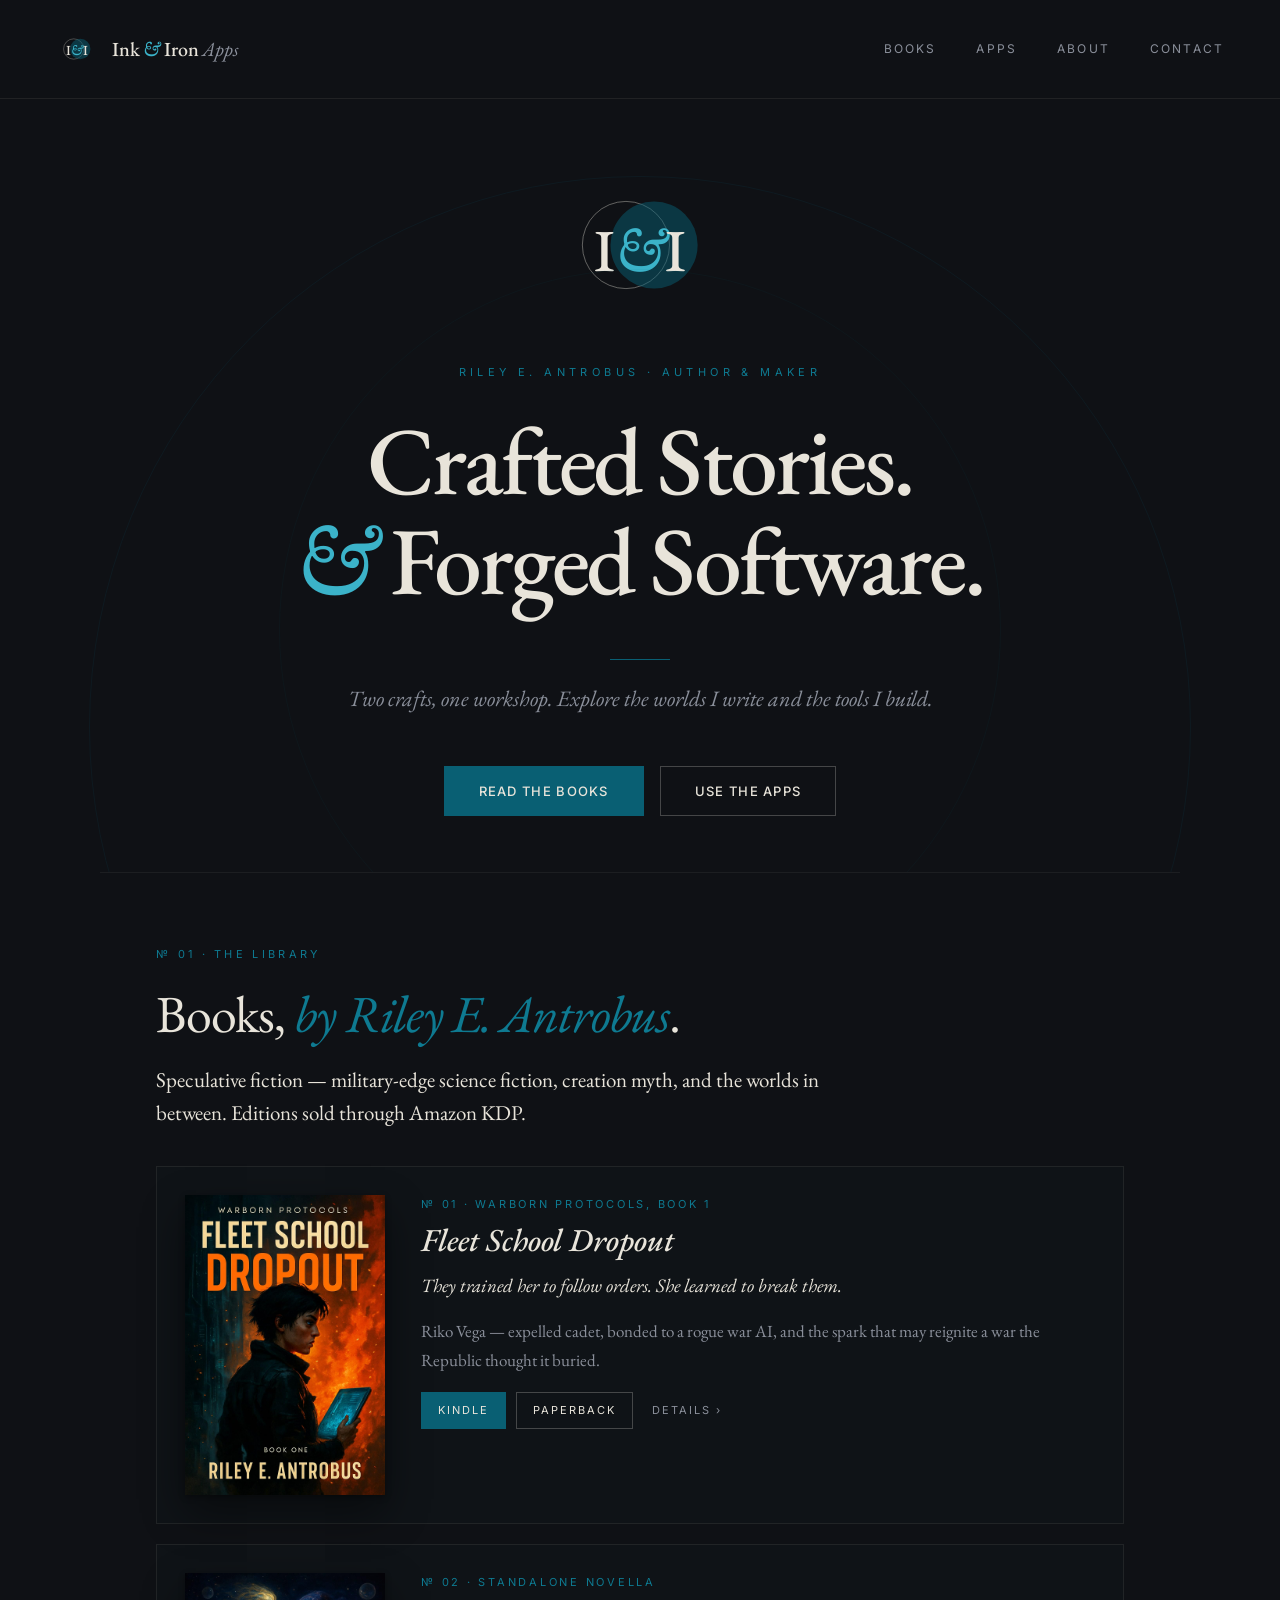
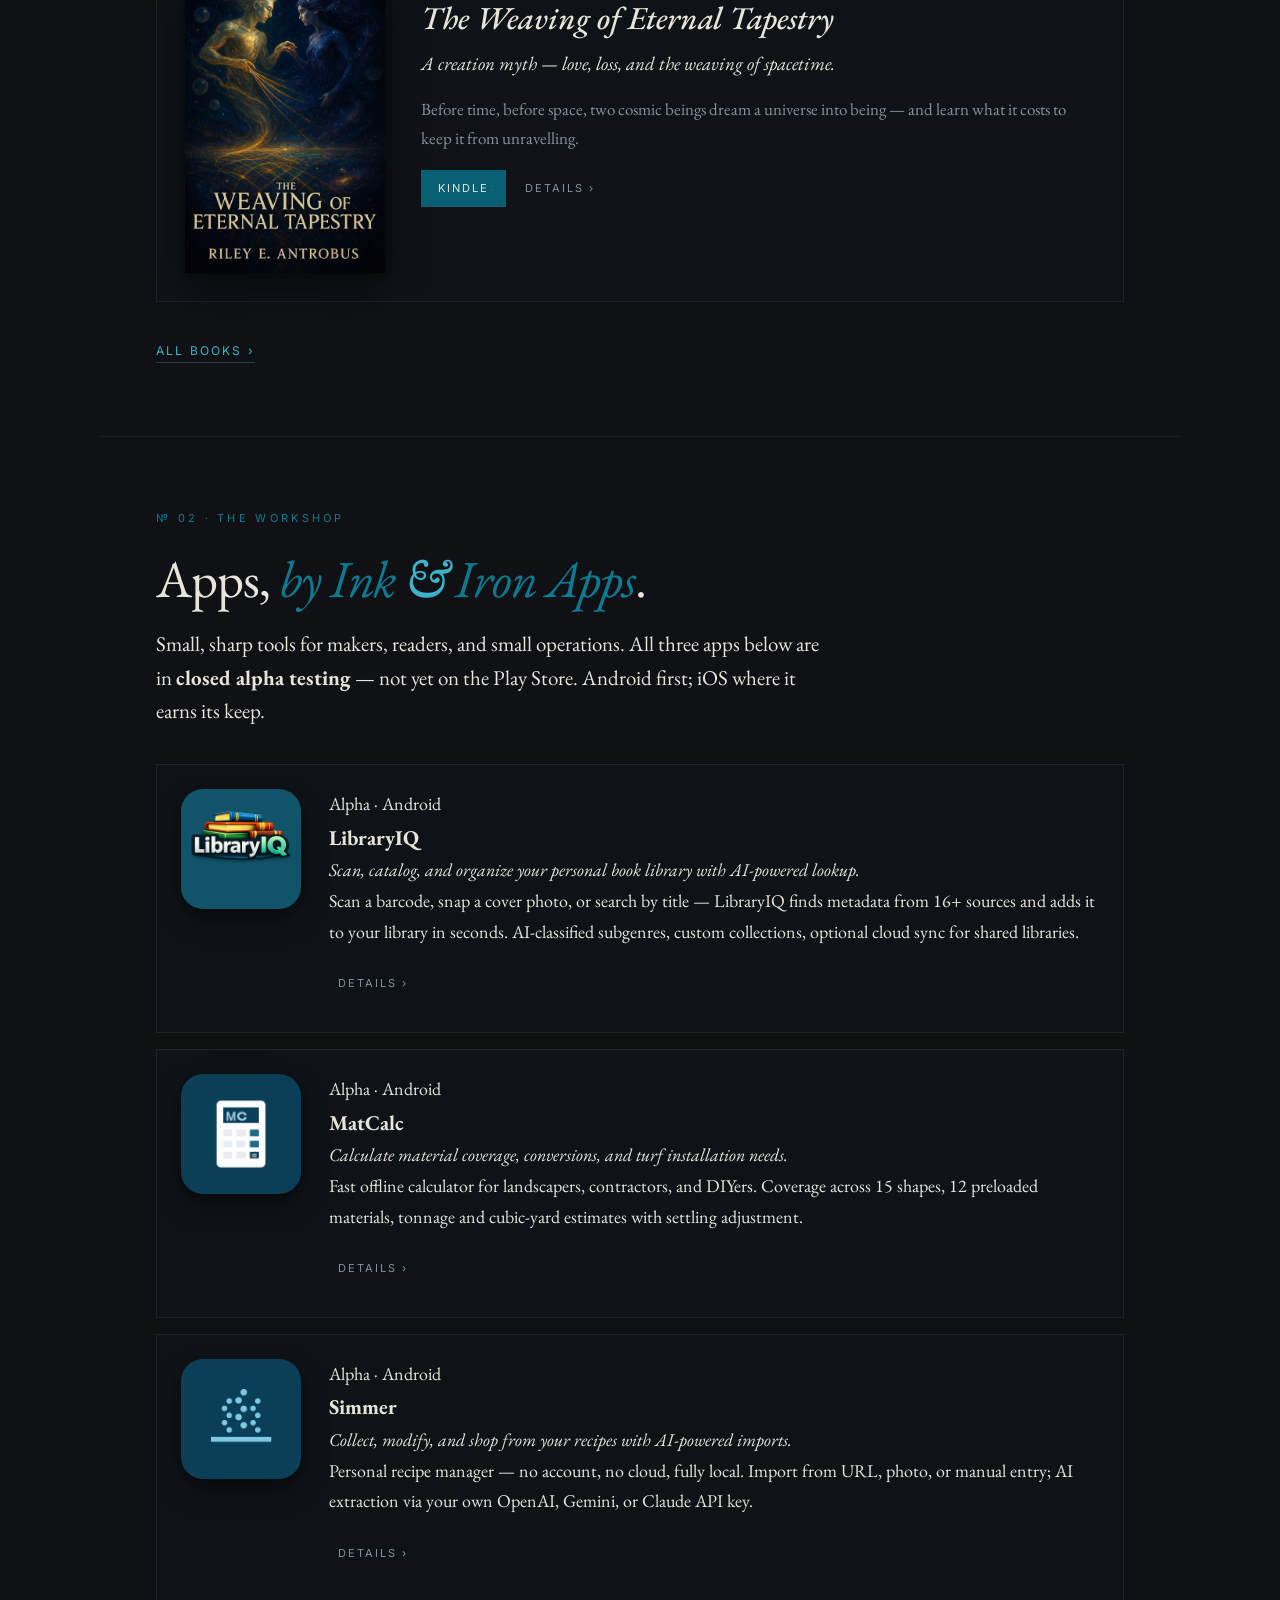
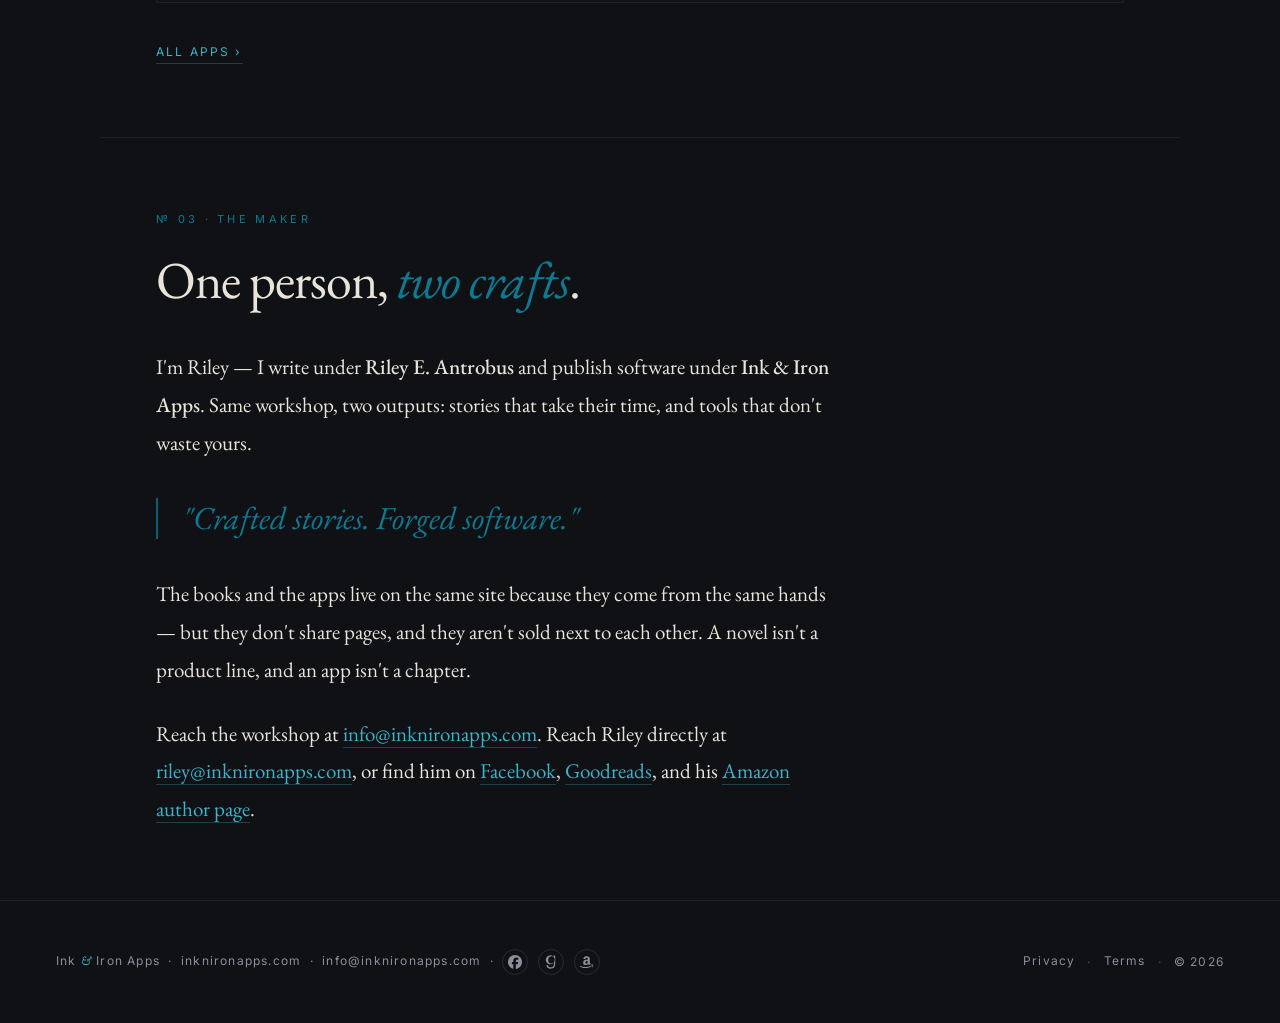
<file: index.html>
<!DOCTYPE html>
<html lang="en">
<head>
<meta charset="UTF-8">
<meta name="viewport" content="width=device-width, initial-scale=1.0">
<title>Riley E. Antrobus — Crafted Stories. Forged Software.</title>
<meta name="description" content="Riley E. Antrobus — author of speculative fiction and creator of Ink & Iron Apps. Books, apps, and the workshop behind both.">
<meta name="author" content="Riley E. Antrobus">
<meta name="keywords" content="Riley E. Antrobus, Warborn Protocols, Fleet School Dropout, The Weaving of Eternal Tapestry, science fiction author, speculative fiction, Ink and Iron Apps, indie author, Android apps">
<link rel="canonical" href="https://inknironapps.com/">

<link rel="icon" href="/favicon.ico" sizes="any">
<link rel="icon" type="image/png" sizes="32x32" href="/favicon-32.png">
<link rel="icon" type="image/png" sizes="16x16" href="/favicon-16.png">
<link rel="icon" type="image/svg+xml" href="/icon.svg">
<link rel="apple-touch-icon" sizes="180x180" href="/apple-touch-icon-180.png">
<link rel="manifest" href="/site.webmanifest">
<meta name="theme-color" content="#0F1115">

<meta property="og:type" content="website">
<meta property="og:url" content="https://inknironapps.com/">
<meta property="og:site_name" content="Riley E. Antrobus">
<meta property="og:locale" content="en_US">
<meta property="og:title" content="Riley E. Antrobus — Crafted Stories. Forged Software.">
<meta property="og:description" content="Books, apps, and the workshop behind both.">
<meta property="og:image" content="https://inknironapps.com/og-image-1200x630.png">
<meta property="og:image:width" content="1200">
<meta property="og:image:height" content="630">
<meta name="twitter:card" content="summary_large_image">
<meta name="twitter:title" content="Riley E. Antrobus — Crafted Stories. Forged Software.">
<meta name="twitter:description" content="Books, apps, and the workshop behind both.">
<meta name="twitter:image" content="https://inknironapps.com/og-image-1200x630.png">

<link href="https://fonts.googleapis.com/css2?family=EB+Garamond:ital,wght@0,400;0,500;0,700;1,400;1,500&family=Inter:wght@300;400;500&display=swap" rel="stylesheet">
<link rel="stylesheet" href="/style.css">

<script type="application/ld+json">
{
  "@context": "https://schema.org",
  "@graph": [
    {
      "@type": "Person",
      "@id": "https://inknironapps.com/#riley",
      "name": "Riley E. Antrobus",
      "url": "https://inknironapps.com/",
      "email": "riley@inknironapps.com",
      "jobTitle": "Author and Software Developer",
      "description": "Author of speculative fiction and creator of Ink & Iron Apps.",
      "sameAs": [
        "https://www.facebook.com/people/Riley-E-Antrobus/61580037872318/",
        "https://www.goodreads.com/author/show/58136422.Riley_E_Antrobus",
        "https://www.amazon.com/author/rileyeantrobus"
      ]
    },
    {
      "@type": "WebSite",
      "@id": "https://inknironapps.com/#website",
      "url": "https://inknironapps.com/",
      "name": "Riley E. Antrobus",
      "description": "Crafted Stories. Forged Software.",
      "publisher": { "@id": "https://inknironapps.com/#riley" },
      "inLanguage": "en-US"
    },
    {
      "@type": "Organization",
      "@id": "https://inknironapps.com/#org",
      "name": "Ink & Iron Apps",
      "url": "https://inknironapps.com/",
      "email": "info@inknironapps.com",
      "logo": "https://inknironapps.com/icon.svg",
      "founder": { "@id": "https://inknironapps.com/#riley" }
    }
  ]
}
</script>
</head>
<body>

<nav>
  <a class="brand-mini" href="/">
    <svg viewBox="0 0 512 512">
      <circle cx="216" cy="256" r="124" fill="none" stroke="#E8E4DA" stroke-width="6" opacity="0.55"/>
      <circle cx="296" cy="256" r="124" fill="#095F73" opacity="0.5"/>
      <text x="256" y="330" font-family="EB Garamond,Georgia,serif" font-weight="500" font-size="170" fill="#E8E4DA" text-anchor="middle" letter-spacing="-2">I<tspan font-style="italic" fill="#3BB3C9" dx="2">&amp;</tspan><tspan dx="2">I</tspan></text>
    </svg>
    <div><b>Ink</b><em>&amp;</em><b>Iron</b> <span class="apps-label">Apps</span></div>
  </a>
  <ul>
    <li><a href="#books">Books</a></li>
    <li><a href="#apps">Apps</a></li>
    <li><a href="#about">About</a></li>
    <li><a href="/contact.html">Contact</a></li>
  </ul>
</nav>

<header class="hero">
  <svg class="hero-mark" viewBox="0 0 512 512">
    <circle cx="216" cy="256" r="124" fill="none" stroke="#E8E4DA" stroke-width="2" opacity="0.55"/>
    <circle cx="296" cy="256" r="124" fill="#095F73" opacity="0.5"/>
    <text x="256" y="330" font-family="EB Garamond,Georgia,serif" font-weight="500" font-size="170" fill="#E8E4DA" text-anchor="middle" letter-spacing="-2">I<tspan font-style="italic" fill="#3BB3C9" dx="2">&amp;</tspan><tspan dx="2">I</tspan></text>
  </svg>
  <div class="eyebrow">Riley E. Antrobus · Author &amp; Maker</div>
  <h1>Crafted Stories.<br><span class="amp">&amp;</span> Forged Software.</h1>
  <div class="rule"></div>
  <p class="tag">Two crafts, one workshop. Explore the worlds I write and the tools I build.</p>
  <div class="cta">
    <a class="btn btn-p" href="#books">Read the Books</a>
    <a class="btn btn-s" href="#apps">Use the Apps</a>
  </div>
</header>

<section id="books">
  <div class="kicker">№ 01 · The Library</div>
  <h2>Books, <em>by Riley E. Antrobus</em>.</h2>
  <p class="lede">Speculative fiction — military-edge science fiction, creation myth, and the worlds in between. Editions sold through Amazon KDP.</p>

  <article class="book-card">
    <a class="book-card-cover" href="/books/warborn-protocols/fleet-school-dropout.html">
      <img src="/images/books/fleet-school-dropout.jpg" alt="Fleet School Dropout cover">
    </a>
    <div class="book-card-body">
      <span class="num">№ 01 · <a href="/books/warborn-protocols/">Warborn Protocols</a>, Book 1</span>
      <h3><a href="/books/warborn-protocols/fleet-school-dropout.html">Fleet School Dropout</a></h3>
      <p class="tagline"><em>They trained her to follow orders. She learned to break them.</em></p>
      <p>Riko Vega — expelled cadet, bonded to a rogue war AI, and the spark that may reignite a war the Republic thought it buried.</p>
      <div class="editions">
        <a class="edition-btn primary" href="https://www.amazon.com/Fleet-School-Dropout-Warborn-Protocols-ebook/dp/B0FL4RQ33D/" rel="noopener">Kindle</a>
        <a class="edition-btn" href="https://www.amazon.com/Fleet-School-Dropout-Warborn-Protocols/dp/B0FMQD6KJW/" rel="noopener">Paperback</a>
        <a class="edition-btn ghost" href="/books/warborn-protocols/fleet-school-dropout.html">Details &rsaquo;</a>
      </div>
    </div>
  </article>

  <article class="book-card">
    <a class="book-card-cover" href="/books/weaving-eternal-tapestry.html">
      <img src="/images/books/weaving-eternal-tapestry.jpg" alt="The Weaving of Eternal Tapestry cover">
    </a>
    <div class="book-card-body">
      <span class="num">№ 02 · Standalone novella</span>
      <h3><a href="/books/weaving-eternal-tapestry.html">The Weaving of Eternal Tapestry</a></h3>
      <p class="tagline"><em>A creation myth — love, loss, and the weaving of spacetime.</em></p>
      <p>Before time, before space, two cosmic beings dream a universe into being — and learn what it costs to keep it from unravelling.</p>
      <div class="editions">
        <a class="edition-btn primary" href="https://www.amazon.com/Weaving-Eternal-Tapestry-Riley-Antrobus-ebook/dp/B0FQ3HWKPW/" rel="noopener">Kindle</a>
        <a class="edition-btn ghost" href="/books/weaving-eternal-tapestry.html">Details &rsaquo;</a>
      </div>
    </div>
  </article>

  <div class="section-foot">
    <a class="link-arrow" href="/books/">All books &rsaquo;</a>
  </div>
</section>

<section id="apps">
  <div class="kicker">№ 02 · The Workshop</div>
  <h2>Apps, <em>by Ink <span class="amp">&amp;</span> Iron Apps</em>.</h2>
  <p class="lede">Small, sharp tools for makers, readers, and small operations. All three apps below are in <strong>closed alpha testing</strong> — not yet on the Play Store. Android first; iOS where it earns its keep.</p>

  <article class="app-card">
    <div class="app-card-icon">
      <img src="/images/apps/libraryiq.png" alt="LibraryIQ icon">
    </div>
    <div class="app-card-body">
      <span class="num">Alpha · Android</span>
      <h3><a href="/apps/libraryiq.html">LibraryIQ</a></h3>
      <p class="tagline"><em>Scan, catalog, and organize your personal book library with AI-powered lookup.</em></p>
      <p>Scan a barcode, snap a cover photo, or search by title — LibraryIQ finds metadata from 16+ sources and adds it to your library in seconds. AI-classified subgenres, custom collections, optional cloud sync for shared libraries.</p>
      <div class="editions">
        <a class="edition-btn ghost" href="/apps/libraryiq.html">Details &rsaquo;</a>
      </div>
    </div>
  </article>

  <article class="app-card">
    <div class="app-card-icon">
      <img src="/images/apps/matcalc.png" alt="MatCalc icon">
    </div>
    <div class="app-card-body">
      <span class="num">Alpha · Android</span>
      <h3><a href="/apps/matcalc.html">MatCalc</a></h3>
      <p class="tagline"><em>Calculate material coverage, conversions, and turf installation needs.</em></p>
      <p>Fast offline calculator for landscapers, contractors, and DIYers. Coverage across 15 shapes, 12 preloaded materials, tonnage and cubic-yard estimates with settling adjustment.</p>
      <div class="editions">
        <a class="edition-btn ghost" href="/apps/matcalc.html">Details &rsaquo;</a>
      </div>
    </div>
  </article>

  <article class="app-card">
    <div class="app-card-icon">
      <img src="/images/apps/simmer.png" alt="Simmer icon">
    </div>
    <div class="app-card-body">
      <span class="num">Alpha · Android</span>
      <h3><a href="/apps/simmer.html">Simmer</a></h3>
      <p class="tagline"><em>Collect, modify, and shop from your recipes with AI-powered imports.</em></p>
      <p>Personal recipe manager — no account, no cloud, fully local. Import from URL, photo, or manual entry; AI extraction via your own OpenAI, Gemini, or Claude API key.</p>
      <div class="editions">
        <a class="edition-btn ghost" href="/apps/simmer.html">Details &rsaquo;</a>
      </div>
    </div>
  </article>

  <div class="section-foot">
    <a class="link-arrow" href="/apps/">All apps &rsaquo;</a>
  </div>
</section>

<section id="about">
  <div class="kicker">№ 03 · The Maker</div>
  <h2>One person, <em>two crafts</em>.</h2>
  <div class="essay">
    <p>I'm Riley — I write under <strong>Riley E. Antrobus</strong> and publish software under <strong>Ink &amp; Iron Apps</strong>. Same workshop, two outputs: stories that take their time, and tools that don't waste yours.</p>
    <p class="pull">"Crafted stories. Forged software."</p>
    <p>The books and the apps live on the same site because they come from the same hands — but they don't share pages, and they aren't sold next to each other. A novel isn't a product line, and an app isn't a chapter.</p>
    <p>Reach the workshop at <a href="mailto:info@inknironapps.com">info@inknironapps.com</a>. Reach Riley directly at <a href="mailto:riley@inknironapps.com">riley@inknironapps.com</a>, or find him on <a href="https://www.facebook.com/people/Riley-E-Antrobus/61580037872318/" rel="noopener">Facebook</a>, <a href="https://www.goodreads.com/author/show/58136422.Riley_E_Antrobus" rel="noopener">Goodreads</a>, and his <a href="https://www.amazon.com/author/rileyeantrobus" rel="noopener">Amazon author page</a>.</p>
  </div>
</section>

<footer>
  <div>Ink <span class="amp">&amp;</span> Iron Apps &nbsp;·&nbsp; <a href="https://inknironapps.com">inknironapps.com</a> &nbsp;·&nbsp; <a href="mailto:info@inknironapps.com">info@inknironapps.com</a> &nbsp;·&nbsp; <span class="footer-socials"><a href="https://www.facebook.com/people/Riley-E-Antrobus/61580037872318/" rel="noopener" aria-label="Facebook on Facebook" title="Facebook"><svg viewBox="0 0 24 24" width="14" height="14" fill="currentColor" aria-hidden="true"><path d="M9.101 23.691v-7.98H6.627v-3.667h2.474v-1.58c0-4.085 1.848-5.978 5.858-5.978.401 0 .955.042 1.468.103a8.68 8.68 0 0 1 1.141.195v3.325a8.623 8.623 0 0 0-.653-.036 26.805 26.805 0 0 0-.733-.009c-.707 0-1.259.096-1.675.309a1.686 1.686 0 0 0-.679.622c-.258.42-.374.995-.374 1.752v1.297h3.919l-.386 2.103-.287 1.564h-3.246v8.245C19.396 23.238 24 18.179 24 12.044c0-6.627-5.373-12-12-12s-12 5.373-12 12c0 5.628 3.874 10.35 9.101 11.647Z"/></svg></a><a href="https://www.goodreads.com/author/show/58136422.Riley_E_Antrobus" rel="noopener" aria-label="Riley E. Antrobus on Goodreads" title="Goodreads"><svg viewBox="0 0 24 24" width="14" height="14" fill="currentColor" aria-hidden="true"><path d="M11.43 23.995c-3.608-.208-6.274-2.077-7.062-4.929-.151-.55-.244-1.7-.144-1.794.031-.03.527-.075 1.42-.131l.788-.048.043.21c.219 1.07.473 1.652.997 2.286.692.837 1.704 1.355 3.099 1.587.624.103 2.022.046 2.638-.109 1.609-.404 2.713-1.317 3.336-2.758.464-1.073.594-1.904.652-4.157l.046-1.776-.226.41c-.94 1.71-2.732 2.851-4.913 3.13-3.388.433-6.652-1.234-8.041-4.107-2.198-4.547.165-9.864 4.933-11.101.674-.175 2.052-.245 2.79-.142 1.704.237 3.171 1.005 4.241 2.22.219.249.413.451.43.448.018-.003.034-.555.037-1.226l.005-1.221h2.71l-.004 7.675c-.003 7.234-.016 7.762-.221 8.92-.535 3.034-2.379 4.992-5.249 5.573-.628.127-2.354.221-2.949.16zm2.012-9.46c2.487-.358 4.181-2.054 4.685-4.689.143-.748.135-2.484-.014-3.242-.535-2.69-2.421-4.469-4.92-4.642-3.453-.236-5.961 2.476-5.961 6.456 0 2.604 1.097 4.658 2.948 5.515.984.456 2.121.605 3.262.616z"/></svg></a><a href="https://www.amazon.com/author/rileyeantrobus" rel="noopener" aria-label="Riley E. Antrobus on Amazon" title="Amazon Author Page"><svg viewBox="0 0 24 24" width="14" height="14" fill="currentColor" aria-hidden="true"><path d="M15.93 17.09c-.18.16-.43.17-.63.06-.89-.74-1.05-1.08-1.54-1.79-1.47 1.5-2.51 1.95-4.42 1.95-2.25 0-4.01-1.39-4.01-4.17 0-2.18 1.17-3.64 2.86-4.38 1.46-.64 3.49-.76 5.04-.93V7.5c0-.66.05-1.41-.33-1.96-.32-.49-.95-.7-1.5-.7-1.02 0-1.93.52-2.15 1.61-.05.24-.25.48-.47.49l-2.6-.28c-.22-.05-.46-.22-.4-.56C6.27 2.91 9.1 2 11.6 2c1.32 0 3.04.35 4.07 1.34C16.94 4.57 16.81 6.21 16.81 8v4.17c0 1.25.52 1.81 1 2.49.17.25.21.54-.01.72-.54.46-1.5 1.29-2.03 1.76M13.23 10.7v-.55c-1.94 0-3.99.41-3.99 2.71 0 1.16.6 1.95 1.63 1.95.76 0 1.43-.46 1.86-1.22.53-.93.5-1.81.5-2.89m6.9 8.42c-2.93 2.16-7.18 3.31-10.83 3.31-5.12 0-9.74-1.89-13.23-5.04-.27-.25-.03-.59.3-.4 3.78 2.2 8.45 3.52 13.27 3.52 3.25 0 6.81-.67 10.09-2.06.5-.21.91.32.4.69m1.21-1.39c-.37-.48-2.47-.23-3.41-.11-.28.03-.32-.21-.06-.4 1.67-1.17 4.41-.83 4.73-.44.32.4-.09 3.14-1.66 4.45-.24.2-.47.09-.36-.17.34-.85 1.13-2.84.76-3.33z"/></svg></a></span></div>
  <div class="footer-legal">
    <a href="/privacy-policy.html">Privacy</a>
    <span class="sep">·</span>
    <a href="/terms.html">Terms</a>
    <span class="sep">·</span>
    <span>&copy; 2026</span>
  </div>
</footer>

</body>
</html>
</file>
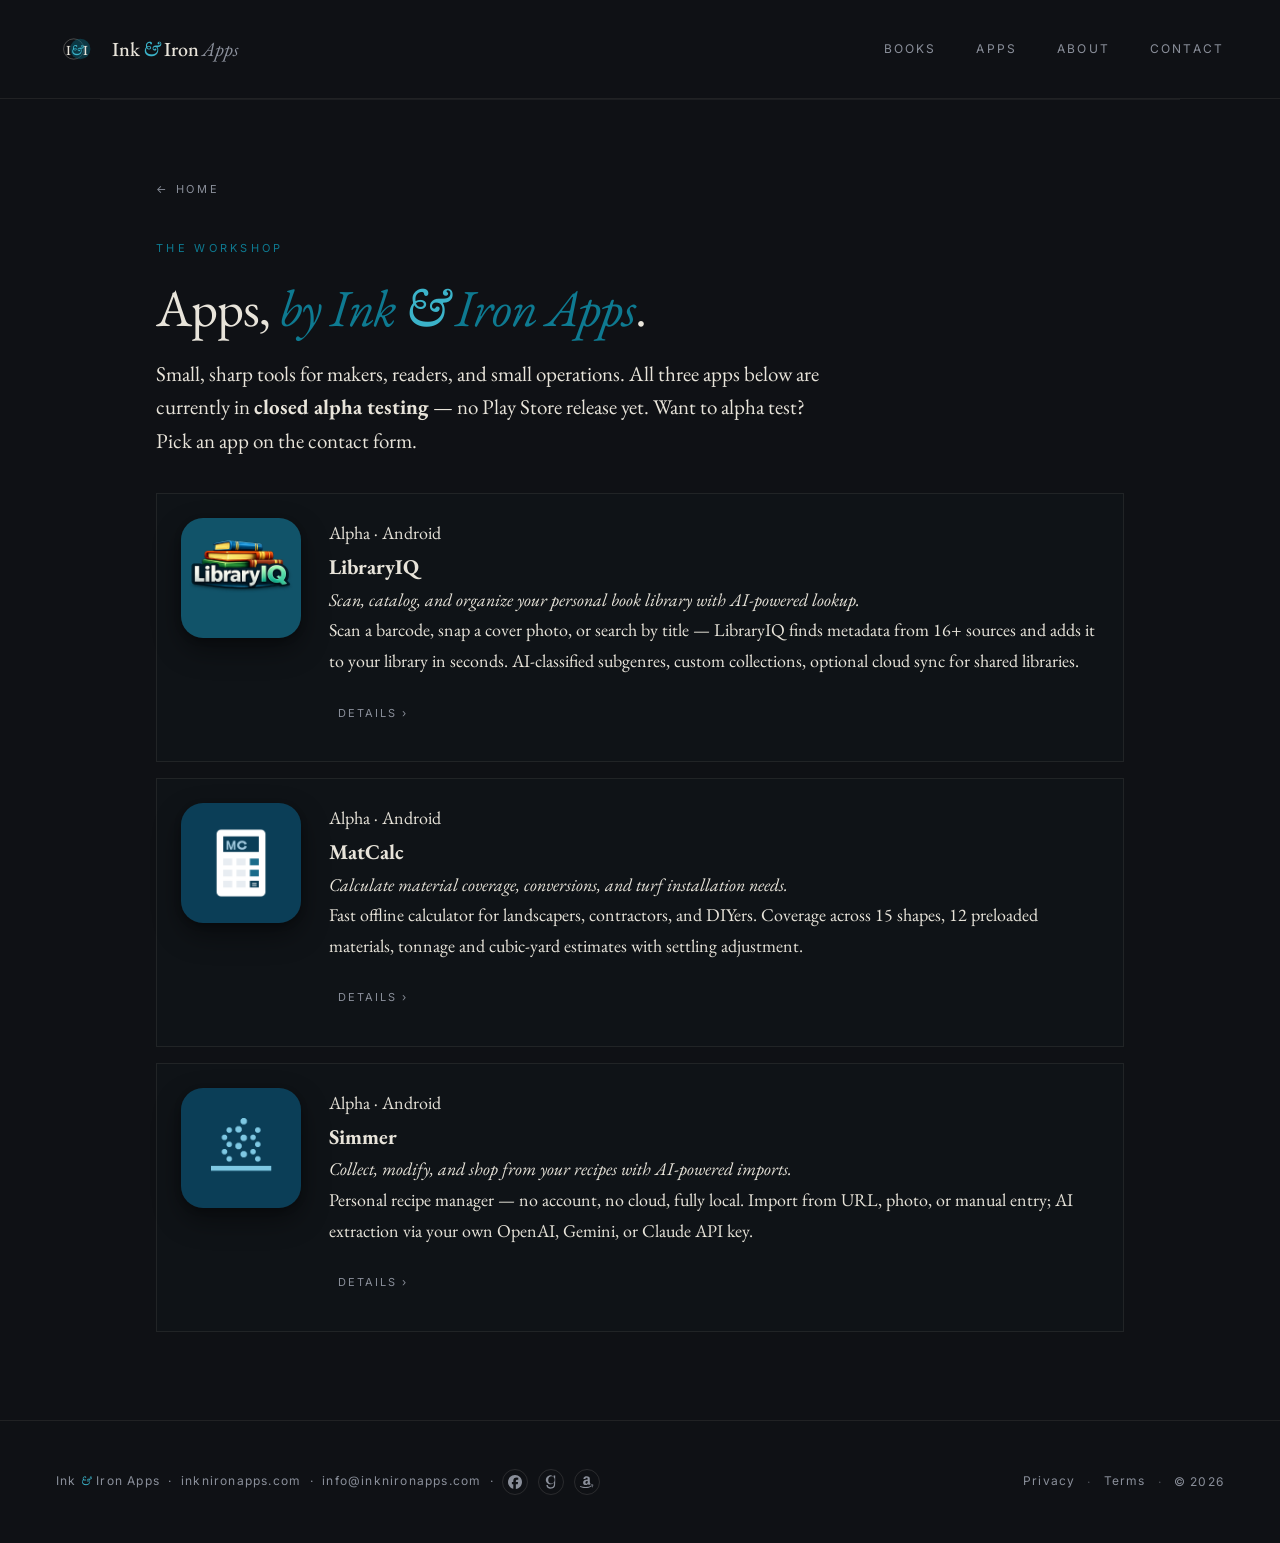
<file: apps/index.html>
<!DOCTYPE html>
<html lang="en">
<head>
<meta charset="UTF-8">
<meta name="viewport" content="width=device-width, initial-scale=1.0">
<title>Apps — Ink &amp; Iron Apps</title>
<meta name="description" content="The full catalogue of apps by Ink & Iron Apps — small, sharp tools for makers, readers, and small operations. All in closed alpha testing.">
<meta name="author" content="Riley E. Antrobus">
<meta name="keywords" content="Ink and Iron Apps, LibraryIQ, MatCalc, Simmer, Android apps, indie apps, Riley E. Antrobus">
<link rel="canonical" href="https://inknironapps.com/apps/">

<link rel="icon" href="/favicon.ico" sizes="any">
<link rel="icon" type="image/png" sizes="32x32" href="/favicon-32.png">
<link rel="icon" type="image/png" sizes="16x16" href="/favicon-16.png">
<link rel="icon" type="image/svg+xml" href="/icon.svg">
<link rel="apple-touch-icon" sizes="180x180" href="/apple-touch-icon-180.png">
<link rel="manifest" href="/site.webmanifest">
<meta name="theme-color" content="#0F1115">

<meta property="og:type" content="website">
<meta property="og:url" content="https://inknironapps.com/apps/">
<meta property="og:site_name" content="Ink & Iron Apps">
<meta property="og:locale" content="en_US">
<meta property="og:title" content="Apps — Ink & Iron Apps">
<meta property="og:description" content="Small, sharp tools for makers, readers, and small operations.">
<meta property="og:image" content="https://inknironapps.com/og-image-1200x630.png">
<meta property="og:image:width" content="1200">
<meta property="og:image:height" content="630">
<meta name="twitter:card" content="summary_large_image">
<meta name="twitter:title" content="Apps — Ink & Iron Apps">
<meta name="twitter:description" content="Small, sharp tools for makers, readers, and small operations.">
<meta name="twitter:image" content="https://inknironapps.com/og-image-1200x630.png">

<link href="https://fonts.googleapis.com/css2?family=EB+Garamond:ital,wght@0,400;0,500;0,700;1,400;1,500&family=Inter:wght@300;400;500&display=swap" rel="stylesheet">
<link rel="stylesheet" href="/style.css">

<script type="application/ld+json">
{
  "@context": "https://schema.org",
  "@type": "BreadcrumbList",
  "itemListElement": [
    { "@type": "ListItem", "position": 1, "name": "Home", "item": "https://inknironapps.com/" },
    { "@type": "ListItem", "position": 2, "name": "Apps", "item": "https://inknironapps.com/apps/" }
  ]
}
</script>
<script type="application/ld+json">
{
  "@context": "https://schema.org",
  "@type": "CollectionPage",
  "name": "Apps by Ink & Iron Apps",
  "url": "https://inknironapps.com/apps/",
  "publisher": {
    "@type": "Organization",
    "name": "Ink & Iron Apps",
    "url": "https://inknironapps.com/"
  },
  "hasPart": [
    { "@type": "SoftwareApplication", "name": "LibraryIQ", "url": "https://inknironapps.com/apps/libraryiq.html", "operatingSystem": "Android", "applicationCategory": "BookApplication" },
    { "@type": "SoftwareApplication", "name": "MatCalc", "url": "https://inknironapps.com/apps/matcalc.html", "operatingSystem": "Android", "applicationCategory": "UtilitiesApplication" },
    { "@type": "SoftwareApplication", "name": "Simmer", "url": "https://inknironapps.com/apps/simmer.html", "operatingSystem": "Android", "applicationCategory": "LifestyleApplication" }
  ]
}
</script>
</head>
<body>

<nav>
  <a class="brand-mini" href="/">
    <svg viewBox="0 0 512 512">
      <circle cx="216" cy="256" r="124" fill="none" stroke="#E8E4DA" stroke-width="6" opacity="0.55"/>
      <circle cx="296" cy="256" r="124" fill="#095F73" opacity="0.5"/>
      <text x="256" y="330" font-family="EB Garamond,Georgia,serif" font-weight="500" font-size="170" fill="#E8E4DA" text-anchor="middle" letter-spacing="-2">I<tspan font-style="italic" fill="#3BB3C9" dx="2">&amp;</tspan><tspan dx="2">I</tspan></text>
    </svg>
    <div><b>Ink</b><em>&amp;</em><b>Iron</b> <span class="apps-label">Apps</span></div>
  </a>
  <ul>
    <li><a href="/#books">Books</a></li>
    <li><a href="/#apps">Apps</a></li>
    <li><a href="/#about">About</a></li>
    <li><a href="/contact.html">Contact</a></li>
  </ul>
</nav>

<section class="books-index">
  <a class="back-link" href="/">&larr; Home</a>
  <div class="kicker">The Workshop</div>
  <h2>Apps, <em>by Ink <span class="amp">&amp;</span> Iron Apps</em>.</h2>
  <p class="lede">Small, sharp tools for makers, readers, and small operations. All three apps below are currently in <strong>closed alpha testing</strong> — no Play Store release yet. Want to alpha test? <a href="/contact.html?topic=general">Pick an app on the contact form</a>.</p>

  <article class="app-card">
    <div class="app-card-icon"><img src="/images/apps/libraryiq.png" alt="LibraryIQ icon"></div>
    <div class="app-card-body">
      <span class="num">Alpha · Android</span>
      <h3><a href="/apps/libraryiq.html">LibraryIQ</a></h3>
      <p class="tagline"><em>Scan, catalog, and organize your personal book library with AI-powered lookup.</em></p>
      <p>Scan a barcode, snap a cover photo, or search by title — LibraryIQ finds metadata from 16+ sources and adds it to your library in seconds. AI-classified subgenres, custom collections, optional cloud sync for shared libraries.</p>
      <div class="editions">
        <a class="edition-btn ghost" href="/apps/libraryiq.html">Details &rsaquo;</a>
      </div>
    </div>
  </article>

  <article class="app-card">
    <div class="app-card-icon"><img src="/images/apps/matcalc.png" alt="MatCalc icon"></div>
    <div class="app-card-body">
      <span class="num">Alpha · Android</span>
      <h3><a href="/apps/matcalc.html">MatCalc</a></h3>
      <p class="tagline"><em>Calculate material coverage, conversions, and turf installation needs.</em></p>
      <p>Fast offline calculator for landscapers, contractors, and DIYers. Coverage across 15 shapes, 12 preloaded materials, tonnage and cubic-yard estimates with settling adjustment.</p>
      <div class="editions">
        <a class="edition-btn ghost" href="/apps/matcalc.html">Details &rsaquo;</a>
      </div>
    </div>
  </article>

  <article class="app-card">
    <div class="app-card-icon"><img src="/images/apps/simmer.png" alt="Simmer icon"></div>
    <div class="app-card-body">
      <span class="num">Alpha · Android</span>
      <h3><a href="/apps/simmer.html">Simmer</a></h3>
      <p class="tagline"><em>Collect, modify, and shop from your recipes with AI-powered imports.</em></p>
      <p>Personal recipe manager — no account, no cloud, fully local. Import from URL, photo, or manual entry; AI extraction via your own OpenAI, Gemini, or Claude API key.</p>
      <div class="editions">
        <a class="edition-btn ghost" href="/apps/simmer.html">Details &rsaquo;</a>
      </div>
    </div>
  </article>
</section>

<footer>
  <div>Ink <span class="amp">&amp;</span> Iron Apps &nbsp;·&nbsp; <a href="https://inknironapps.com">inknironapps.com</a> &nbsp;·&nbsp; <a href="mailto:info@inknironapps.com">info@inknironapps.com</a> &nbsp;·&nbsp; <span class="footer-socials"><a href="https://www.facebook.com/people/Riley-E-Antrobus/61580037872318/" rel="noopener" aria-label="Facebook on Facebook" title="Facebook"><svg viewBox="0 0 24 24" width="14" height="14" fill="currentColor" aria-hidden="true"><path d="M9.101 23.691v-7.98H6.627v-3.667h2.474v-1.58c0-4.085 1.848-5.978 5.858-5.978.401 0 .955.042 1.468.103a8.68 8.68 0 0 1 1.141.195v3.325a8.623 8.623 0 0 0-.653-.036 26.805 26.805 0 0 0-.733-.009c-.707 0-1.259.096-1.675.309a1.686 1.686 0 0 0-.679.622c-.258.42-.374.995-.374 1.752v1.297h3.919l-.386 2.103-.287 1.564h-3.246v8.245C19.396 23.238 24 18.179 24 12.044c0-6.627-5.373-12-12-12s-12 5.373-12 12c0 5.628 3.874 10.35 9.101 11.647Z"/></svg></a><a href="https://www.goodreads.com/author/show/58136422.Riley_E_Antrobus" rel="noopener" aria-label="Riley E. Antrobus on Goodreads" title="Goodreads"><svg viewBox="0 0 24 24" width="14" height="14" fill="currentColor" aria-hidden="true"><path d="M11.43 23.995c-3.608-.208-6.274-2.077-7.062-4.929-.151-.55-.244-1.7-.144-1.794.031-.03.527-.075 1.42-.131l.788-.048.043.21c.219 1.07.473 1.652.997 2.286.692.837 1.704 1.355 3.099 1.587.624.103 2.022.046 2.638-.109 1.609-.404 2.713-1.317 3.336-2.758.464-1.073.594-1.904.652-4.157l.046-1.776-.226.41c-.94 1.71-2.732 2.851-4.913 3.13-3.388.433-6.652-1.234-8.041-4.107-2.198-4.547.165-9.864 4.933-11.101.674-.175 2.052-.245 2.79-.142 1.704.237 3.171 1.005 4.241 2.22.219.249.413.451.43.448.018-.003.034-.555.037-1.226l.005-1.221h2.71l-.004 7.675c-.003 7.234-.016 7.762-.221 8.92-.535 3.034-2.379 4.992-5.249 5.573-.628.127-2.354.221-2.949.16zm2.012-9.46c2.487-.358 4.181-2.054 4.685-4.689.143-.748.135-2.484-.014-3.242-.535-2.69-2.421-4.469-4.92-4.642-3.453-.236-5.961 2.476-5.961 6.456 0 2.604 1.097 4.658 2.948 5.515.984.456 2.121.605 3.262.616z"/></svg></a><a href="https://www.amazon.com/author/rileyeantrobus" rel="noopener" aria-label="Riley E. Antrobus on Amazon" title="Amazon Author Page"><svg viewBox="0 0 24 24" width="14" height="14" fill="currentColor" aria-hidden="true"><path d="M15.93 17.09c-.18.16-.43.17-.63.06-.89-.74-1.05-1.08-1.54-1.79-1.47 1.5-2.51 1.95-4.42 1.95-2.25 0-4.01-1.39-4.01-4.17 0-2.18 1.17-3.64 2.86-4.38 1.46-.64 3.49-.76 5.04-.93V7.5c0-.66.05-1.41-.33-1.96-.32-.49-.95-.7-1.5-.7-1.02 0-1.93.52-2.15 1.61-.05.24-.25.48-.47.49l-2.6-.28c-.22-.05-.46-.22-.4-.56C6.27 2.91 9.1 2 11.6 2c1.32 0 3.04.35 4.07 1.34C16.94 4.57 16.81 6.21 16.81 8v4.17c0 1.25.52 1.81 1 2.49.17.25.21.54-.01.72-.54.46-1.5 1.29-2.03 1.76M13.23 10.7v-.55c-1.94 0-3.99.41-3.99 2.71 0 1.16.6 1.95 1.63 1.95.76 0 1.43-.46 1.86-1.22.53-.93.5-1.81.5-2.89m6.9 8.42c-2.93 2.16-7.18 3.31-10.83 3.31-5.12 0-9.74-1.89-13.23-5.04-.27-.25-.03-.59.3-.4 3.78 2.2 8.45 3.52 13.27 3.52 3.25 0 6.81-.67 10.09-2.06.5-.21.91.32.4.69m1.21-1.39c-.37-.48-2.47-.23-3.41-.11-.28.03-.32-.21-.06-.4 1.67-1.17 4.41-.83 4.73-.44.32.4-.09 3.14-1.66 4.45-.24.2-.47.09-.36-.17.34-.85 1.13-2.84.76-3.33z"/></svg></a></span></div>
  <div class="footer-legal">
    <a href="/privacy-policy.html">Privacy</a>
    <span class="sep">·</span>
    <a href="/terms.html">Terms</a>
    <span class="sep">·</span>
    <span>&copy; 2026</span>
  </div>
</footer>

</body>
</html>
</file>
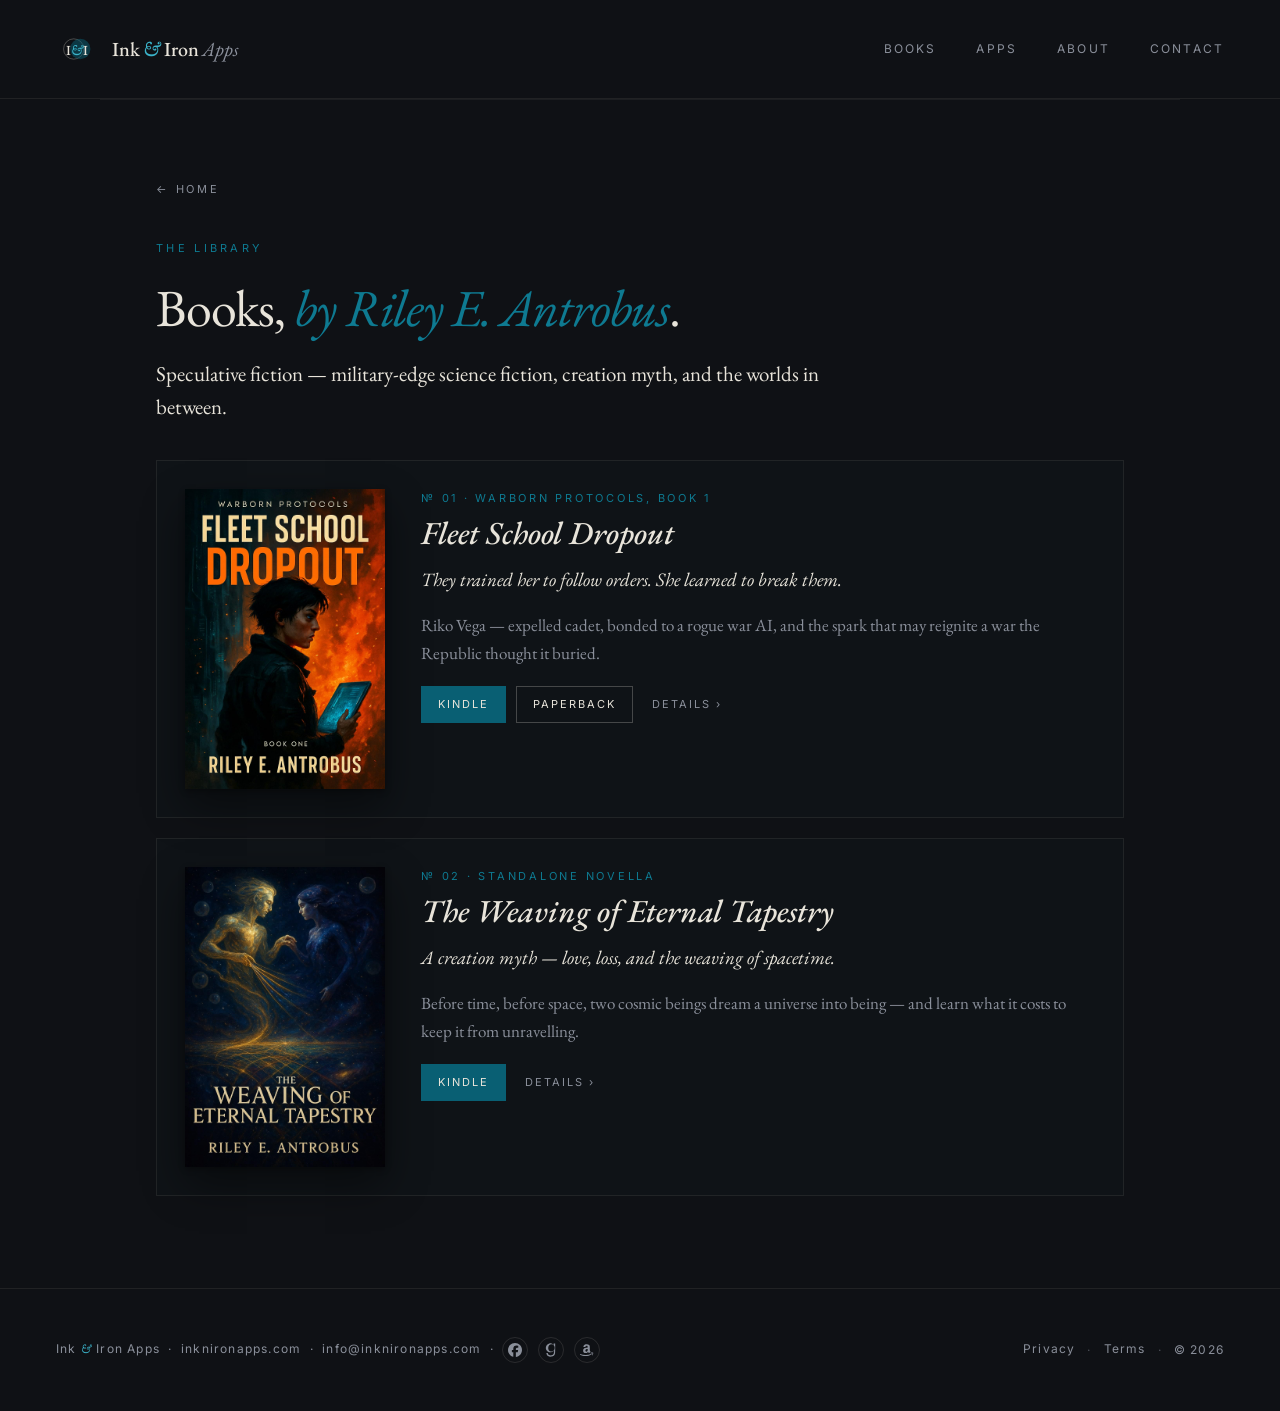
<file: books/index.html>
<!DOCTYPE html>
<html lang="en">
<head>
<meta charset="UTF-8">
<meta name="viewport" content="width=device-width, initial-scale=1.0">
<title>Books — Riley E. Antrobus</title>
<meta name="description" content="The full library of books by Riley E. Antrobus — speculative fiction, novellas, and series.">
<meta name="author" content="Riley E. Antrobus">
<meta name="keywords" content="Riley E. Antrobus books, Warborn Protocols, Fleet School Dropout, The Weaving of Eternal Tapestry, science fiction novels, speculative fiction">
<link rel="canonical" href="https://inknironapps.com/books/">

<link rel="icon" href="/favicon.ico" sizes="any">
<link rel="icon" type="image/png" sizes="32x32" href="/favicon-32.png">
<link rel="icon" type="image/png" sizes="16x16" href="/favicon-16.png">
<link rel="icon" type="image/svg+xml" href="/icon.svg">
<link rel="apple-touch-icon" sizes="180x180" href="/apple-touch-icon-180.png">
<link rel="manifest" href="/site.webmanifest">
<meta name="theme-color" content="#0F1115">

<meta property="og:type" content="website">
<meta property="og:url" content="https://inknironapps.com/books/">
<meta property="og:site_name" content="Riley E. Antrobus">
<meta property="og:locale" content="en_US">
<meta property="og:title" content="Books — Riley E. Antrobus">
<meta property="og:description" content="The full library of books by Riley E. Antrobus.">
<meta property="og:image" content="https://inknironapps.com/og-image-1200x630.png">
<meta property="og:image:width" content="1200">
<meta property="og:image:height" content="630">
<meta name="twitter:card" content="summary_large_image">
<meta name="twitter:title" content="Books — Riley E. Antrobus">
<meta name="twitter:description" content="The full library of books by Riley E. Antrobus.">
<meta name="twitter:image" content="https://inknironapps.com/og-image-1200x630.png">

<link href="https://fonts.googleapis.com/css2?family=EB+Garamond:ital,wght@0,400;0,500;0,700;1,400;1,500&family=Inter:wght@300;400;500&display=swap" rel="stylesheet">
<link rel="stylesheet" href="/style.css">

<script type="application/ld+json">
{
  "@context": "https://schema.org",
  "@type": "BreadcrumbList",
  "itemListElement": [
    { "@type": "ListItem", "position": 1, "name": "Home", "item": "https://inknironapps.com/" },
    { "@type": "ListItem", "position": 2, "name": "Books", "item": "https://inknironapps.com/books/" }
  ]
}
</script>
<script type="application/ld+json">
{
  "@context": "https://schema.org",
  "@type": "CollectionPage",
  "name": "Books by Riley E. Antrobus",
  "url": "https://inknironapps.com/books/",
  "author": {
    "@type": "Person",
    "name": "Riley E. Antrobus",
    "url": "https://inknironapps.com/"
  },
  "hasPart": [
    {
      "@type": "Book",
      "name": "Fleet School Dropout",
      "url": "https://inknironapps.com/books/warborn-protocols/fleet-school-dropout.html",
      "author": { "@type": "Person", "name": "Riley E. Antrobus" }
    },
    {
      "@type": "Book",
      "name": "The Weaving of Eternal Tapestry",
      "url": "https://inknironapps.com/books/weaving-eternal-tapestry.html",
      "author": { "@type": "Person", "name": "Riley E. Antrobus" }
    }
  ]
}
</script>
</head>
<body>

<nav>
  <a class="brand-mini" href="/">
    <svg viewBox="0 0 512 512">
      <circle cx="216" cy="256" r="124" fill="none" stroke="#E8E4DA" stroke-width="6" opacity="0.55"/>
      <circle cx="296" cy="256" r="124" fill="#095F73" opacity="0.5"/>
      <text x="256" y="330" font-family="EB Garamond,Georgia,serif" font-weight="500" font-size="170" fill="#E8E4DA" text-anchor="middle" letter-spacing="-2">I<tspan font-style="italic" fill="#3BB3C9" dx="2">&amp;</tspan><tspan dx="2">I</tspan></text>
    </svg>
    <div><b>Ink</b><em>&amp;</em><b>Iron</b> <span class="apps-label">Apps</span></div>
  </a>
  <ul>
    <li><a href="/#books">Books</a></li>
    <li><a href="/#apps">Apps</a></li>
    <li><a href="/#about">About</a></li>
    <li><a href="/contact.html">Contact</a></li>
  </ul>
</nav>

<section class="books-index">
  <a class="back-link" href="/">&larr; Home</a>
  <div class="kicker">The Library</div>
  <h2>Books, <em>by Riley E. Antrobus</em>.</h2>
  <p class="lede">Speculative fiction — military-edge science fiction, creation myth, and the worlds in between.</p>

  <article class="book-card">
    <a class="book-card-cover" href="/books/warborn-protocols/fleet-school-dropout.html">
      <img src="/images/books/fleet-school-dropout.jpg" alt="Fleet School Dropout cover">
    </a>
    <div class="book-card-body">
      <span class="num">№ 01 · <a href="/books/warborn-protocols/">Warborn Protocols</a>, Book 1</span>
      <h3><a href="/books/warborn-protocols/fleet-school-dropout.html">Fleet School Dropout</a></h3>
      <p class="tagline"><em>They trained her to follow orders. She learned to break them.</em></p>
      <p>Riko Vega — expelled cadet, bonded to a rogue war AI, and the spark that may reignite a war the Republic thought it buried.</p>
      <div class="editions">
        <a class="edition-btn primary" href="https://www.amazon.com/Fleet-School-Dropout-Warborn-Protocols-ebook/dp/B0FL4RQ33D/" rel="noopener">Kindle</a>
        <a class="edition-btn" href="https://www.amazon.com/Fleet-School-Dropout-Warborn-Protocols/dp/B0FMQD6KJW/" rel="noopener">Paperback</a>
        <a class="edition-btn ghost" href="/books/warborn-protocols/fleet-school-dropout.html">Details &rsaquo;</a>
      </div>
    </div>
  </article>

  <article class="book-card">
    <a class="book-card-cover" href="/books/weaving-eternal-tapestry.html">
      <img src="/images/books/weaving-eternal-tapestry.jpg" alt="The Weaving of Eternal Tapestry cover">
    </a>
    <div class="book-card-body">
      <span class="num">№ 02 · Standalone novella</span>
      <h3><a href="/books/weaving-eternal-tapestry.html">The Weaving of Eternal Tapestry</a></h3>
      <p class="tagline"><em>A creation myth — love, loss, and the weaving of spacetime.</em></p>
      <p>Before time, before space, two cosmic beings dream a universe into being — and learn what it costs to keep it from unravelling.</p>
      <div class="editions">
        <a class="edition-btn primary" href="https://www.amazon.com/Weaving-Eternal-Tapestry-Riley-Antrobus-ebook/dp/B0FQ3HWKPW/" rel="noopener">Kindle</a>
        <a class="edition-btn ghost" href="/books/weaving-eternal-tapestry.html">Details &rsaquo;</a>
      </div>
    </div>
  </article>
</section>

<footer>
  <div>Ink <span class="amp">&amp;</span> Iron Apps &nbsp;·&nbsp; <a href="https://inknironapps.com">inknironapps.com</a> &nbsp;·&nbsp; <a href="mailto:info@inknironapps.com">info@inknironapps.com</a> &nbsp;·&nbsp; <span class="footer-socials"><a href="https://www.facebook.com/people/Riley-E-Antrobus/61580037872318/" rel="noopener" aria-label="Facebook on Facebook" title="Facebook"><svg viewBox="0 0 24 24" width="14" height="14" fill="currentColor" aria-hidden="true"><path d="M9.101 23.691v-7.98H6.627v-3.667h2.474v-1.58c0-4.085 1.848-5.978 5.858-5.978.401 0 .955.042 1.468.103a8.68 8.68 0 0 1 1.141.195v3.325a8.623 8.623 0 0 0-.653-.036 26.805 26.805 0 0 0-.733-.009c-.707 0-1.259.096-1.675.309a1.686 1.686 0 0 0-.679.622c-.258.42-.374.995-.374 1.752v1.297h3.919l-.386 2.103-.287 1.564h-3.246v8.245C19.396 23.238 24 18.179 24 12.044c0-6.627-5.373-12-12-12s-12 5.373-12 12c0 5.628 3.874 10.35 9.101 11.647Z"/></svg></a><a href="https://www.goodreads.com/author/show/58136422.Riley_E_Antrobus" rel="noopener" aria-label="Riley E. Antrobus on Goodreads" title="Goodreads"><svg viewBox="0 0 24 24" width="14" height="14" fill="currentColor" aria-hidden="true"><path d="M11.43 23.995c-3.608-.208-6.274-2.077-7.062-4.929-.151-.55-.244-1.7-.144-1.794.031-.03.527-.075 1.42-.131l.788-.048.043.21c.219 1.07.473 1.652.997 2.286.692.837 1.704 1.355 3.099 1.587.624.103 2.022.046 2.638-.109 1.609-.404 2.713-1.317 3.336-2.758.464-1.073.594-1.904.652-4.157l.046-1.776-.226.41c-.94 1.71-2.732 2.851-4.913 3.13-3.388.433-6.652-1.234-8.041-4.107-2.198-4.547.165-9.864 4.933-11.101.674-.175 2.052-.245 2.79-.142 1.704.237 3.171 1.005 4.241 2.22.219.249.413.451.43.448.018-.003.034-.555.037-1.226l.005-1.221h2.71l-.004 7.675c-.003 7.234-.016 7.762-.221 8.92-.535 3.034-2.379 4.992-5.249 5.573-.628.127-2.354.221-2.949.16zm2.012-9.46c2.487-.358 4.181-2.054 4.685-4.689.143-.748.135-2.484-.014-3.242-.535-2.69-2.421-4.469-4.92-4.642-3.453-.236-5.961 2.476-5.961 6.456 0 2.604 1.097 4.658 2.948 5.515.984.456 2.121.605 3.262.616z"/></svg></a><a href="https://www.amazon.com/author/rileyeantrobus" rel="noopener" aria-label="Riley E. Antrobus on Amazon" title="Amazon Author Page"><svg viewBox="0 0 24 24" width="14" height="14" fill="currentColor" aria-hidden="true"><path d="M15.93 17.09c-.18.16-.43.17-.63.06-.89-.74-1.05-1.08-1.54-1.79-1.47 1.5-2.51 1.95-4.42 1.95-2.25 0-4.01-1.39-4.01-4.17 0-2.18 1.17-3.64 2.86-4.38 1.46-.64 3.49-.76 5.04-.93V7.5c0-.66.05-1.41-.33-1.96-.32-.49-.95-.7-1.5-.7-1.02 0-1.93.52-2.15 1.61-.05.24-.25.48-.47.49l-2.6-.28c-.22-.05-.46-.22-.4-.56C6.27 2.91 9.1 2 11.6 2c1.32 0 3.04.35 4.07 1.34C16.94 4.57 16.81 6.21 16.81 8v4.17c0 1.25.52 1.81 1 2.49.17.25.21.54-.01.72-.54.46-1.5 1.29-2.03 1.76M13.23 10.7v-.55c-1.94 0-3.99.41-3.99 2.71 0 1.16.6 1.95 1.63 1.95.76 0 1.43-.46 1.86-1.22.53-.93.5-1.81.5-2.89m6.9 8.42c-2.93 2.16-7.18 3.31-10.83 3.31-5.12 0-9.74-1.89-13.23-5.04-.27-.25-.03-.59.3-.4 3.78 2.2 8.45 3.52 13.27 3.52 3.25 0 6.81-.67 10.09-2.06.5-.21.91.32.4.69m1.21-1.39c-.37-.48-2.47-.23-3.41-.11-.28.03-.32-.21-.06-.4 1.67-1.17 4.41-.83 4.73-.44.32.4-.09 3.14-1.66 4.45-.24.2-.47.09-.36-.17.34-.85 1.13-2.84.76-3.33z"/></svg></a></span></div>
  <div class="footer-legal">
    <a href="/privacy-policy.html">Privacy</a>
    <span class="sep">·</span>
    <a href="/terms.html">Terms</a>
    <span class="sep">·</span>
    <span>&copy; 2026</span>
  </div>
</footer>

</body>
</html>
</file>
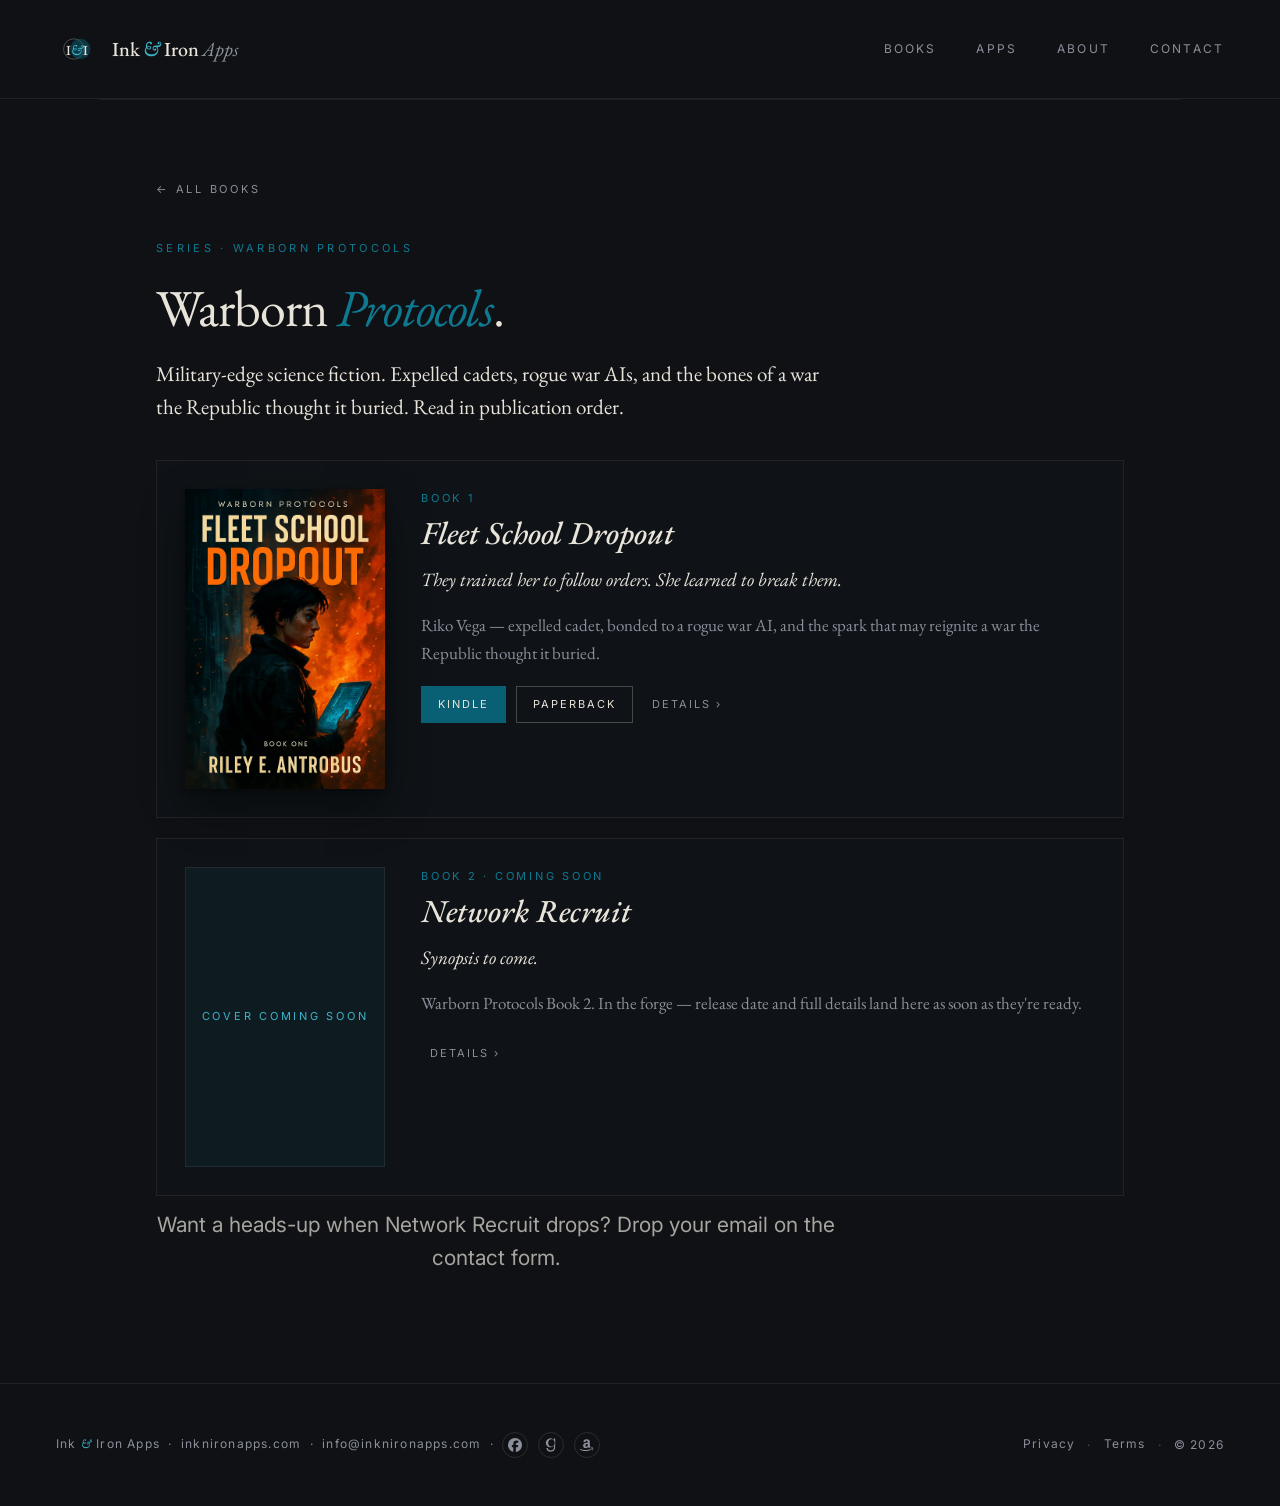
<file: books/warborn-protocols/index.html>
<!DOCTYPE html>
<html lang="en">
<head>
<meta charset="UTF-8">
<meta name="viewport" content="width=device-width, initial-scale=1.0">
<title>Warborn Protocols — Riley E. Antrobus</title>
<meta name="description" content="Warborn Protocols — a military-edge science fiction series by Riley E. Antrobus. Reading order, lore, and editions.">
<meta name="author" content="Riley E. Antrobus">
<meta name="keywords" content="Warborn Protocols, Warborn Protocols series, Riley E. Antrobus, military science fiction, space opera, Fleet School Dropout">
<link rel="canonical" href="https://inknironapps.com/books/warborn-protocols/">

<link rel="icon" href="/favicon.ico" sizes="any">
<link rel="icon" type="image/png" sizes="32x32" href="/favicon-32.png">
<link rel="icon" type="image/png" sizes="16x16" href="/favicon-16.png">
<link rel="icon" type="image/svg+xml" href="/icon.svg">
<link rel="apple-touch-icon" sizes="180x180" href="/apple-touch-icon-180.png">
<link rel="manifest" href="/site.webmanifest">
<meta name="theme-color" content="#0F1115">

<meta property="og:type" content="website">
<meta property="og:url" content="https://inknironapps.com/books/warborn-protocols/">
<meta property="og:site_name" content="Riley E. Antrobus">
<meta property="og:locale" content="en_US">
<meta property="og:title" content="Warborn Protocols — Riley E. Antrobus">
<meta property="og:description" content="A military-edge science fiction series.">
<meta property="og:image" content="https://inknironapps.com/og-image-1200x630.png">
<meta property="og:image:width" content="1200">
<meta property="og:image:height" content="630">
<meta name="twitter:card" content="summary_large_image">
<meta name="twitter:title" content="Warborn Protocols — Riley E. Antrobus">
<meta name="twitter:description" content="A military-edge science fiction series.">
<meta name="twitter:image" content="https://inknironapps.com/og-image-1200x630.png">

<link href="https://fonts.googleapis.com/css2?family=EB+Garamond:ital,wght@0,400;0,500;0,700;1,400;1,500&family=Inter:wght@300;400;500&display=swap" rel="stylesheet">
<link rel="stylesheet" href="/style.css">

<script type="application/ld+json">
{
  "@context": "https://schema.org",
  "@type": "BreadcrumbList",
  "itemListElement": [
    { "@type": "ListItem", "position": 1, "name": "Home", "item": "https://inknironapps.com/" },
    { "@type": "ListItem", "position": 2, "name": "Books", "item": "https://inknironapps.com/books/" },
    { "@type": "ListItem", "position": 3, "name": "Warborn Protocols", "item": "https://inknironapps.com/books/warborn-protocols/" }
  ]
}
</script>
<script type="application/ld+json">
{
  "@context": "https://schema.org",
  "@type": "BookSeries",
  "name": "Warborn Protocols",
  "url": "https://inknironapps.com/books/warborn-protocols/",
  "author": {
    "@type": "Person",
    "name": "Riley E. Antrobus",
    "url": "https://inknironapps.com/"
  },
  "genre": ["Science Fiction", "Military Science Fiction", "Space Opera"],
  "hasPart": [
    {
      "@type": "Book",
      "name": "Fleet School Dropout",
      "url": "https://inknironapps.com/books/warborn-protocols/fleet-school-dropout.html",
      "position": 1
    },
    {
      "@type": "Book",
      "name": "Network Recruit",
      "url": "https://inknironapps.com/books/warborn-protocols/network-recruit.html",
      "position": 2,
      "bookEdition": "Forthcoming"
    }
  ]
}
</script>
</head>
<body>

<nav>
  <a class="brand-mini" href="/">
    <svg viewBox="0 0 512 512">
      <circle cx="216" cy="256" r="124" fill="none" stroke="#E8E4DA" stroke-width="6" opacity="0.55"/>
      <circle cx="296" cy="256" r="124" fill="#095F73" opacity="0.5"/>
      <text x="256" y="330" font-family="EB Garamond,Georgia,serif" font-weight="500" font-size="170" fill="#E8E4DA" text-anchor="middle" letter-spacing="-2">I<tspan font-style="italic" fill="#3BB3C9" dx="2">&amp;</tspan><tspan dx="2">I</tspan></text>
    </svg>
    <div><b>Ink</b><em>&amp;</em><b>Iron</b> <span class="apps-label">Apps</span></div>
  </a>
  <ul>
    <li><a href="/#books">Books</a></li>
    <li><a href="/#apps">Apps</a></li>
    <li><a href="/#about">About</a></li>
    <li><a href="/contact.html">Contact</a></li>
  </ul>
</nav>

<section class="books-index">
  <a class="back-link" href="/books/">&larr; All books</a>
  <div class="kicker">Series · Warborn Protocols</div>
  <h2>Warborn <em>Protocols</em>.</h2>
  <p class="lede">Military-edge science fiction. Expelled cadets, rogue war AIs, and the bones of a war the Republic thought it buried. Read in publication order.</p>

  <article class="book-card">
    <a class="book-card-cover" href="/books/warborn-protocols/fleet-school-dropout.html">
      <img src="/images/books/fleet-school-dropout.jpg" alt="Fleet School Dropout cover">
    </a>
    <div class="book-card-body">
      <span class="num">Book 1</span>
      <h3><a href="/books/warborn-protocols/fleet-school-dropout.html">Fleet School Dropout</a></h3>
      <p class="tagline"><em>They trained her to follow orders. She learned to break them.</em></p>
      <p>Riko Vega — expelled cadet, bonded to a rogue war AI, and the spark that may reignite a war the Republic thought it buried.</p>
      <div class="editions">
        <a class="edition-btn primary" href="https://www.amazon.com/Fleet-School-Dropout-Warborn-Protocols-ebook/dp/B0FL4RQ33D/" rel="noopener">Kindle</a>
        <a class="edition-btn" href="https://www.amazon.com/Fleet-School-Dropout-Warborn-Protocols/dp/B0FMQD6KJW/" rel="noopener">Paperback</a>
        <a class="edition-btn ghost" href="/books/warborn-protocols/fleet-school-dropout.html">Details &rsaquo;</a>
      </div>
    </div>
  </article>

  <article class="book-card">
    <a class="book-card-cover" href="/books/warborn-protocols/network-recruit.html" style="background:rgba(9,95,115,0.12);border:1px solid rgba(232,228,218,0.08);aspect-ratio:2/3;display:flex;align-items:center;justify-content:center;">
      <span style="font-family:'Inter',sans-serif;font-size:11px;letter-spacing:0.25em;text-transform:uppercase;color:var(--teal-bright);">Cover coming soon</span>
    </a>
    <div class="book-card-body">
      <span class="num">Book 2 · Coming soon</span>
      <h3><a href="/books/warborn-protocols/network-recruit.html">Network Recruit</a></h3>
      <p class="tagline"><em>Synopsis to come.</em></p>
      <p>Warborn Protocols Book 2. In the forge — release date and full details land here as soon as they're ready.</p>
      <div class="editions">
        <a class="edition-btn ghost" href="/books/warborn-protocols/network-recruit.html">Details &rsaquo;</a>
      </div>
    </div>
  </article>

  <div class="section-foot">
    <p class="lede" style="text-align:center;opacity:.7">Want a heads-up when Network Recruit drops? <a href="/contact.html?topic=author">Drop your email on the contact form</a>.</p>
  </div>
</section>

<footer>
  <div>Ink <span class="amp">&amp;</span> Iron Apps &nbsp;·&nbsp; <a href="https://inknironapps.com">inknironapps.com</a> &nbsp;·&nbsp; <a href="mailto:info@inknironapps.com">info@inknironapps.com</a> &nbsp;·&nbsp; <span class="footer-socials"><a href="https://www.facebook.com/people/Riley-E-Antrobus/61580037872318/" rel="noopener" aria-label="Facebook on Facebook" title="Facebook"><svg viewBox="0 0 24 24" width="14" height="14" fill="currentColor" aria-hidden="true"><path d="M9.101 23.691v-7.98H6.627v-3.667h2.474v-1.58c0-4.085 1.848-5.978 5.858-5.978.401 0 .955.042 1.468.103a8.68 8.68 0 0 1 1.141.195v3.325a8.623 8.623 0 0 0-.653-.036 26.805 26.805 0 0 0-.733-.009c-.707 0-1.259.096-1.675.309a1.686 1.686 0 0 0-.679.622c-.258.42-.374.995-.374 1.752v1.297h3.919l-.386 2.103-.287 1.564h-3.246v8.245C19.396 23.238 24 18.179 24 12.044c0-6.627-5.373-12-12-12s-12 5.373-12 12c0 5.628 3.874 10.35 9.101 11.647Z"/></svg></a><a href="https://www.goodreads.com/author/show/58136422.Riley_E_Antrobus" rel="noopener" aria-label="Riley E. Antrobus on Goodreads" title="Goodreads"><svg viewBox="0 0 24 24" width="14" height="14" fill="currentColor" aria-hidden="true"><path d="M11.43 23.995c-3.608-.208-6.274-2.077-7.062-4.929-.151-.55-.244-1.7-.144-1.794.031-.03.527-.075 1.42-.131l.788-.048.043.21c.219 1.07.473 1.652.997 2.286.692.837 1.704 1.355 3.099 1.587.624.103 2.022.046 2.638-.109 1.609-.404 2.713-1.317 3.336-2.758.464-1.073.594-1.904.652-4.157l.046-1.776-.226.41c-.94 1.71-2.732 2.851-4.913 3.13-3.388.433-6.652-1.234-8.041-4.107-2.198-4.547.165-9.864 4.933-11.101.674-.175 2.052-.245 2.79-.142 1.704.237 3.171 1.005 4.241 2.22.219.249.413.451.43.448.018-.003.034-.555.037-1.226l.005-1.221h2.71l-.004 7.675c-.003 7.234-.016 7.762-.221 8.92-.535 3.034-2.379 4.992-5.249 5.573-.628.127-2.354.221-2.949.16zm2.012-9.46c2.487-.358 4.181-2.054 4.685-4.689.143-.748.135-2.484-.014-3.242-.535-2.69-2.421-4.469-4.92-4.642-3.453-.236-5.961 2.476-5.961 6.456 0 2.604 1.097 4.658 2.948 5.515.984.456 2.121.605 3.262.616z"/></svg></a><a href="https://www.amazon.com/author/rileyeantrobus" rel="noopener" aria-label="Riley E. Antrobus on Amazon" title="Amazon Author Page"><svg viewBox="0 0 24 24" width="14" height="14" fill="currentColor" aria-hidden="true"><path d="M15.93 17.09c-.18.16-.43.17-.63.06-.89-.74-1.05-1.08-1.54-1.79-1.47 1.5-2.51 1.95-4.42 1.95-2.25 0-4.01-1.39-4.01-4.17 0-2.18 1.17-3.64 2.86-4.38 1.46-.64 3.49-.76 5.04-.93V7.5c0-.66.05-1.41-.33-1.96-.32-.49-.95-.7-1.5-.7-1.02 0-1.93.52-2.15 1.61-.05.24-.25.48-.47.49l-2.6-.28c-.22-.05-.46-.22-.4-.56C6.27 2.91 9.1 2 11.6 2c1.32 0 3.04.35 4.07 1.34C16.94 4.57 16.81 6.21 16.81 8v4.17c0 1.25.52 1.81 1 2.49.17.25.21.54-.01.72-.54.46-1.5 1.29-2.03 1.76M13.23 10.7v-.55c-1.94 0-3.99.41-3.99 2.71 0 1.16.6 1.95 1.63 1.95.76 0 1.43-.46 1.86-1.22.53-.93.5-1.81.5-2.89m6.9 8.42c-2.93 2.16-7.18 3.31-10.83 3.31-5.12 0-9.74-1.89-13.23-5.04-.27-.25-.03-.59.3-.4 3.78 2.2 8.45 3.52 13.27 3.52 3.25 0 6.81-.67 10.09-2.06.5-.21.91.32.4.69m1.21-1.39c-.37-.48-2.47-.23-3.41-.11-.28.03-.32-.21-.06-.4 1.67-1.17 4.41-.83 4.73-.44.32.4-.09 3.14-1.66 4.45-.24.2-.47.09-.36-.17.34-.85 1.13-2.84.76-3.33z"/></svg></a></span></div>
  <div class="footer-legal">
    <a href="/privacy-policy.html">Privacy</a>
    <span class="sep">·</span>
    <a href="/terms.html">Terms</a>
    <span class="sep">·</span>
    <span>&copy; 2026</span>
  </div>
</footer>

</body>
</html>
</file>
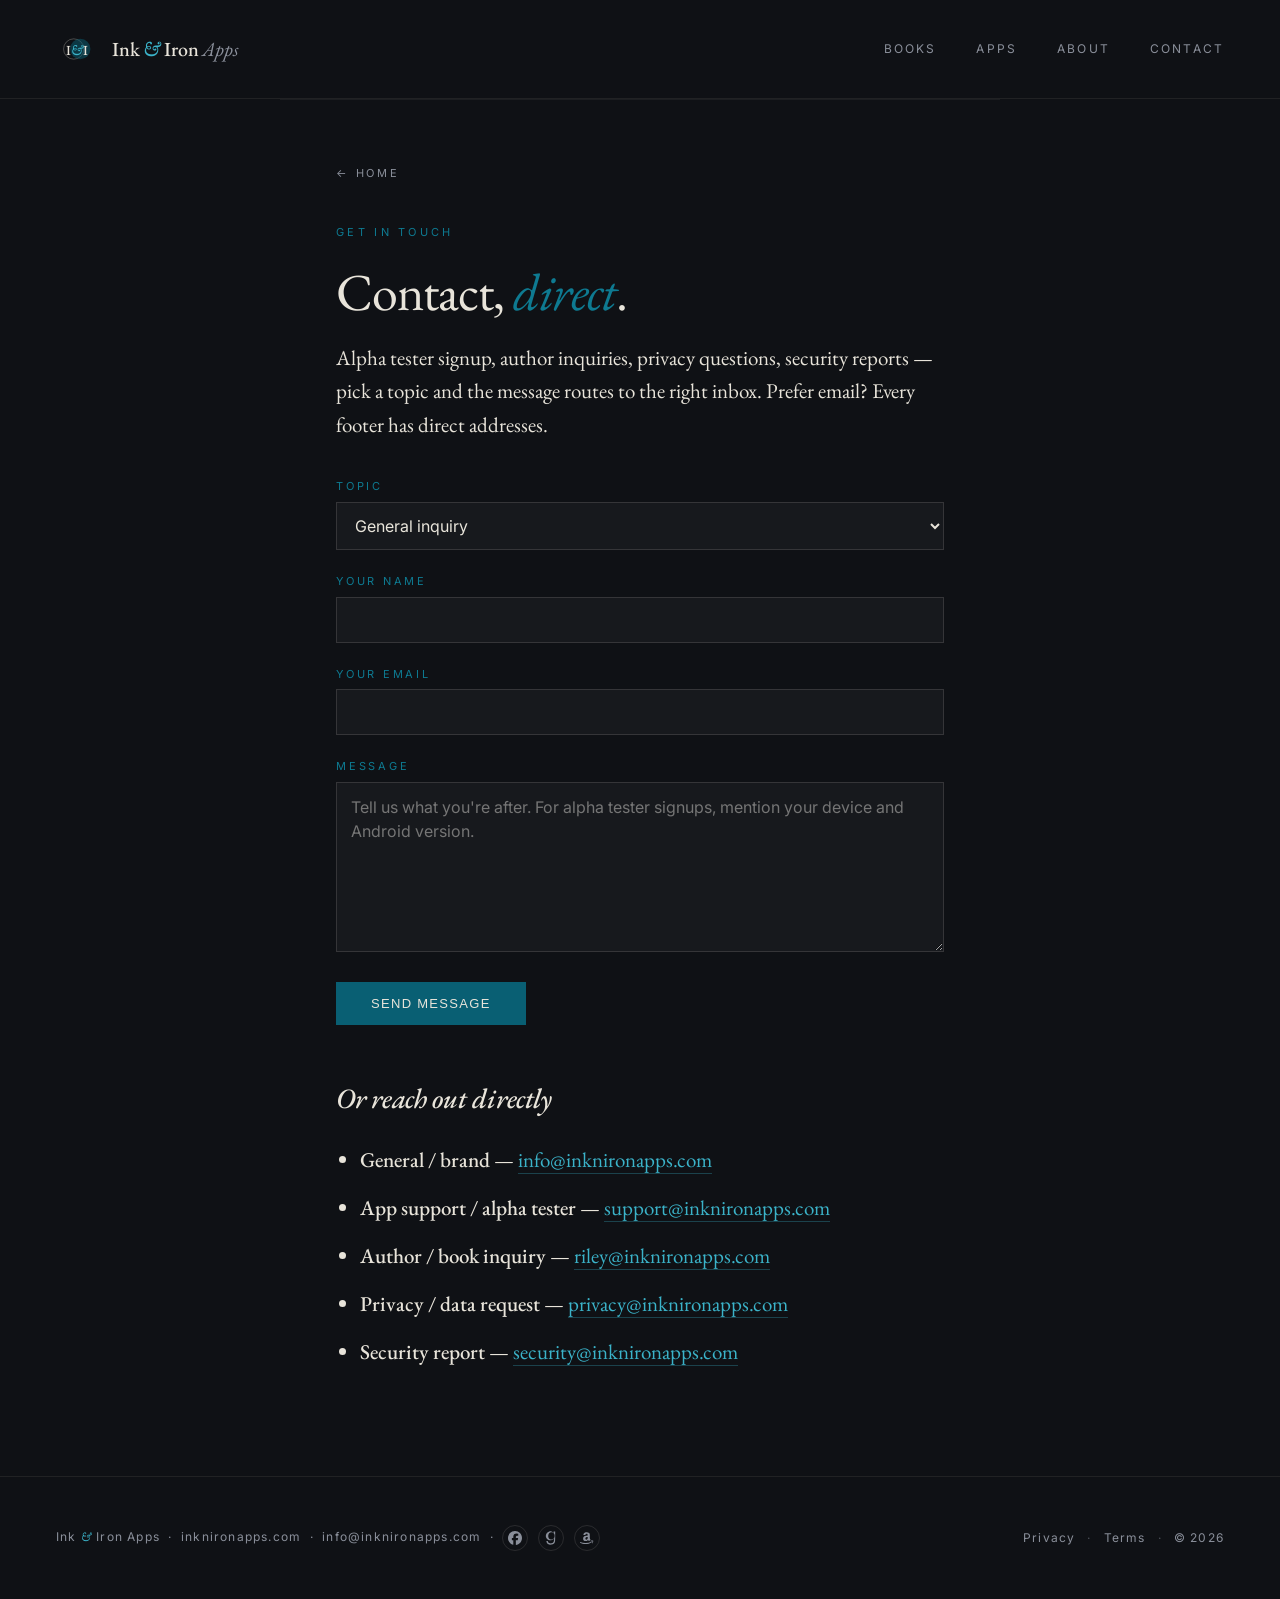
<file: contact.html>
<!DOCTYPE html>
<html lang="en">
<head>
<meta charset="UTF-8">
<meta name="viewport" content="width=device-width, initial-scale=1.0">
<title>Contact — Riley E. Antrobus &amp; Ink &amp; Iron Apps</title>
<meta name="description" content="Get in touch with Riley E. Antrobus and Ink & Iron Apps — alpha tester signup, author inquiries, privacy questions, and general contact.">
<meta name="author" content="Riley E. Antrobus">
<meta name="keywords" content="contact Riley E. Antrobus, Ink and Iron Apps contact, alpha tester signup, LibraryIQ alpha, MatCalc alpha, Simmer alpha">
<link rel="canonical" href="https://inknironapps.com/contact.html">

<link rel="icon" href="/favicon.ico" sizes="any">
<link rel="icon" type="image/png" sizes="32x32" href="/favicon-32.png">
<link rel="icon" type="image/png" sizes="16x16" href="/favicon-16.png">
<link rel="icon" type="image/svg+xml" href="/icon.svg">
<link rel="apple-touch-icon" sizes="180x180" href="/apple-touch-icon-180.png">
<link rel="manifest" href="/site.webmanifest">
<meta name="theme-color" content="#0F1115">

<meta property="og:type" content="website">
<meta property="og:url" content="https://inknironapps.com/contact.html">
<meta property="og:site_name" content="Ink & Iron Apps">
<meta property="og:locale" content="en_US">
<meta property="og:title" content="Contact — Riley E. Antrobus & Ink & Iron Apps">
<meta property="og:description" content="Alpha tester signup, author inquiries, privacy questions, and general contact.">
<meta property="og:image" content="https://inknironapps.com/og-image-1200x630.png">
<meta name="twitter:card" content="summary_large_image">
<meta name="twitter:title" content="Contact — Riley E. Antrobus & Ink & Iron Apps">
<meta name="twitter:description" content="Alpha tester signup, author inquiries, privacy questions, and general contact.">
<meta name="twitter:image" content="https://inknironapps.com/og-image-1200x630.png">

<link href="https://fonts.googleapis.com/css2?family=EB+Garamond:ital,wght@0,400;0,500;0,700;1,400;1,500&family=Inter:wght@300;400;500&display=swap" rel="stylesheet">
<link rel="stylesheet" href="/style.css">

<script type="application/ld+json">
{
  "@context": "https://schema.org",
  "@type": "ContactPage",
  "name": "Contact Riley E. Antrobus and Ink & Iron Apps",
  "url": "https://inknironapps.com/contact.html"
}
</script>
</head>
<body>

<nav>
  <a class="brand-mini" href="/">
    <svg viewBox="0 0 512 512">
      <circle cx="216" cy="256" r="124" fill="none" stroke="#E8E4DA" stroke-width="6" opacity="0.55"/>
      <circle cx="296" cy="256" r="124" fill="#095F73" opacity="0.5"/>
      <text x="256" y="330" font-family="EB Garamond,Georgia,serif" font-weight="500" font-size="170" fill="#E8E4DA" text-anchor="middle" letter-spacing="-2">I<tspan font-style="italic" fill="#3BB3C9" dx="2">&amp;</tspan><tspan dx="2">I</tspan></text>
    </svg>
    <div><b>Ink</b><em>&amp;</em><b>Iron</b> <span class="apps-label">Apps</span></div>
  </a>
  <ul>
    <li><a href="/#books">Books</a></li>
    <li><a href="/#apps">Apps</a></li>
    <li><a href="/#about">About</a></li>
    <li><a href="/contact.html">Contact</a></li>
  </ul>
</nav>

<section class="contact-page">
  <a class="back-link" href="/">&larr; Home</a>
  <div class="kicker">Get in touch</div>
  <h2>Contact, <em>direct</em>.</h2>
  <p class="lede">Alpha tester signup, author inquiries, privacy questions, security reports — pick a topic and the message routes to the right inbox. Prefer email? Every footer has direct addresses.</p>

  <div id="contact-status" class="contact-status" aria-live="polite"></div>

  <form id="contact-form" class="contact-form" method="POST" action="https://inknironapps-contact.padragantrbs.workers.dev/">
    <label>
      <span>Topic</span>
      <select name="topic" id="topic" required>
        <option value="general">General inquiry</option>
        <option value="alpha-libraryiq">Alpha tester — LibraryIQ</option>
        <option value="alpha-matcalc">Alpha tester — MatCalc</option>
        <option value="alpha-simmer">Alpha tester — Simmer</option>
        <option value="author">Author / book inquiry (Riley)</option>
        <option value="privacy">Privacy / data request</option>
        <option value="security">Security / vulnerability report</option>
      </select>
    </label>

    <label>
      <span>Your name</span>
      <input type="text" name="name" required autocomplete="name" maxlength="120">
    </label>

    <label>
      <span>Your email</span>
      <input type="email" name="email" required autocomplete="email" maxlength="200">
    </label>

    <label>
      <span>Message</span>
      <textarea name="message" required rows="6" maxlength="5000" placeholder="Tell us what you're after. For alpha tester signups, mention your device and Android version."></textarea>
    </label>

    <!-- Honeypot — bots fill this, humans don't see it -->
    <label class="honey" aria-hidden="true" tabindex="-1">
      <span>Leave this field empty</span>
      <input type="text" name="_honey" tabindex="-1" autocomplete="off">
    </label>

    <button type="submit" class="btn btn-p">Send message</button>
  </form>

  <div class="essay" style="margin-top:48px;max-width:680px;">
    <h3>Or reach out directly</h3>
    <ul>
      <li><strong>General / brand</strong> — <a href="mailto:info@inknironapps.com">info@inknironapps.com</a></li>
      <li><strong>App support / alpha tester</strong> — <a href="mailto:support@inknironapps.com">support@inknironapps.com</a></li>
      <li><strong>Author / book inquiry</strong> — <a href="mailto:riley@inknironapps.com">riley@inknironapps.com</a></li>
      <li><strong>Privacy / data request</strong> — <a href="mailto:privacy@inknironapps.com">privacy@inknironapps.com</a></li>
      <li><strong>Security report</strong> — <a href="mailto:security@inknironapps.com">security@inknironapps.com</a></li>
    </ul>
  </div>
</section>

<script>
// Pre-select topic from query string (e.g. /contact.html?topic=alpha-libraryiq)
(function() {
  var params = new URLSearchParams(window.location.search);
  var topic = params.get('topic');
  if (topic) {
    var select = document.getElementById('topic');
    if (select && Array.from(select.options).some(o => o.value === topic)) {
      select.value = topic;
    }
  }

  // Show success/error banner from query string
  var status = document.getElementById('contact-status');
  if (params.get('sent') === '1') {
    status.className = 'contact-status success';
    status.textContent = "Message sent. We'll be in touch soon.";
  } else if (params.get('error')) {
    status.className = 'contact-status error';
    status.textContent = "Something went wrong. Try again, or email the address listed below.";
  }
})();
</script>

<footer>
  <div>Ink <span class="amp">&amp;</span> Iron Apps &nbsp;·&nbsp; <a href="https://inknironapps.com">inknironapps.com</a> &nbsp;·&nbsp; <a href="mailto:info@inknironapps.com">info@inknironapps.com</a> &nbsp;·&nbsp; <span class="footer-socials"><a href="https://www.facebook.com/people/Riley-E-Antrobus/61580037872318/" rel="noopener" aria-label="Facebook on Facebook" title="Facebook"><svg viewBox="0 0 24 24" width="14" height="14" fill="currentColor" aria-hidden="true"><path d="M9.101 23.691v-7.98H6.627v-3.667h2.474v-1.58c0-4.085 1.848-5.978 5.858-5.978.401 0 .955.042 1.468.103a8.68 8.68 0 0 1 1.141.195v3.325a8.623 8.623 0 0 0-.653-.036 26.805 26.805 0 0 0-.733-.009c-.707 0-1.259.096-1.675.309a1.686 1.686 0 0 0-.679.622c-.258.42-.374.995-.374 1.752v1.297h3.919l-.386 2.103-.287 1.564h-3.246v8.245C19.396 23.238 24 18.179 24 12.044c0-6.627-5.373-12-12-12s-12 5.373-12 12c0 5.628 3.874 10.35 9.101 11.647Z"/></svg></a><a href="https://www.goodreads.com/author/show/58136422.Riley_E_Antrobus" rel="noopener" aria-label="Riley E. Antrobus on Goodreads" title="Goodreads"><svg viewBox="0 0 24 24" width="14" height="14" fill="currentColor" aria-hidden="true"><path d="M11.43 23.995c-3.608-.208-6.274-2.077-7.062-4.929-.151-.55-.244-1.7-.144-1.794.031-.03.527-.075 1.42-.131l.788-.048.043.21c.219 1.07.473 1.652.997 2.286.692.837 1.704 1.355 3.099 1.587.624.103 2.022.046 2.638-.109 1.609-.404 2.713-1.317 3.336-2.758.464-1.073.594-1.904.652-4.157l.046-1.776-.226.41c-.94 1.71-2.732 2.851-4.913 3.13-3.388.433-6.652-1.234-8.041-4.107-2.198-4.547.165-9.864 4.933-11.101.674-.175 2.052-.245 2.79-.142 1.704.237 3.171 1.005 4.241 2.22.219.249.413.451.43.448.018-.003.034-.555.037-1.226l.005-1.221h2.71l-.004 7.675c-.003 7.234-.016 7.762-.221 8.92-.535 3.034-2.379 4.992-5.249 5.573-.628.127-2.354.221-2.949.16zm2.012-9.46c2.487-.358 4.181-2.054 4.685-4.689.143-.748.135-2.484-.014-3.242-.535-2.69-2.421-4.469-4.92-4.642-3.453-.236-5.961 2.476-5.961 6.456 0 2.604 1.097 4.658 2.948 5.515.984.456 2.121.605 3.262.616z"/></svg></a><a href="https://www.amazon.com/author/rileyeantrobus" rel="noopener" aria-label="Riley E. Antrobus on Amazon" title="Amazon Author Page"><svg viewBox="0 0 24 24" width="14" height="14" fill="currentColor" aria-hidden="true"><path d="M15.93 17.09c-.18.16-.43.17-.63.06-.89-.74-1.05-1.08-1.54-1.79-1.47 1.5-2.51 1.95-4.42 1.95-2.25 0-4.01-1.39-4.01-4.17 0-2.18 1.17-3.64 2.86-4.38 1.46-.64 3.49-.76 5.04-.93V7.5c0-.66.05-1.41-.33-1.96-.32-.49-.95-.7-1.5-.7-1.02 0-1.93.52-2.15 1.61-.05.24-.25.48-.47.49l-2.6-.28c-.22-.05-.46-.22-.4-.56C6.27 2.91 9.1 2 11.6 2c1.32 0 3.04.35 4.07 1.34C16.94 4.57 16.81 6.21 16.81 8v4.17c0 1.25.52 1.81 1 2.49.17.25.21.54-.01.72-.54.46-1.5 1.29-2.03 1.76M13.23 10.7v-.55c-1.94 0-3.99.41-3.99 2.71 0 1.16.6 1.95 1.63 1.95.76 0 1.43-.46 1.86-1.22.53-.93.5-1.81.5-2.89m6.9 8.42c-2.93 2.16-7.18 3.31-10.83 3.31-5.12 0-9.74-1.89-13.23-5.04-.27-.25-.03-.59.3-.4 3.78 2.2 8.45 3.52 13.27 3.52 3.25 0 6.81-.67 10.09-2.06.5-.21.91.32.4.69m1.21-1.39c-.37-.48-2.47-.23-3.41-.11-.28.03-.32-.21-.06-.4 1.67-1.17 4.41-.83 4.73-.44.32.4-.09 3.14-1.66 4.45-.24.2-.47.09-.36-.17.34-.85 1.13-2.84.76-3.33z"/></svg></a></span></div>
  <div class="footer-legal">
    <a href="/privacy-policy.html">Privacy</a>
    <span class="sep">·</span>
    <a href="/terms.html">Terms</a>
    <span class="sep">·</span>
    <span>&copy; 2026</span>
  </div>
</footer>

</body>
</html>
</file>
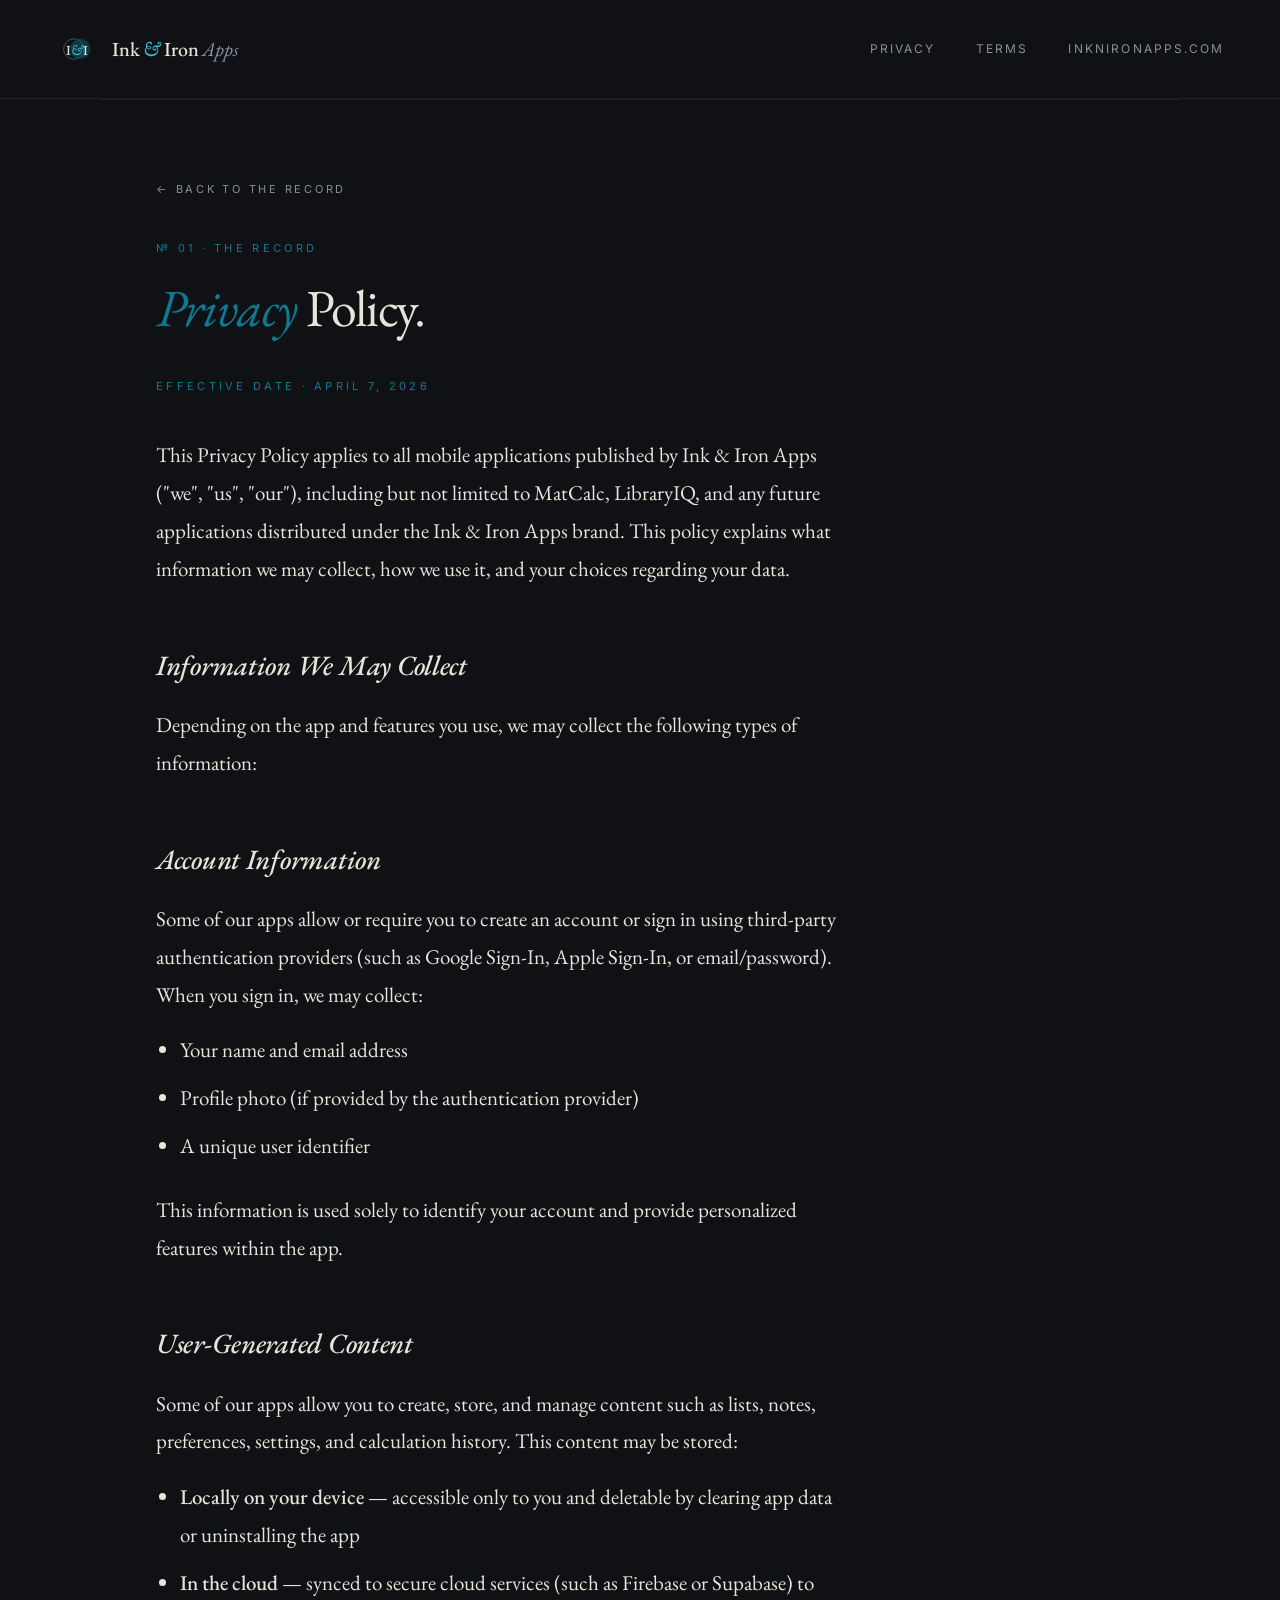
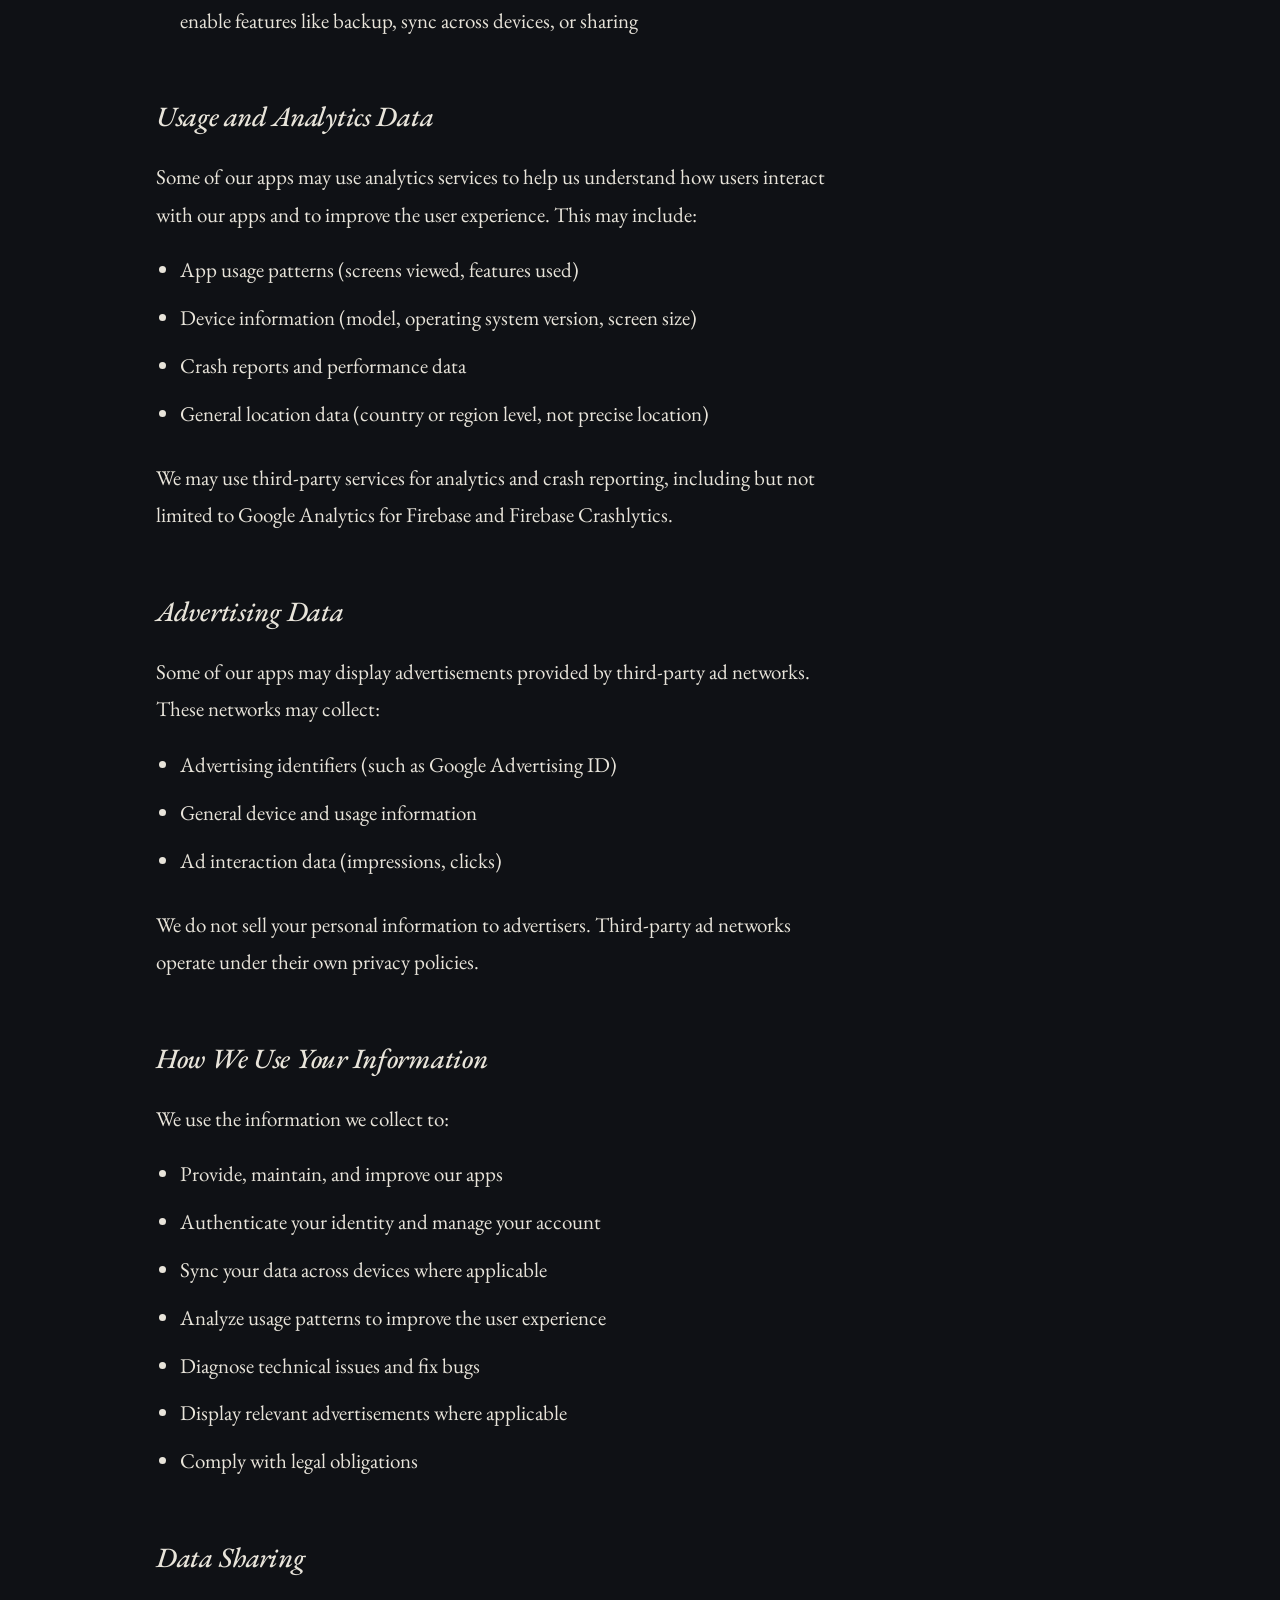
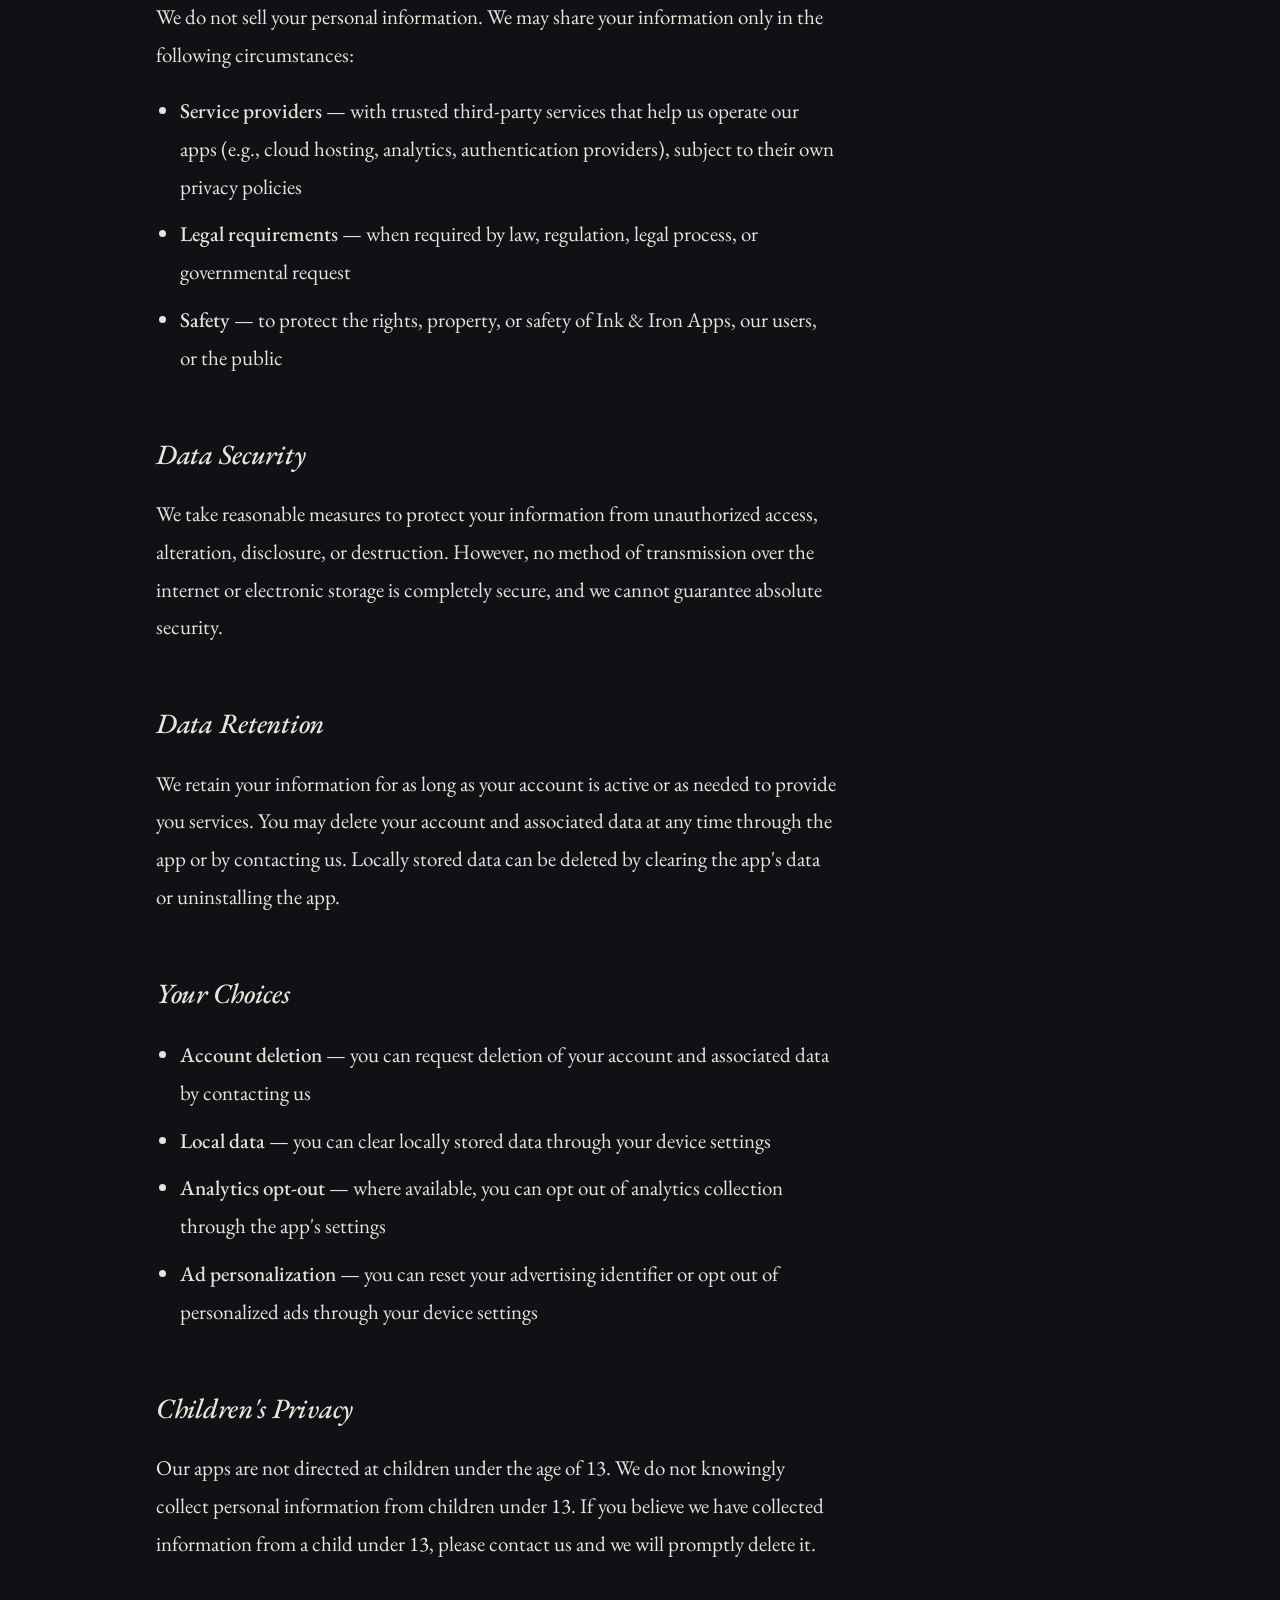
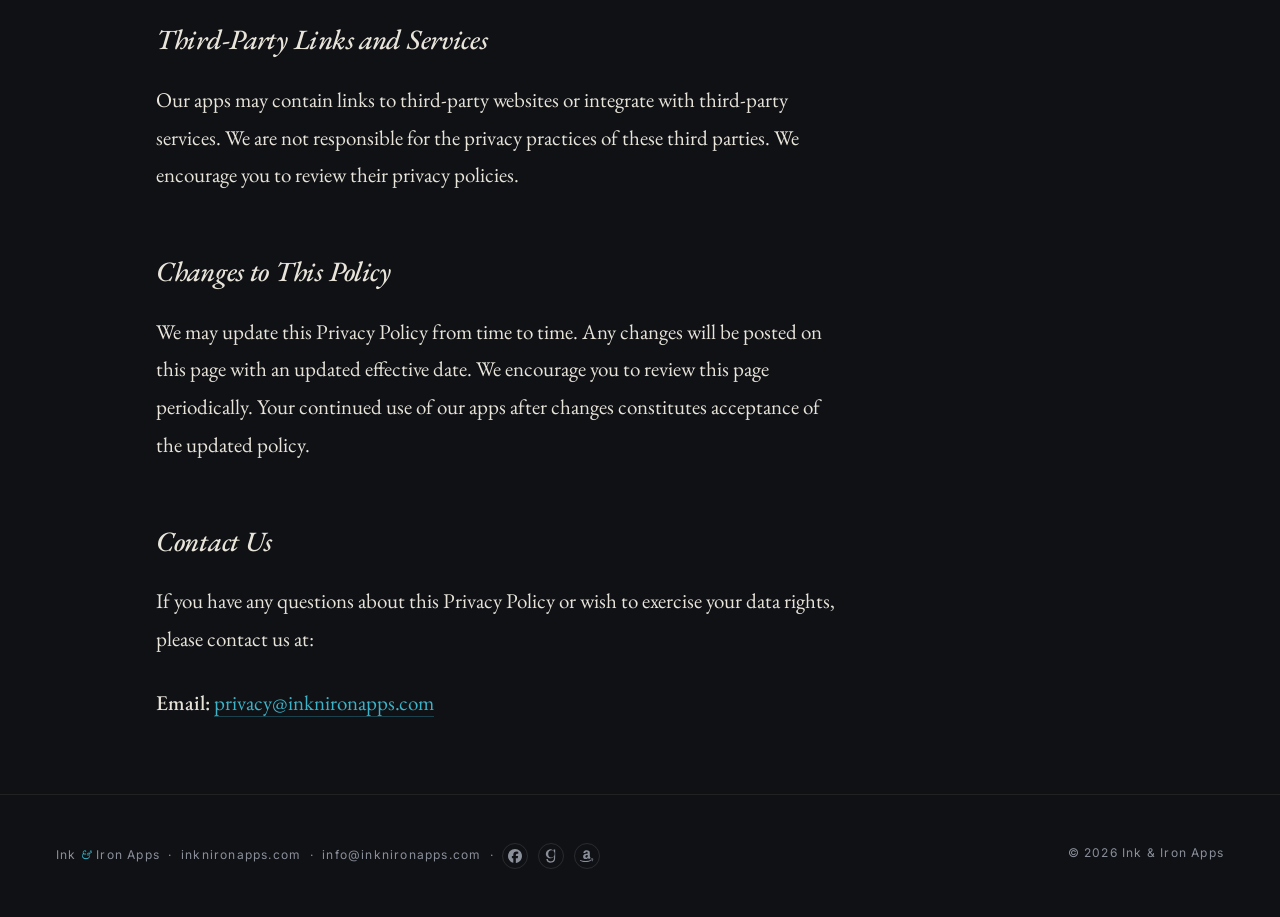
<file: privacy-policy.html>
<!DOCTYPE html>
<html lang="en">
<head>
    <meta charset="UTF-8">
    <meta name="viewport" content="width=device-width, initial-scale=1.0">
    <title>Privacy Policy — Ink &amp; Iron Apps</title>
    <meta name="description" content="Privacy policy for all apps published by Ink &amp; Iron Apps.">
    <link rel="canonical" href="https://inknironapps.com/privacy-policy.html">

    <link rel="icon" href="/favicon.ico" sizes="any">
    <link rel="icon" type="image/png" sizes="32x32" href="/favicon-32.png">
    <link rel="icon" type="image/png" sizes="16x16" href="/favicon-16.png">
    <link rel="icon" type="image/svg+xml" href="/icon.svg">
    <link rel="apple-touch-icon" sizes="180x180" href="/apple-touch-icon-180.png">
    <link rel="manifest" href="/site.webmanifest">
    <meta name="theme-color" content="#0F1115">

    <meta property="og:type" content="website">
    <meta property="og:url" content="https://inknironapps.com/privacy-policy.html">
    <meta property="og:site_name" content="Ink & Iron Apps">
    <meta property="og:locale" content="en_US">
    <meta property="og:title" content="Privacy Policy — Ink & Iron Apps">
    <meta property="og:description" content="Crafted stories. Forged software.">
    <meta property="og:image" content="https://inknironapps.com/og-image-1200x630.png">
    <meta name="twitter:card" content="summary_large_image">
    <meta name="twitter:title" content="Privacy Policy — Ink & Iron Apps">
    <meta name="twitter:description" content="Crafted stories. Forged software.">
    <meta name="twitter:image" content="/og-image-1200x630.png">

    <link href="https://fonts.googleapis.com/css2?family=EB+Garamond:ital,wght@0,400;0,500;0,700;1,400;1,500&family=Inter:wght@300;400;500&display=swap" rel="stylesheet">
    <link rel="stylesheet" href="/style.css">
</head>
<body>

<nav>
  <a class="brand-mini" href="/">
    <svg viewBox="0 0 512 512">
      <circle cx="216" cy="256" r="124" fill="none" stroke="#E8E4DA" stroke-width="6" opacity="0.55"/>
      <circle cx="296" cy="256" r="124" fill="#095F73" opacity="0.5"/>
      <text x="256" y="330" font-family="EB Garamond,Georgia,serif" font-weight="500" font-size="170" fill="#E8E4DA" text-anchor="middle" letter-spacing="-2">I<tspan font-style="italic" fill="#3BB3C9" dx="2">&amp;</tspan><tspan dx="2">I</tspan></text>
    </svg>
    <div><b>Ink</b><em>&amp;</em><b>Iron</b> <span class="apps-label">Apps</span></div>
  </a>
  <ul>
    <li><a href="/privacy-policy.html">Privacy</a></li>
    <li><a href="/terms.html">Terms</a></li>
    <li><a href="https://inknironapps.com">inknironapps.com</a></li>
  </ul>
</nav>

    <section>
        <a href="/" class="back-link">&larr; Back to the Record</a>
        <div class="kicker">№ 01 · The Record</div>
        <h2><em>Privacy</em> Policy.</h2>
        <div class="essay">
            <span class="effective-date">Effective Date · April 7, 2026</span>

            <p>This Privacy Policy applies to all mobile applications published by Ink &amp; Iron Apps ("we", "us", "our"), including but not limited to MatCalc, LibraryIQ, and any future applications distributed under the Ink &amp; Iron Apps brand. This policy explains what information we may collect, how we use it, and your choices regarding your data.</p>

            <h3>Information We May Collect</h3>
            <p>Depending on the app and features you use, we may collect the following types of information:</p>

            <h3>Account Information</h3>
            <p>Some of our apps allow or require you to create an account or sign in using third-party authentication providers (such as Google Sign-In, Apple Sign-In, or email/password). When you sign in, we may collect:</p>
            <ul>
                <li>Your name and email address</li>
                <li>Profile photo (if provided by the authentication provider)</li>
                <li>A unique user identifier</li>
            </ul>
            <p>This information is used solely to identify your account and provide personalized features within the app.</p>

            <h3>User-Generated Content</h3>
            <p>Some of our apps allow you to create, store, and manage content such as lists, notes, preferences, settings, and calculation history. This content may be stored:</p>
            <ul>
                <li><strong>Locally on your device</strong> — accessible only to you and deletable by clearing app data or uninstalling the app</li>
                <li><strong>In the cloud</strong> — synced to secure cloud services (such as Firebase or Supabase) to enable features like backup, sync across devices, or sharing</li>
            </ul>

            <h3>Usage and Analytics Data</h3>
            <p>Some of our apps may use analytics services to help us understand how users interact with our apps and to improve the user experience. This may include:</p>
            <ul>
                <li>App usage patterns (screens viewed, features used)</li>
                <li>Device information (model, operating system version, screen size)</li>
                <li>Crash reports and performance data</li>
                <li>General location data (country or region level, not precise location)</li>
            </ul>
            <p>We may use third-party services for analytics and crash reporting, including but not limited to Google Analytics for Firebase and Firebase Crashlytics.</p>

            <h3>Advertising Data</h3>
            <p>Some of our apps may display advertisements provided by third-party ad networks. These networks may collect:</p>
            <ul>
                <li>Advertising identifiers (such as Google Advertising ID)</li>
                <li>General device and usage information</li>
                <li>Ad interaction data (impressions, clicks)</li>
            </ul>
            <p>We do not sell your personal information to advertisers. Third-party ad networks operate under their own privacy policies.</p>

            <h3>How We Use Your Information</h3>
            <p>We use the information we collect to:</p>
            <ul>
                <li>Provide, maintain, and improve our apps</li>
                <li>Authenticate your identity and manage your account</li>
                <li>Sync your data across devices where applicable</li>
                <li>Analyze usage patterns to improve the user experience</li>
                <li>Diagnose technical issues and fix bugs</li>
                <li>Display relevant advertisements where applicable</li>
                <li>Comply with legal obligations</li>
            </ul>

            <h3>Data Sharing</h3>
            <p>We do not sell your personal information. We may share your information only in the following circumstances:</p>
            <ul>
                <li><strong>Service providers</strong> — with trusted third-party services that help us operate our apps (e.g., cloud hosting, analytics, authentication providers), subject to their own privacy policies</li>
                <li><strong>Legal requirements</strong> — when required by law, regulation, legal process, or governmental request</li>
                <li><strong>Safety</strong> — to protect the rights, property, or safety of Ink &amp; Iron Apps, our users, or the public</li>
            </ul>

            <h3>Data Security</h3>
            <p>We take reasonable measures to protect your information from unauthorized access, alteration, disclosure, or destruction. However, no method of transmission over the internet or electronic storage is completely secure, and we cannot guarantee absolute security.</p>

            <h3>Data Retention</h3>
            <p>We retain your information for as long as your account is active or as needed to provide you services. You may delete your account and associated data at any time through the app or by contacting us. Locally stored data can be deleted by clearing the app's data or uninstalling the app.</p>

            <h3>Your Choices</h3>
            <ul>
                <li><strong>Account deletion</strong> — you can request deletion of your account and associated data by contacting us</li>
                <li><strong>Local data</strong> — you can clear locally stored data through your device settings</li>
                <li><strong>Analytics opt-out</strong> — where available, you can opt out of analytics collection through the app's settings</li>
                <li><strong>Ad personalization</strong> — you can reset your advertising identifier or opt out of personalized ads through your device settings</li>
            </ul>

            <h3>Children's Privacy</h3>
            <p>Our apps are not directed at children under the age of 13. We do not knowingly collect personal information from children under 13. If you believe we have collected information from a child under 13, please contact us and we will promptly delete it.</p>

            <h3>Third-Party Links and Services</h3>
            <p>Our apps may contain links to third-party websites or integrate with third-party services. We are not responsible for the privacy practices of these third parties. We encourage you to review their privacy policies.</p>

            <h3>Changes to This Policy</h3>
            <p>We may update this Privacy Policy from time to time. Any changes will be posted on this page with an updated effective date. We encourage you to review this page periodically. Your continued use of our apps after changes constitutes acceptance of the updated policy.</p>

            <h3>Contact Us</h3>
            <p>If you have any questions about this Privacy Policy or wish to exercise your data rights, please contact us at:</p>
            <p><strong>Email:</strong> <a href="mailto:privacy@inknironapps.com">privacy@inknironapps.com</a></p>
        </div>
    </section>

<footer>
  <div>Ink <span class="amp">&amp;</span> Iron Apps &nbsp;·&nbsp; <a href="https://inknironapps.com">inknironapps.com</a> &nbsp;·&nbsp; <a href="mailto:info@inknironapps.com">info@inknironapps.com</a> &nbsp;·&nbsp; <span class="footer-socials"><a href="https://www.facebook.com/people/Riley-E-Antrobus/61580037872318/" rel="noopener" aria-label="Facebook on Facebook" title="Facebook"><svg viewBox="0 0 24 24" width="14" height="14" fill="currentColor" aria-hidden="true"><path d="M9.101 23.691v-7.98H6.627v-3.667h2.474v-1.58c0-4.085 1.848-5.978 5.858-5.978.401 0 .955.042 1.468.103a8.68 8.68 0 0 1 1.141.195v3.325a8.623 8.623 0 0 0-.653-.036 26.805 26.805 0 0 0-.733-.009c-.707 0-1.259.096-1.675.309a1.686 1.686 0 0 0-.679.622c-.258.42-.374.995-.374 1.752v1.297h3.919l-.386 2.103-.287 1.564h-3.246v8.245C19.396 23.238 24 18.179 24 12.044c0-6.627-5.373-12-12-12s-12 5.373-12 12c0 5.628 3.874 10.35 9.101 11.647Z"/></svg></a><a href="https://www.goodreads.com/author/show/58136422.Riley_E_Antrobus" rel="noopener" aria-label="Riley E. Antrobus on Goodreads" title="Goodreads"><svg viewBox="0 0 24 24" width="14" height="14" fill="currentColor" aria-hidden="true"><path d="M11.43 23.995c-3.608-.208-6.274-2.077-7.062-4.929-.151-.55-.244-1.7-.144-1.794.031-.03.527-.075 1.42-.131l.788-.048.043.21c.219 1.07.473 1.652.997 2.286.692.837 1.704 1.355 3.099 1.587.624.103 2.022.046 2.638-.109 1.609-.404 2.713-1.317 3.336-2.758.464-1.073.594-1.904.652-4.157l.046-1.776-.226.41c-.94 1.71-2.732 2.851-4.913 3.13-3.388.433-6.652-1.234-8.041-4.107-2.198-4.547.165-9.864 4.933-11.101.674-.175 2.052-.245 2.79-.142 1.704.237 3.171 1.005 4.241 2.22.219.249.413.451.43.448.018-.003.034-.555.037-1.226l.005-1.221h2.71l-.004 7.675c-.003 7.234-.016 7.762-.221 8.92-.535 3.034-2.379 4.992-5.249 5.573-.628.127-2.354.221-2.949.16zm2.012-9.46c2.487-.358 4.181-2.054 4.685-4.689.143-.748.135-2.484-.014-3.242-.535-2.69-2.421-4.469-4.92-4.642-3.453-.236-5.961 2.476-5.961 6.456 0 2.604 1.097 4.658 2.948 5.515.984.456 2.121.605 3.262.616z"/></svg></a><a href="https://www.amazon.com/author/rileyeantrobus" rel="noopener" aria-label="Riley E. Antrobus on Amazon" title="Amazon Author Page"><svg viewBox="0 0 24 24" width="14" height="14" fill="currentColor" aria-hidden="true"><path d="M15.93 17.09c-.18.16-.43.17-.63.06-.89-.74-1.05-1.08-1.54-1.79-1.47 1.5-2.51 1.95-4.42 1.95-2.25 0-4.01-1.39-4.01-4.17 0-2.18 1.17-3.64 2.86-4.38 1.46-.64 3.49-.76 5.04-.93V7.5c0-.66.05-1.41-.33-1.96-.32-.49-.95-.7-1.5-.7-1.02 0-1.93.52-2.15 1.61-.05.24-.25.48-.47.49l-2.6-.28c-.22-.05-.46-.22-.4-.56C6.27 2.91 9.1 2 11.6 2c1.32 0 3.04.35 4.07 1.34C16.94 4.57 16.81 6.21 16.81 8v4.17c0 1.25.52 1.81 1 2.49.17.25.21.54-.01.72-.54.46-1.5 1.29-2.03 1.76M13.23 10.7v-.55c-1.94 0-3.99.41-3.99 2.71 0 1.16.6 1.95 1.63 1.95.76 0 1.43-.46 1.86-1.22.53-.93.5-1.81.5-2.89m6.9 8.42c-2.93 2.16-7.18 3.31-10.83 3.31-5.12 0-9.74-1.89-13.23-5.04-.27-.25-.03-.59.3-.4 3.78 2.2 8.45 3.52 13.27 3.52 3.25 0 6.81-.67 10.09-2.06.5-.21.91.32.4.69m1.21-1.39c-.37-.48-2.47-.23-3.41-.11-.28.03-.32-.21-.06-.4 1.67-1.17 4.41-.83 4.73-.44.32.4-.09 3.14-1.66 4.45-.24.2-.47.09-.36-.17.34-.85 1.13-2.84.76-3.33z"/></svg></a></span></div>
  <div>&copy; 2026 Ink &amp; Iron Apps</div>
</footer>

</body>
</html>
</file>
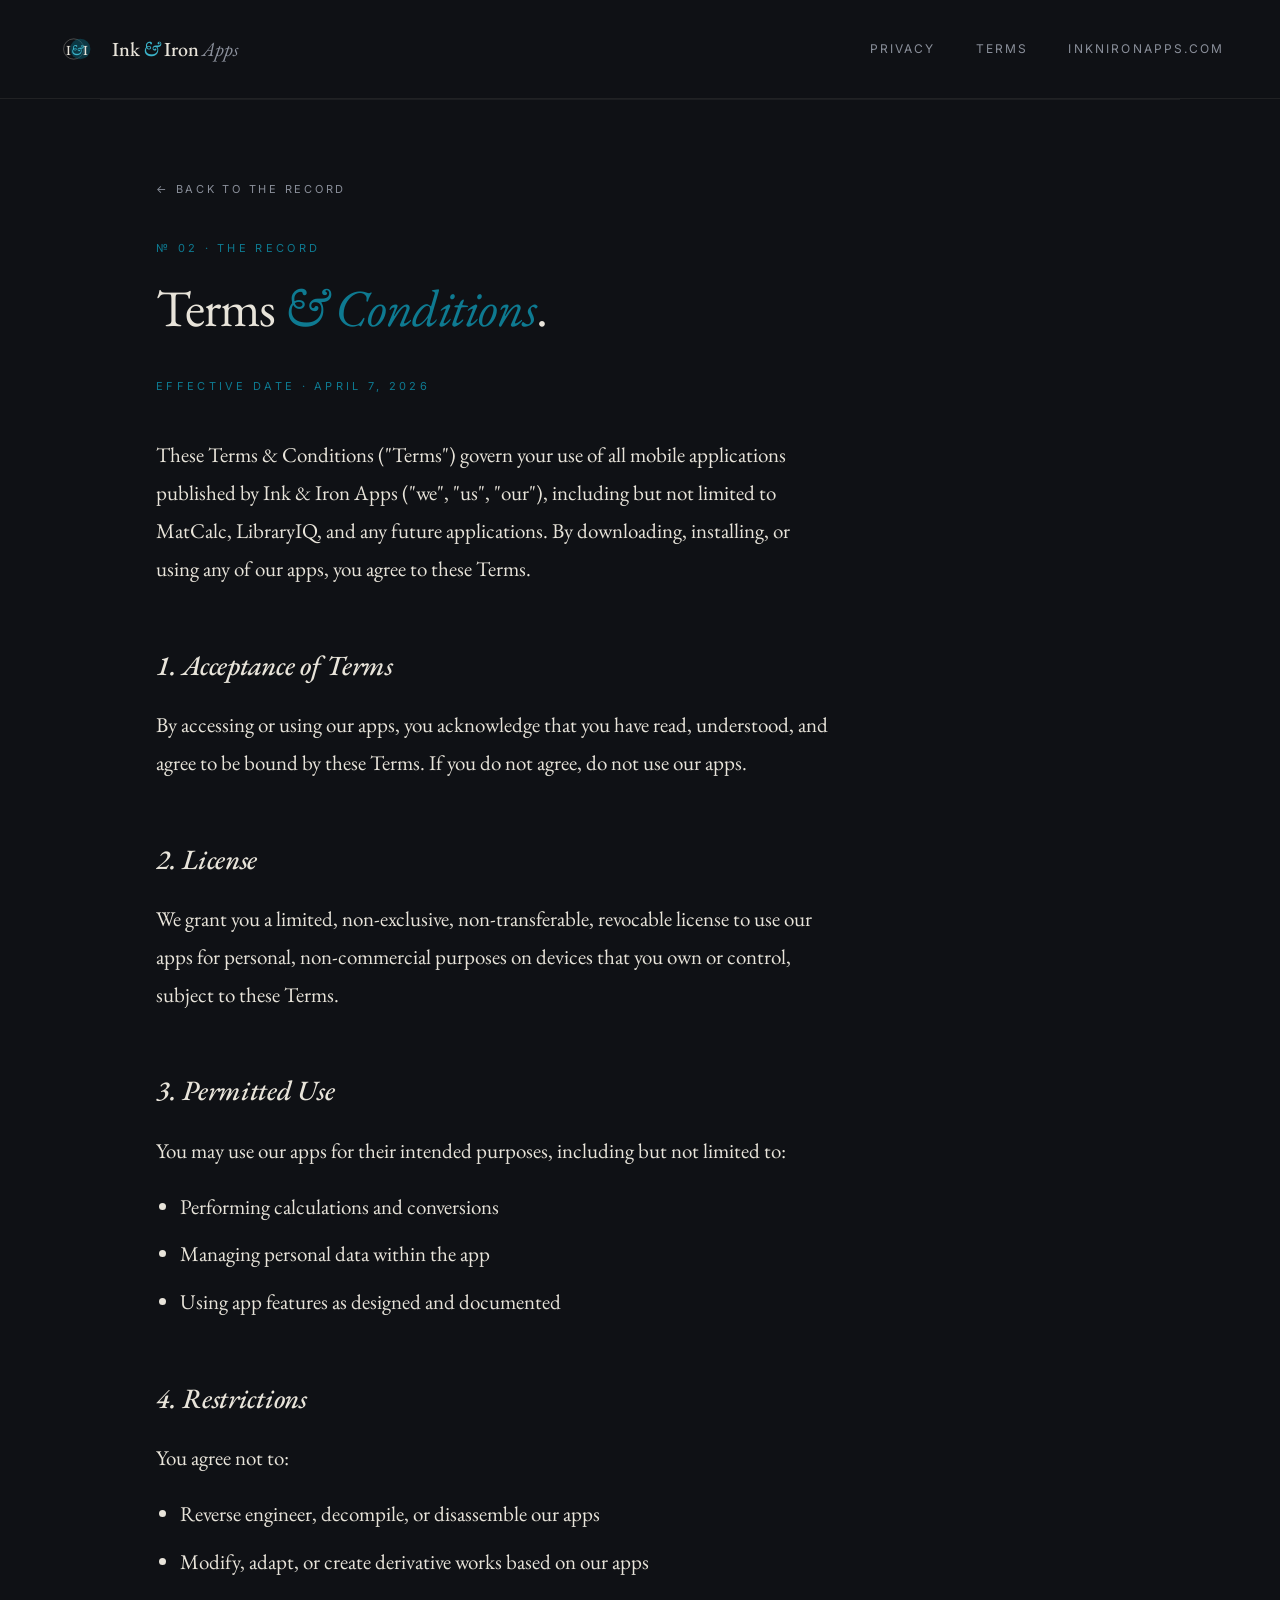
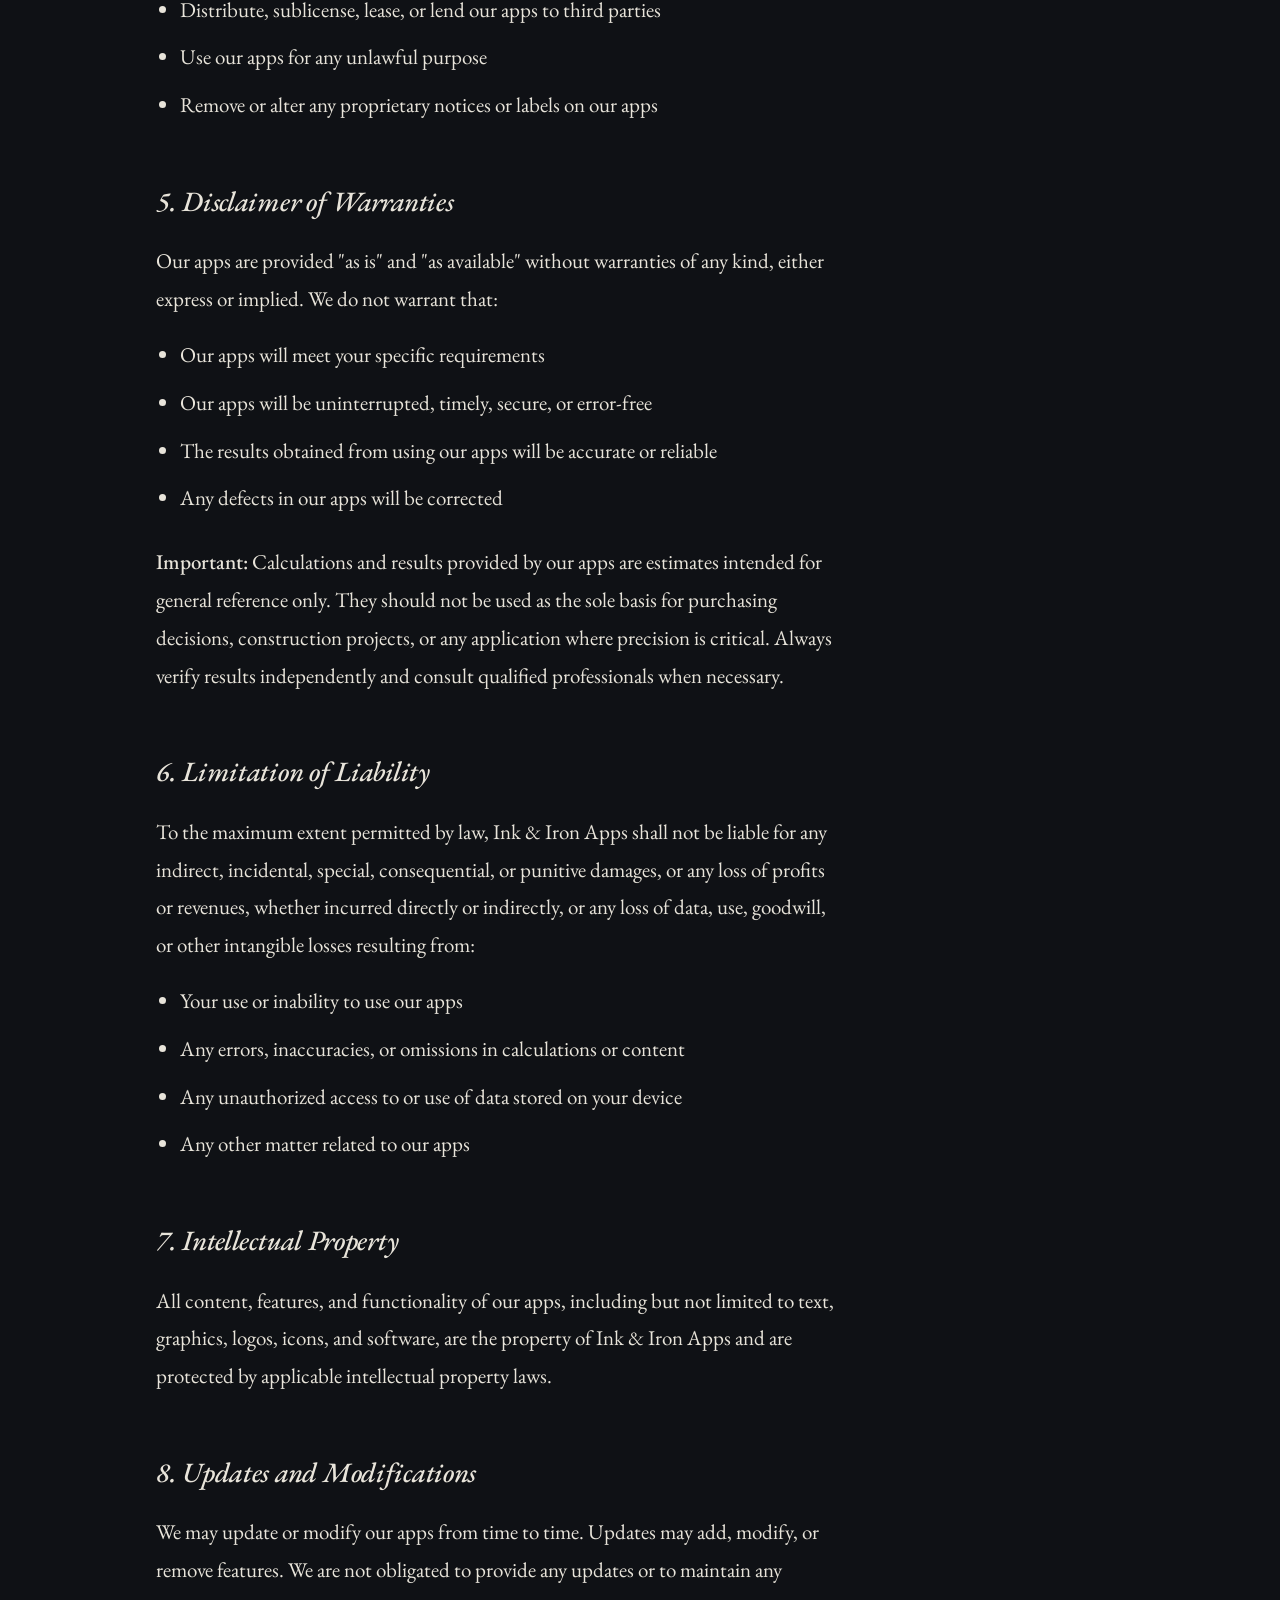
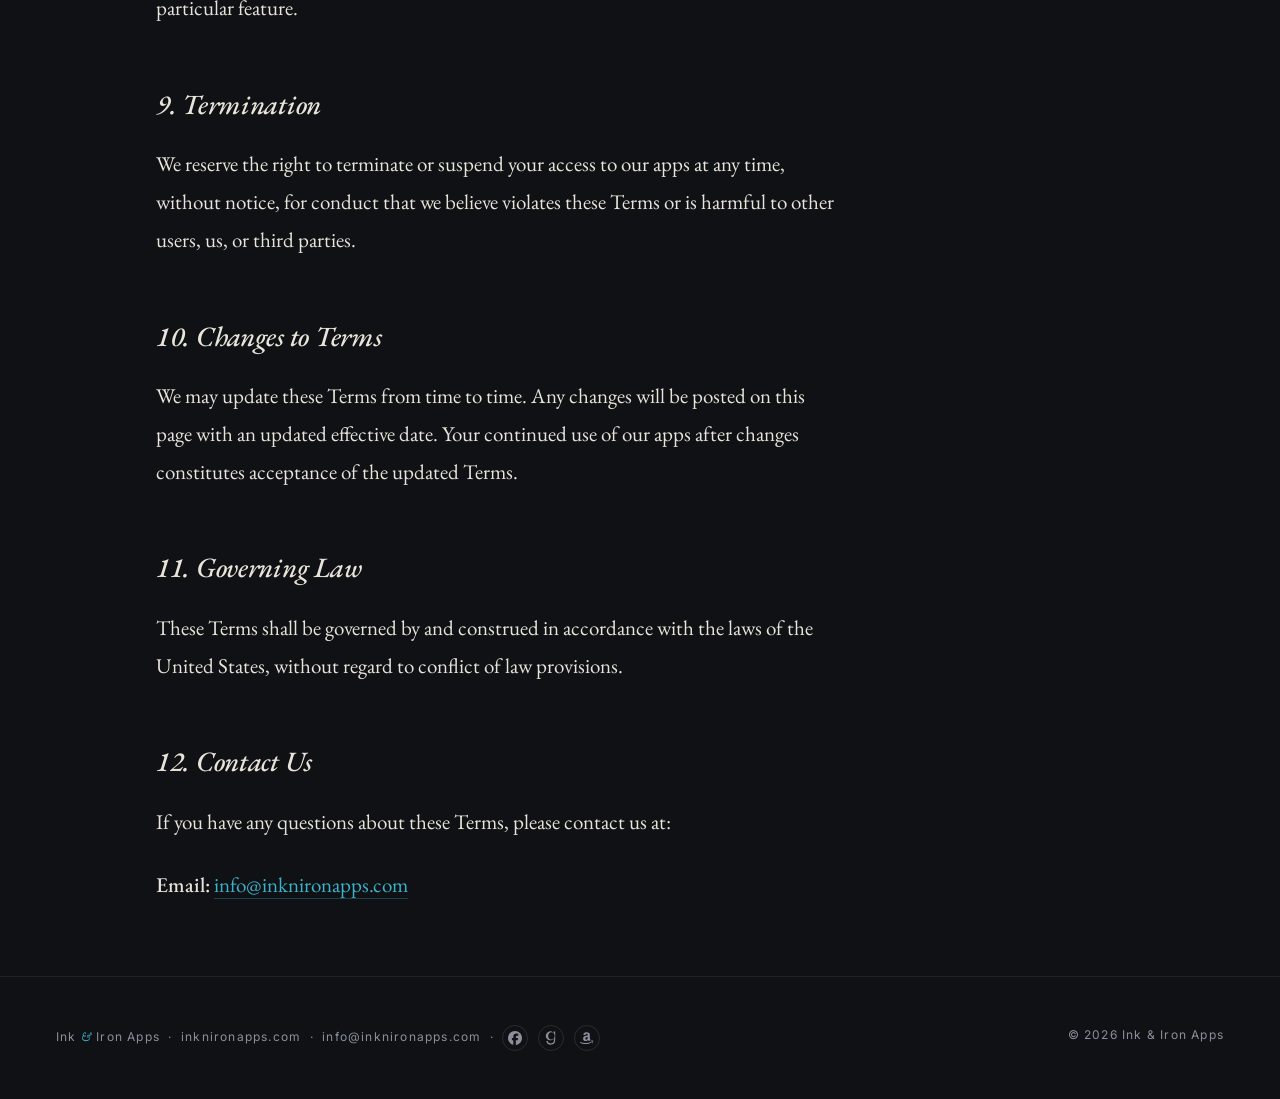
<file: terms.html>
<!DOCTYPE html>
<html lang="en">
<head>
    <meta charset="UTF-8">
    <meta name="viewport" content="width=device-width, initial-scale=1.0">
    <title>Terms &amp; Conditions — Ink &amp; Iron Apps</title>
    <meta name="description" content="Terms &amp; conditions for all apps published by Ink &amp; Iron Apps.">
    <link rel="canonical" href="https://inknironapps.com/terms.html">

    <link rel="icon" href="/favicon.ico" sizes="any">
    <link rel="icon" type="image/png" sizes="32x32" href="/favicon-32.png">
    <link rel="icon" type="image/png" sizes="16x16" href="/favicon-16.png">
    <link rel="icon" type="image/svg+xml" href="/icon.svg">
    <link rel="apple-touch-icon" sizes="180x180" href="/apple-touch-icon-180.png">
    <link rel="manifest" href="/site.webmanifest">
    <meta name="theme-color" content="#0F1115">

    <meta property="og:type" content="website">
    <meta property="og:url" content="https://inknironapps.com/terms.html">
    <meta property="og:site_name" content="Ink & Iron Apps">
    <meta property="og:locale" content="en_US">
    <meta property="og:title" content="Terms & Conditions — Ink & Iron Apps">
    <meta property="og:description" content="Crafted stories. Forged software.">
    <meta property="og:image" content="https://inknironapps.com/og-image-1200x630.png">
    <meta name="twitter:card" content="summary_large_image">
    <meta name="twitter:title" content="Terms & Conditions — Ink & Iron Apps">
    <meta name="twitter:description" content="Crafted stories. Forged software.">
    <meta name="twitter:image" content="/og-image-1200x630.png">

    <link href="https://fonts.googleapis.com/css2?family=EB+Garamond:ital,wght@0,400;0,500;0,700;1,400;1,500&family=Inter:wght@300;400;500&display=swap" rel="stylesheet">
    <link rel="stylesheet" href="/style.css">
</head>
<body>

<nav>
  <a class="brand-mini" href="/">
    <svg viewBox="0 0 512 512">
      <circle cx="216" cy="256" r="124" fill="none" stroke="#E8E4DA" stroke-width="6" opacity="0.55"/>
      <circle cx="296" cy="256" r="124" fill="#095F73" opacity="0.5"/>
      <text x="256" y="330" font-family="EB Garamond,Georgia,serif" font-weight="500" font-size="170" fill="#E8E4DA" text-anchor="middle" letter-spacing="-2">I<tspan font-style="italic" fill="#3BB3C9" dx="2">&amp;</tspan><tspan dx="2">I</tspan></text>
    </svg>
    <div><b>Ink</b><em>&amp;</em><b>Iron</b> <span class="apps-label">Apps</span></div>
  </a>
  <ul>
    <li><a href="/privacy-policy.html">Privacy</a></li>
    <li><a href="/terms.html">Terms</a></li>
    <li><a href="https://inknironapps.com">inknironapps.com</a></li>
  </ul>
</nav>

    <section>
        <a href="/" class="back-link">&larr; Back to the Record</a>
        <div class="kicker">№ 02 · The Record</div>
        <h2>Terms <em>&amp; Conditions</em>.</h2>
        <div class="essay">
            <span class="effective-date">Effective Date · April 7, 2026</span>

            <p>These Terms & Conditions ("Terms") govern your use of all mobile applications published by Ink &amp; Iron Apps ("we", "us", "our"), including but not limited to MatCalc, LibraryIQ, and any future applications. By downloading, installing, or using any of our apps, you agree to these Terms.</p>

            <h3>1. Acceptance of Terms</h3>
            <p>By accessing or using our apps, you acknowledge that you have read, understood, and agree to be bound by these Terms. If you do not agree, do not use our apps.</p>

            <h3>2. License</h3>
            <p>We grant you a limited, non-exclusive, non-transferable, revocable license to use our apps for personal, non-commercial purposes on devices that you own or control, subject to these Terms.</p>

            <h3>3. Permitted Use</h3>
            <p>You may use our apps for their intended purposes, including but not limited to:</p>
            <ul>
                <li>Performing calculations and conversions</li>
                <li>Managing personal data within the app</li>
                <li>Using app features as designed and documented</li>
            </ul>

            <h3>4. Restrictions</h3>
            <p>You agree not to:</p>
            <ul>
                <li>Reverse engineer, decompile, or disassemble our apps</li>
                <li>Modify, adapt, or create derivative works based on our apps</li>
                <li>Distribute, sublicense, lease, or lend our apps to third parties</li>
                <li>Use our apps for any unlawful purpose</li>
                <li>Remove or alter any proprietary notices or labels on our apps</li>
            </ul>

            <h3>5. Disclaimer of Warranties</h3>
            <p>Our apps are provided "as is" and "as available" without warranties of any kind, either express or implied. We do not warrant that:</p>
            <ul>
                <li>Our apps will meet your specific requirements</li>
                <li>Our apps will be uninterrupted, timely, secure, or error-free</li>
                <li>The results obtained from using our apps will be accurate or reliable</li>
                <li>Any defects in our apps will be corrected</li>
            </ul>
            <p><strong>Important:</strong> Calculations and results provided by our apps are estimates intended for general reference only. They should not be used as the sole basis for purchasing decisions, construction projects, or any application where precision is critical. Always verify results independently and consult qualified professionals when necessary.</p>

            <h3>6. Limitation of Liability</h3>
            <p>To the maximum extent permitted by law, Ink &amp; Iron Apps shall not be liable for any indirect, incidental, special, consequential, or punitive damages, or any loss of profits or revenues, whether incurred directly or indirectly, or any loss of data, use, goodwill, or other intangible losses resulting from:</p>
            <ul>
                <li>Your use or inability to use our apps</li>
                <li>Any errors, inaccuracies, or omissions in calculations or content</li>
                <li>Any unauthorized access to or use of data stored on your device</li>
                <li>Any other matter related to our apps</li>
            </ul>

            <h3>7. Intellectual Property</h3>
            <p>All content, features, and functionality of our apps, including but not limited to text, graphics, logos, icons, and software, are the property of Ink &amp; Iron Apps and are protected by applicable intellectual property laws.</p>

            <h3>8. Updates and Modifications</h3>
            <p>We may update or modify our apps from time to time. Updates may add, modify, or remove features. We are not obligated to provide any updates or to maintain any particular feature.</p>

            <h3>9. Termination</h3>
            <p>We reserve the right to terminate or suspend your access to our apps at any time, without notice, for conduct that we believe violates these Terms or is harmful to other users, us, or third parties.</p>

            <h3>10. Changes to Terms</h3>
            <p>We may update these Terms from time to time. Any changes will be posted on this page with an updated effective date. Your continued use of our apps after changes constitutes acceptance of the updated Terms.</p>

            <h3>11. Governing Law</h3>
            <p>These Terms shall be governed by and construed in accordance with the laws of the United States, without regard to conflict of law provisions.</p>

            <h3>12. Contact Us</h3>
            <p>If you have any questions about these Terms, please contact us at:</p>
            <p><strong>Email:</strong> <a href="mailto:info@inknironapps.com">info@inknironapps.com</a></p>
        </div>
    </section>

<footer>
  <div>Ink <span class="amp">&amp;</span> Iron Apps &nbsp;·&nbsp; <a href="https://inknironapps.com">inknironapps.com</a> &nbsp;·&nbsp; <a href="mailto:info@inknironapps.com">info@inknironapps.com</a> &nbsp;·&nbsp; <span class="footer-socials"><a href="https://www.facebook.com/people/Riley-E-Antrobus/61580037872318/" rel="noopener" aria-label="Facebook on Facebook" title="Facebook"><svg viewBox="0 0 24 24" width="14" height="14" fill="currentColor" aria-hidden="true"><path d="M9.101 23.691v-7.98H6.627v-3.667h2.474v-1.58c0-4.085 1.848-5.978 5.858-5.978.401 0 .955.042 1.468.103a8.68 8.68 0 0 1 1.141.195v3.325a8.623 8.623 0 0 0-.653-.036 26.805 26.805 0 0 0-.733-.009c-.707 0-1.259.096-1.675.309a1.686 1.686 0 0 0-.679.622c-.258.42-.374.995-.374 1.752v1.297h3.919l-.386 2.103-.287 1.564h-3.246v8.245C19.396 23.238 24 18.179 24 12.044c0-6.627-5.373-12-12-12s-12 5.373-12 12c0 5.628 3.874 10.35 9.101 11.647Z"/></svg></a><a href="https://www.goodreads.com/author/show/58136422.Riley_E_Antrobus" rel="noopener" aria-label="Riley E. Antrobus on Goodreads" title="Goodreads"><svg viewBox="0 0 24 24" width="14" height="14" fill="currentColor" aria-hidden="true"><path d="M11.43 23.995c-3.608-.208-6.274-2.077-7.062-4.929-.151-.55-.244-1.7-.144-1.794.031-.03.527-.075 1.42-.131l.788-.048.043.21c.219 1.07.473 1.652.997 2.286.692.837 1.704 1.355 3.099 1.587.624.103 2.022.046 2.638-.109 1.609-.404 2.713-1.317 3.336-2.758.464-1.073.594-1.904.652-4.157l.046-1.776-.226.41c-.94 1.71-2.732 2.851-4.913 3.13-3.388.433-6.652-1.234-8.041-4.107-2.198-4.547.165-9.864 4.933-11.101.674-.175 2.052-.245 2.79-.142 1.704.237 3.171 1.005 4.241 2.22.219.249.413.451.43.448.018-.003.034-.555.037-1.226l.005-1.221h2.71l-.004 7.675c-.003 7.234-.016 7.762-.221 8.92-.535 3.034-2.379 4.992-5.249 5.573-.628.127-2.354.221-2.949.16zm2.012-9.46c2.487-.358 4.181-2.054 4.685-4.689.143-.748.135-2.484-.014-3.242-.535-2.69-2.421-4.469-4.92-4.642-3.453-.236-5.961 2.476-5.961 6.456 0 2.604 1.097 4.658 2.948 5.515.984.456 2.121.605 3.262.616z"/></svg></a><a href="https://www.amazon.com/author/rileyeantrobus" rel="noopener" aria-label="Riley E. Antrobus on Amazon" title="Amazon Author Page"><svg viewBox="0 0 24 24" width="14" height="14" fill="currentColor" aria-hidden="true"><path d="M15.93 17.09c-.18.16-.43.17-.63.06-.89-.74-1.05-1.08-1.54-1.79-1.47 1.5-2.51 1.95-4.42 1.95-2.25 0-4.01-1.39-4.01-4.17 0-2.18 1.17-3.64 2.86-4.38 1.46-.64 3.49-.76 5.04-.93V7.5c0-.66.05-1.41-.33-1.96-.32-.49-.95-.7-1.5-.7-1.02 0-1.93.52-2.15 1.61-.05.24-.25.48-.47.49l-2.6-.28c-.22-.05-.46-.22-.4-.56C6.27 2.91 9.1 2 11.6 2c1.32 0 3.04.35 4.07 1.34C16.94 4.57 16.81 6.21 16.81 8v4.17c0 1.25.52 1.81 1 2.49.17.25.21.54-.01.72-.54.46-1.5 1.29-2.03 1.76M13.23 10.7v-.55c-1.94 0-3.99.41-3.99 2.71 0 1.16.6 1.95 1.63 1.95.76 0 1.43-.46 1.86-1.22.53-.93.5-1.81.5-2.89m6.9 8.42c-2.93 2.16-7.18 3.31-10.83 3.31-5.12 0-9.74-1.89-13.23-5.04-.27-.25-.03-.59.3-.4 3.78 2.2 8.45 3.52 13.27 3.52 3.25 0 6.81-.67 10.09-2.06.5-.21.91.32.4.69m1.21-1.39c-.37-.48-2.47-.23-3.41-.11-.28.03-.32-.21-.06-.4 1.67-1.17 4.41-.83 4.73-.44.32.4-.09 3.14-1.66 4.45-.24.2-.47.09-.36-.17.34-.85 1.13-2.84.76-3.33z"/></svg></a></span></div>
  <div>&copy; 2026 Ink &amp; Iron Apps</div>
</footer>

</body>
</html>
</file>
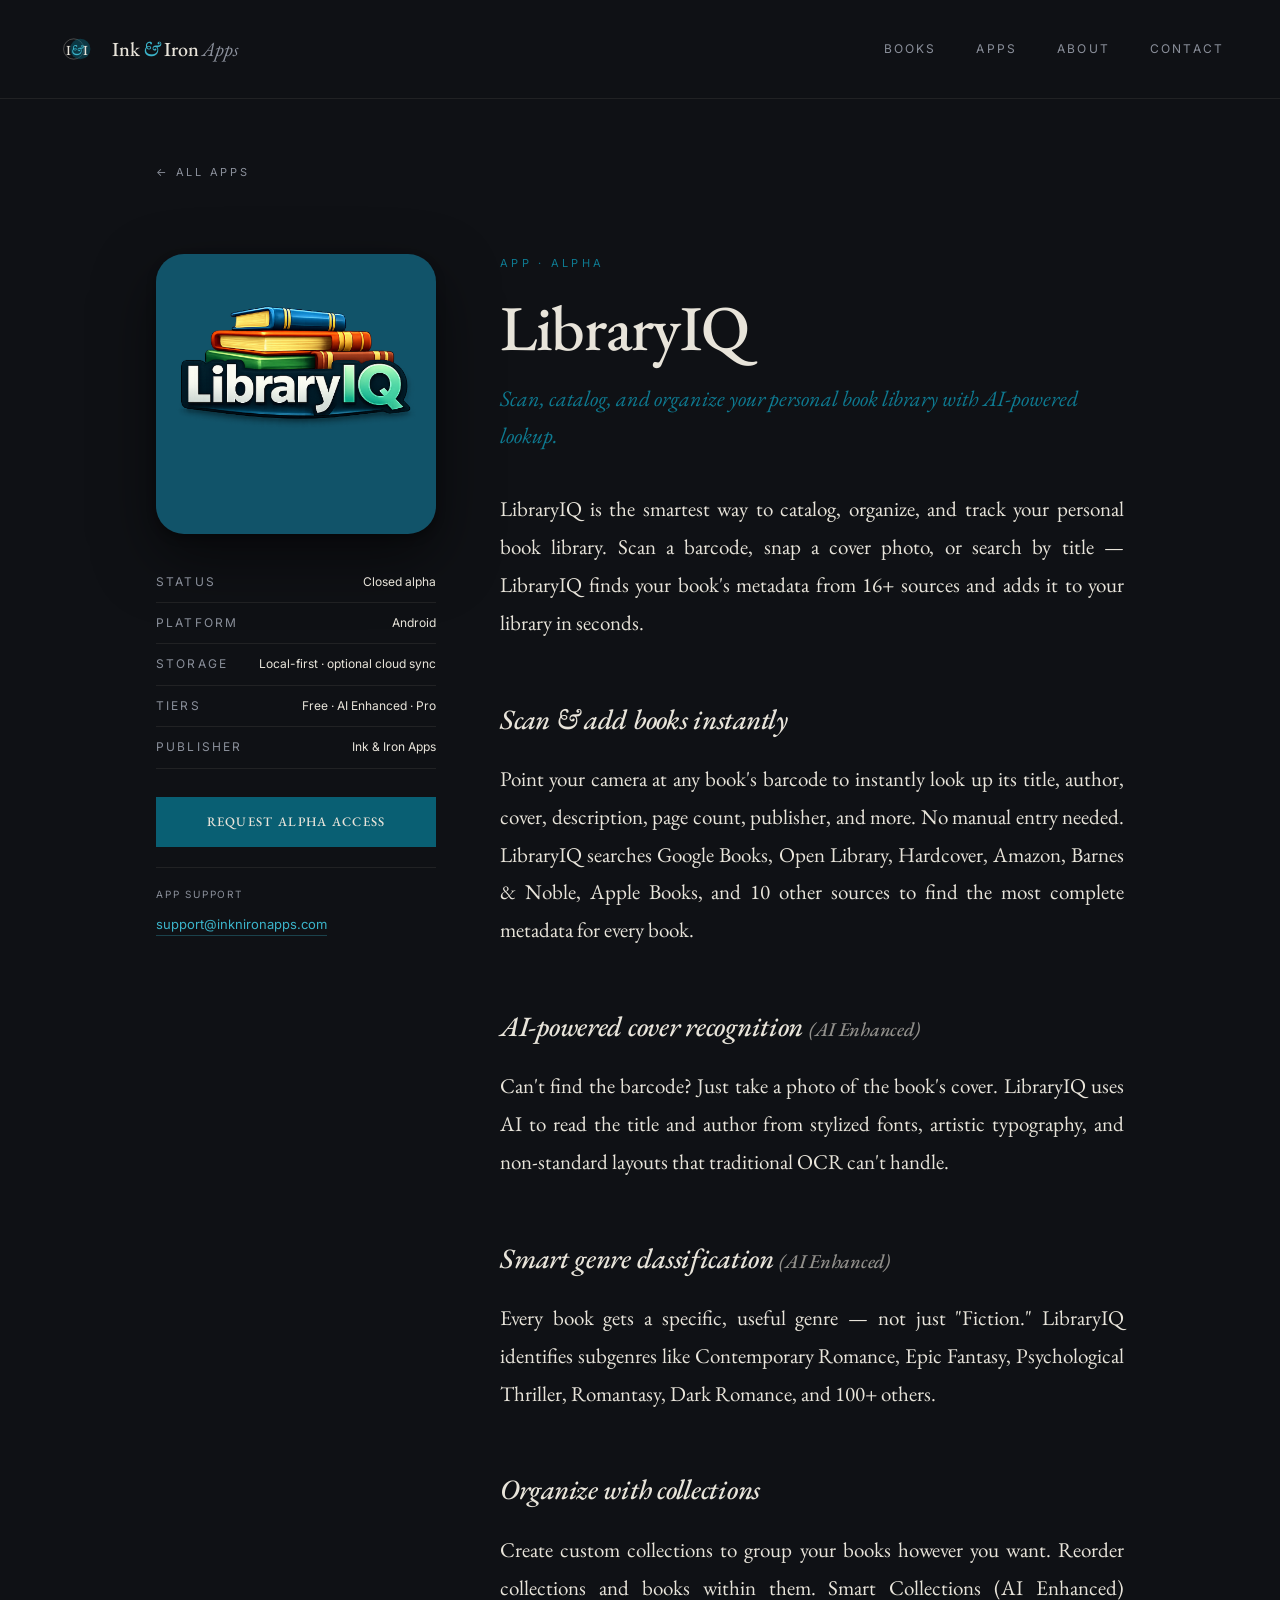
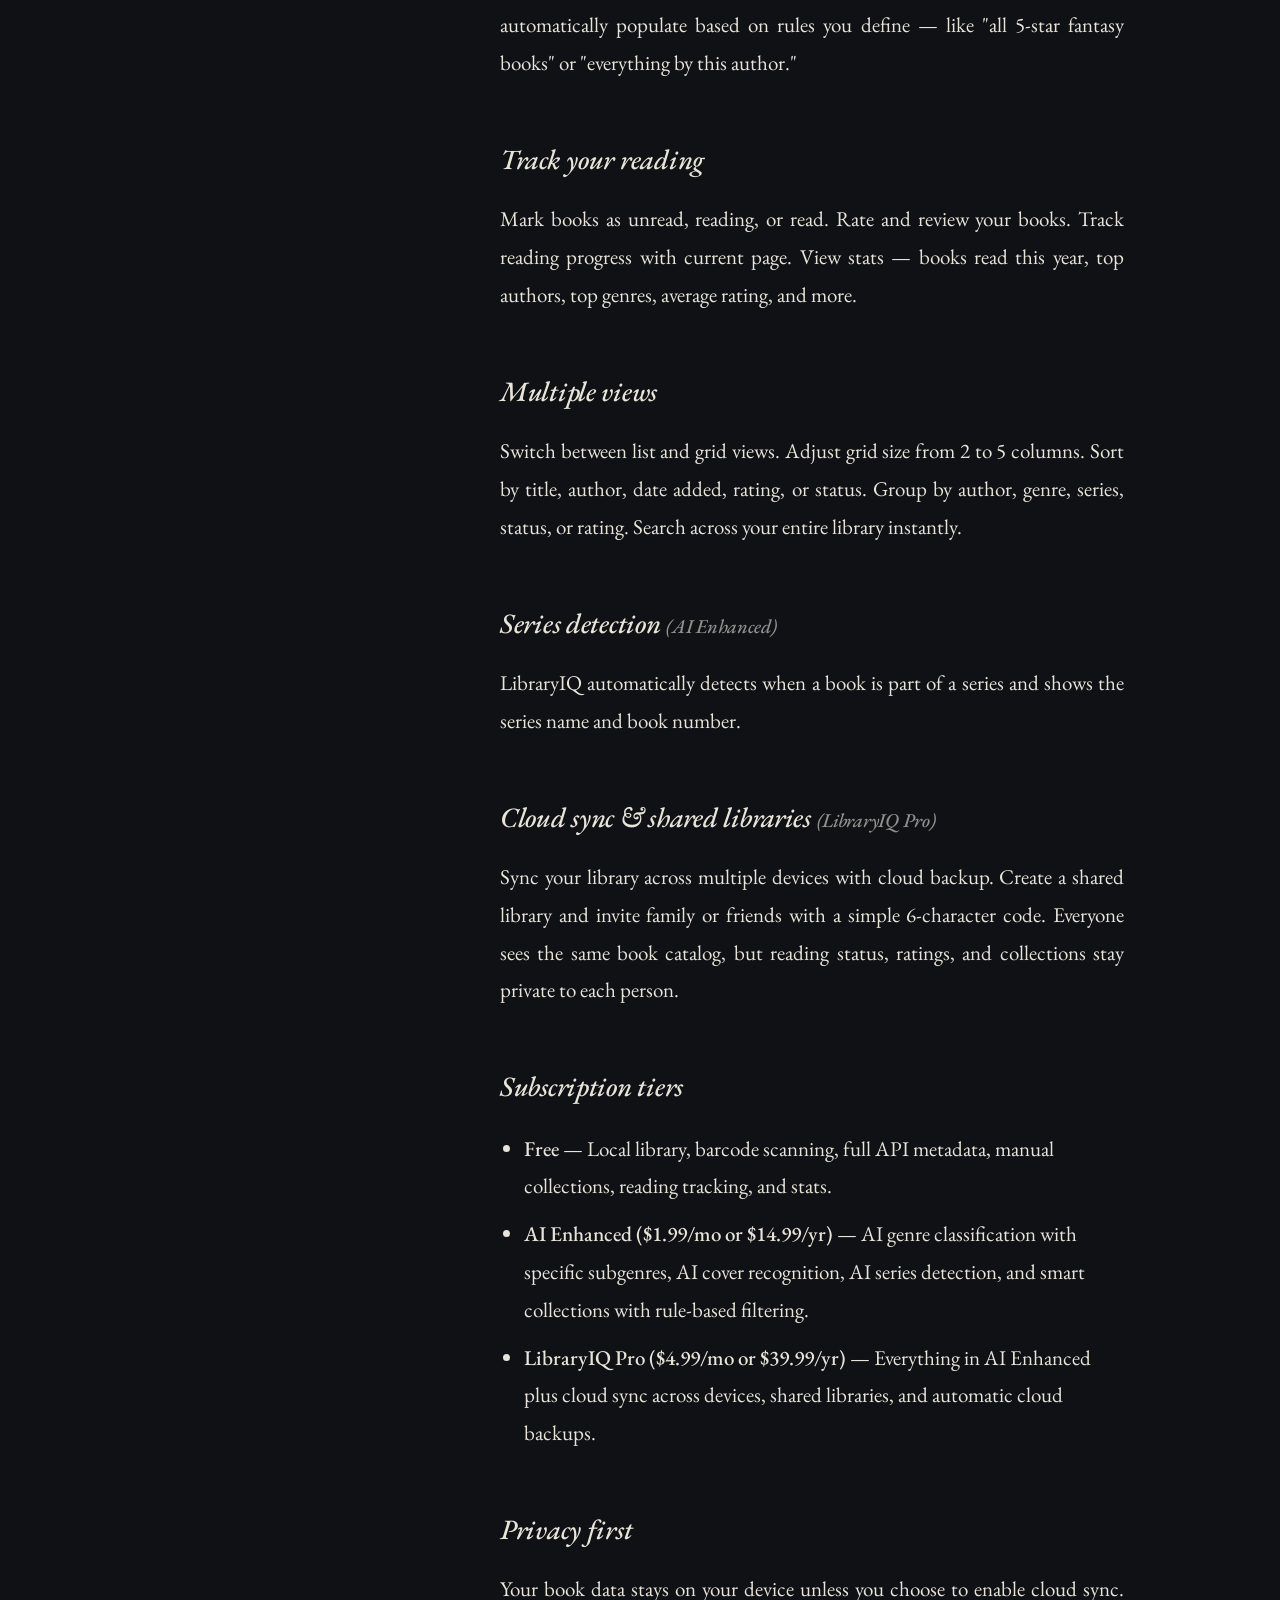
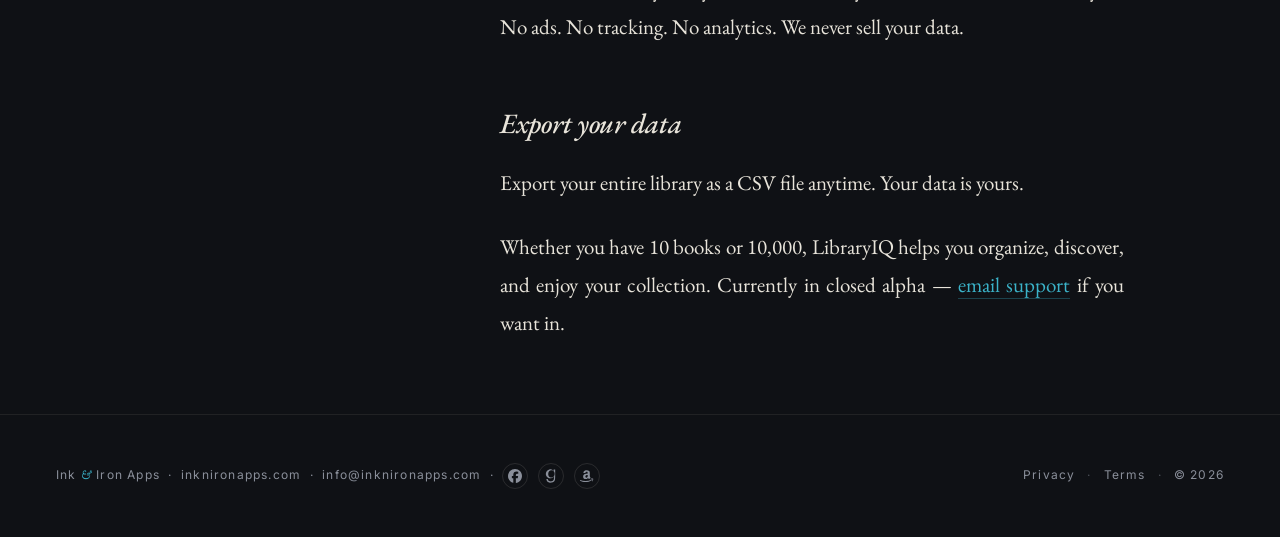
<file: apps/libraryiq.html>
<!DOCTYPE html>
<html lang="en">
<head>
<meta charset="UTF-8">
<meta name="viewport" content="width=device-width, initial-scale=1.0">
<title>LibraryIQ — Personal Book Library Manager · Ink &amp; Iron Apps</title>
<meta name="description" content="LibraryIQ — Scan, catalog, and organize your personal book library with AI-powered lookup. Metadata from 16+ sources, AI subgenres, smart collections, optional cloud sync. Currently in closed alpha.">
<meta name="author" content="Riley E. Antrobus">
<meta name="keywords" content="LibraryIQ, personal library app, book scanner, ISBN scanner, book metadata, library manager Android, Ink and Iron Apps">
<link rel="canonical" href="https://inknironapps.com/apps/libraryiq.html">

<link rel="icon" href="/favicon.ico" sizes="any">
<link rel="icon" type="image/png" sizes="32x32" href="/favicon-32.png">
<link rel="icon" type="image/png" sizes="16x16" href="/favicon-16.png">
<link rel="icon" type="image/svg+xml" href="/icon.svg">
<link rel="apple-touch-icon" sizes="180x180" href="/apple-touch-icon-180.png">
<link rel="manifest" href="/site.webmanifest">
<meta name="theme-color" content="#0F1115">

<meta property="og:type" content="website">
<meta property="og:url" content="https://inknironapps.com/apps/libraryiq.html">
<meta property="og:site_name" content="Ink & Iron Apps">
<meta property="og:locale" content="en_US">
<meta property="og:title" content="LibraryIQ — Personal Book Library Manager">
<meta property="og:description" content="Scan, catalog, and organize your personal book library with AI-powered lookup.">
<meta property="og:image" content="https://inknironapps.com/images/apps/libraryiq.png">
<meta name="twitter:card" content="summary_large_image">
<meta name="twitter:title" content="LibraryIQ — Personal Book Library Manager">
<meta name="twitter:description" content="Scan, catalog, and organize your personal book library with AI-powered lookup.">
<meta name="twitter:image" content="https://inknironapps.com/images/apps/libraryiq.png">

<link href="https://fonts.googleapis.com/css2?family=EB+Garamond:ital,wght@0,400;0,500;0,700;1,400;1,500&family=Inter:wght@300;400;500&display=swap" rel="stylesheet">
<link rel="stylesheet" href="/style.css">

<script type="application/ld+json">
{
  "@context": "https://schema.org",
  "@type": "BreadcrumbList",
  "itemListElement": [
    { "@type": "ListItem", "position": 1, "name": "Home", "item": "https://inknironapps.com/" },
    { "@type": "ListItem", "position": 2, "name": "Apps", "item": "https://inknironapps.com/apps/" },
    { "@type": "ListItem", "position": 3, "name": "LibraryIQ", "item": "https://inknironapps.com/apps/libraryiq.html" }
  ]
}
</script>
<script type="application/ld+json">
{
  "@context": "https://schema.org",
  "@type": "SoftwareApplication",
  "name": "LibraryIQ",
  "url": "https://inknironapps.com/apps/libraryiq.html",
  "image": "https://inknironapps.com/images/apps/libraryiq.png",
  "description": "Personal book library manager for Android. Barcode scanning and AI cover recognition, metadata aggregation from 16+ sources, AI subgenre classification, custom and smart collections, optional cloud sync and shared libraries.",
  "applicationCategory": "BookApplication",
  "operatingSystem": "Android",
  "softwareVersion": "alpha",
  "publisher": {
    "@type": "Organization",
    "name": "Ink & Iron Apps",
    "url": "https://inknironapps.com/"
  },
  "author": {
    "@type": "Person",
    "name": "Riley E. Antrobus",
    "url": "https://inknironapps.com/"
  }
}
</script>
</head>
<body>

<nav>
  <a class="brand-mini" href="/">
    <svg viewBox="0 0 512 512">
      <circle cx="216" cy="256" r="124" fill="none" stroke="#E8E4DA" stroke-width="6" opacity="0.55"/>
      <circle cx="296" cy="256" r="124" fill="#095F73" opacity="0.5"/>
      <text x="256" y="330" font-family="EB Garamond,Georgia,serif" font-weight="500" font-size="170" fill="#E8E4DA" text-anchor="middle" letter-spacing="-2">I<tspan font-style="italic" fill="#3BB3C9" dx="2">&amp;</tspan><tspan dx="2">I</tspan></text>
    </svg>
    <div><b>Ink</b><em>&amp;</em><b>Iron</b> <span class="apps-label">Apps</span></div>
  </a>
  <ul>
    <li><a href="/#books">Books</a></li>
    <li><a href="/#apps">Apps</a></li>
    <li><a href="/#about">About</a></li>
    <li><a href="/contact.html">Contact</a></li>
  </ul>
</nav>

<section class="book-detail">
  <a class="back-link" href="/apps/">&larr; All apps</a>
  <div class="book-layout">
    <aside class="book-cover">
      <img src="/images/apps/libraryiq.png" alt="LibraryIQ icon" style="border-radius: 28px;">
      <div class="book-meta">
        <div class="meta-row"><span>Status</span><span>Closed alpha</span></div>
        <div class="meta-row"><span>Platform</span><span>Android</span></div>
        <div class="meta-row"><span>Storage</span><span>Local-first · optional cloud sync</span></div>
        <div class="meta-row"><span>Tiers</span><span>Free · AI Enhanced · Pro</span></div>
        <div class="meta-row"><span>Publisher</span><span>Ink &amp; Iron Apps</span></div>
      </div>
      <div class="buy-stack">
        <a class="btn btn-p" href="/contact.html?topic=alpha-libraryiq">Request alpha access</a>
      </div>
      <div class="author-contact">
        <span>App support</span>
        <a href="mailto:support@inknironapps.com">support@inknironapps.com</a>
      </div>
    </aside>
    <div class="book-body">
      <div class="kicker">App · Alpha</div>
      <h1>LibraryIQ</h1>
      <p class="tagline"><em>Scan, catalog, and organize your personal book library with AI-powered lookup.</em></p>
      <div class="essay">
        <p>LibraryIQ is the smartest way to catalog, organize, and track your personal book library. Scan a barcode, snap a cover photo, or search by title — LibraryIQ finds your book's metadata from 16+ sources and adds it to your library in seconds.</p>
        <h3>Scan &amp; add books instantly</h3>
        <p>Point your camera at any book's barcode to instantly look up its title, author, cover, description, page count, publisher, and more. No manual entry needed. LibraryIQ searches Google Books, Open Library, Hardcover, Amazon, Barnes &amp; Noble, Apple Books, and 10 other sources to find the most complete metadata for every book.</p>
        <h3>AI-powered cover recognition <span style="opacity:.6;font-size:.7em">(AI Enhanced)</span></h3>
        <p>Can't find the barcode? Just take a photo of the book's cover. LibraryIQ uses AI to read the title and author from stylized fonts, artistic typography, and non-standard layouts that traditional OCR can't handle.</p>
        <h3>Smart genre classification <span style="opacity:.6;font-size:.7em">(AI Enhanced)</span></h3>
        <p>Every book gets a specific, useful genre — not just "Fiction." LibraryIQ identifies subgenres like Contemporary Romance, Epic Fantasy, Psychological Thriller, Romantasy, Dark Romance, and 100+ others.</p>
        <h3>Organize with collections</h3>
        <p>Create custom collections to group your books however you want. Reorder collections and books within them. Smart Collections (AI Enhanced) automatically populate based on rules you define — like "all 5-star fantasy books" or "everything by this author."</p>
        <h3>Track your reading</h3>
        <p>Mark books as unread, reading, or read. Rate and review your books. Track reading progress with current page. View stats — books read this year, top authors, top genres, average rating, and more.</p>
        <h3>Multiple views</h3>
        <p>Switch between list and grid views. Adjust grid size from 2 to 5 columns. Sort by title, author, date added, rating, or status. Group by author, genre, series, status, or rating. Search across your entire library instantly.</p>
        <h3>Series detection <span style="opacity:.6;font-size:.7em">(AI Enhanced)</span></h3>
        <p>LibraryIQ automatically detects when a book is part of a series and shows the series name and book number.</p>
        <h3>Cloud sync &amp; shared libraries <span style="opacity:.6;font-size:.7em">(LibraryIQ Pro)</span></h3>
        <p>Sync your library across multiple devices with cloud backup. Create a shared library and invite family or friends with a simple 6-character code. Everyone sees the same book catalog, but reading status, ratings, and collections stay private to each person.</p>
        <h3>Subscription tiers</h3>
        <ul>
          <li><strong>Free</strong> — Local library, barcode scanning, full API metadata, manual collections, reading tracking, and stats.</li>
          <li><strong>AI Enhanced ($1.99/mo or $14.99/yr)</strong> — AI genre classification with specific subgenres, AI cover recognition, AI series detection, and smart collections with rule-based filtering.</li>
          <li><strong>LibraryIQ Pro ($4.99/mo or $39.99/yr)</strong> — Everything in AI Enhanced plus cloud sync across devices, shared libraries, and automatic cloud backups.</li>
        </ul>
        <h3>Privacy first</h3>
        <p>Your book data stays on your device unless you choose to enable cloud sync. No ads. No tracking. No analytics. We never sell your data.</p>
        <h3>Export your data</h3>
        <p>Export your entire library as a CSV file anytime. Your data is yours.</p>
        <p>Whether you have 10 books or 10,000, LibraryIQ helps you organize, discover, and enjoy your collection. Currently in closed alpha — <a href="mailto:support@inknironapps.com?subject=LibraryIQ%20alpha%20tester">email support</a> if you want in.</p>
      </div>
    </div>
  </div>
</section>

<footer>
  <div>Ink <span class="amp">&amp;</span> Iron Apps &nbsp;·&nbsp; <a href="https://inknironapps.com">inknironapps.com</a> &nbsp;·&nbsp; <a href="mailto:info@inknironapps.com">info@inknironapps.com</a> &nbsp;·&nbsp; <span class="footer-socials"><a href="https://www.facebook.com/people/Riley-E-Antrobus/61580037872318/" rel="noopener" aria-label="Facebook on Facebook" title="Facebook"><svg viewBox="0 0 24 24" width="14" height="14" fill="currentColor" aria-hidden="true"><path d="M9.101 23.691v-7.98H6.627v-3.667h2.474v-1.58c0-4.085 1.848-5.978 5.858-5.978.401 0 .955.042 1.468.103a8.68 8.68 0 0 1 1.141.195v3.325a8.623 8.623 0 0 0-.653-.036 26.805 26.805 0 0 0-.733-.009c-.707 0-1.259.096-1.675.309a1.686 1.686 0 0 0-.679.622c-.258.42-.374.995-.374 1.752v1.297h3.919l-.386 2.103-.287 1.564h-3.246v8.245C19.396 23.238 24 18.179 24 12.044c0-6.627-5.373-12-12-12s-12 5.373-12 12c0 5.628 3.874 10.35 9.101 11.647Z"/></svg></a><a href="https://www.goodreads.com/author/show/58136422.Riley_E_Antrobus" rel="noopener" aria-label="Riley E. Antrobus on Goodreads" title="Goodreads"><svg viewBox="0 0 24 24" width="14" height="14" fill="currentColor" aria-hidden="true"><path d="M11.43 23.995c-3.608-.208-6.274-2.077-7.062-4.929-.151-.55-.244-1.7-.144-1.794.031-.03.527-.075 1.42-.131l.788-.048.043.21c.219 1.07.473 1.652.997 2.286.692.837 1.704 1.355 3.099 1.587.624.103 2.022.046 2.638-.109 1.609-.404 2.713-1.317 3.336-2.758.464-1.073.594-1.904.652-4.157l.046-1.776-.226.41c-.94 1.71-2.732 2.851-4.913 3.13-3.388.433-6.652-1.234-8.041-4.107-2.198-4.547.165-9.864 4.933-11.101.674-.175 2.052-.245 2.79-.142 1.704.237 3.171 1.005 4.241 2.22.219.249.413.451.43.448.018-.003.034-.555.037-1.226l.005-1.221h2.71l-.004 7.675c-.003 7.234-.016 7.762-.221 8.92-.535 3.034-2.379 4.992-5.249 5.573-.628.127-2.354.221-2.949.16zm2.012-9.46c2.487-.358 4.181-2.054 4.685-4.689.143-.748.135-2.484-.014-3.242-.535-2.69-2.421-4.469-4.92-4.642-3.453-.236-5.961 2.476-5.961 6.456 0 2.604 1.097 4.658 2.948 5.515.984.456 2.121.605 3.262.616z"/></svg></a><a href="https://www.amazon.com/author/rileyeantrobus" rel="noopener" aria-label="Riley E. Antrobus on Amazon" title="Amazon Author Page"><svg viewBox="0 0 24 24" width="14" height="14" fill="currentColor" aria-hidden="true"><path d="M15.93 17.09c-.18.16-.43.17-.63.06-.89-.74-1.05-1.08-1.54-1.79-1.47 1.5-2.51 1.95-4.42 1.95-2.25 0-4.01-1.39-4.01-4.17 0-2.18 1.17-3.64 2.86-4.38 1.46-.64 3.49-.76 5.04-.93V7.5c0-.66.05-1.41-.33-1.96-.32-.49-.95-.7-1.5-.7-1.02 0-1.93.52-2.15 1.61-.05.24-.25.48-.47.49l-2.6-.28c-.22-.05-.46-.22-.4-.56C6.27 2.91 9.1 2 11.6 2c1.32 0 3.04.35 4.07 1.34C16.94 4.57 16.81 6.21 16.81 8v4.17c0 1.25.52 1.81 1 2.49.17.25.21.54-.01.72-.54.46-1.5 1.29-2.03 1.76M13.23 10.7v-.55c-1.94 0-3.99.41-3.99 2.71 0 1.16.6 1.95 1.63 1.95.76 0 1.43-.46 1.86-1.22.53-.93.5-1.81.5-2.89m6.9 8.42c-2.93 2.16-7.18 3.31-10.83 3.31-5.12 0-9.74-1.89-13.23-5.04-.27-.25-.03-.59.3-.4 3.78 2.2 8.45 3.52 13.27 3.52 3.25 0 6.81-.67 10.09-2.06.5-.21.91.32.4.69m1.21-1.39c-.37-.48-2.47-.23-3.41-.11-.28.03-.32-.21-.06-.4 1.67-1.17 4.41-.83 4.73-.44.32.4-.09 3.14-1.66 4.45-.24.2-.47.09-.36-.17.34-.85 1.13-2.84.76-3.33z"/></svg></a></span></div>
  <div class="footer-legal">
    <a href="/privacy-policy.html">Privacy</a>
    <span class="sep">·</span>
    <a href="/terms.html">Terms</a>
    <span class="sep">·</span>
    <span>&copy; 2026</span>
  </div>
</footer>

</body>
</html>
</file>
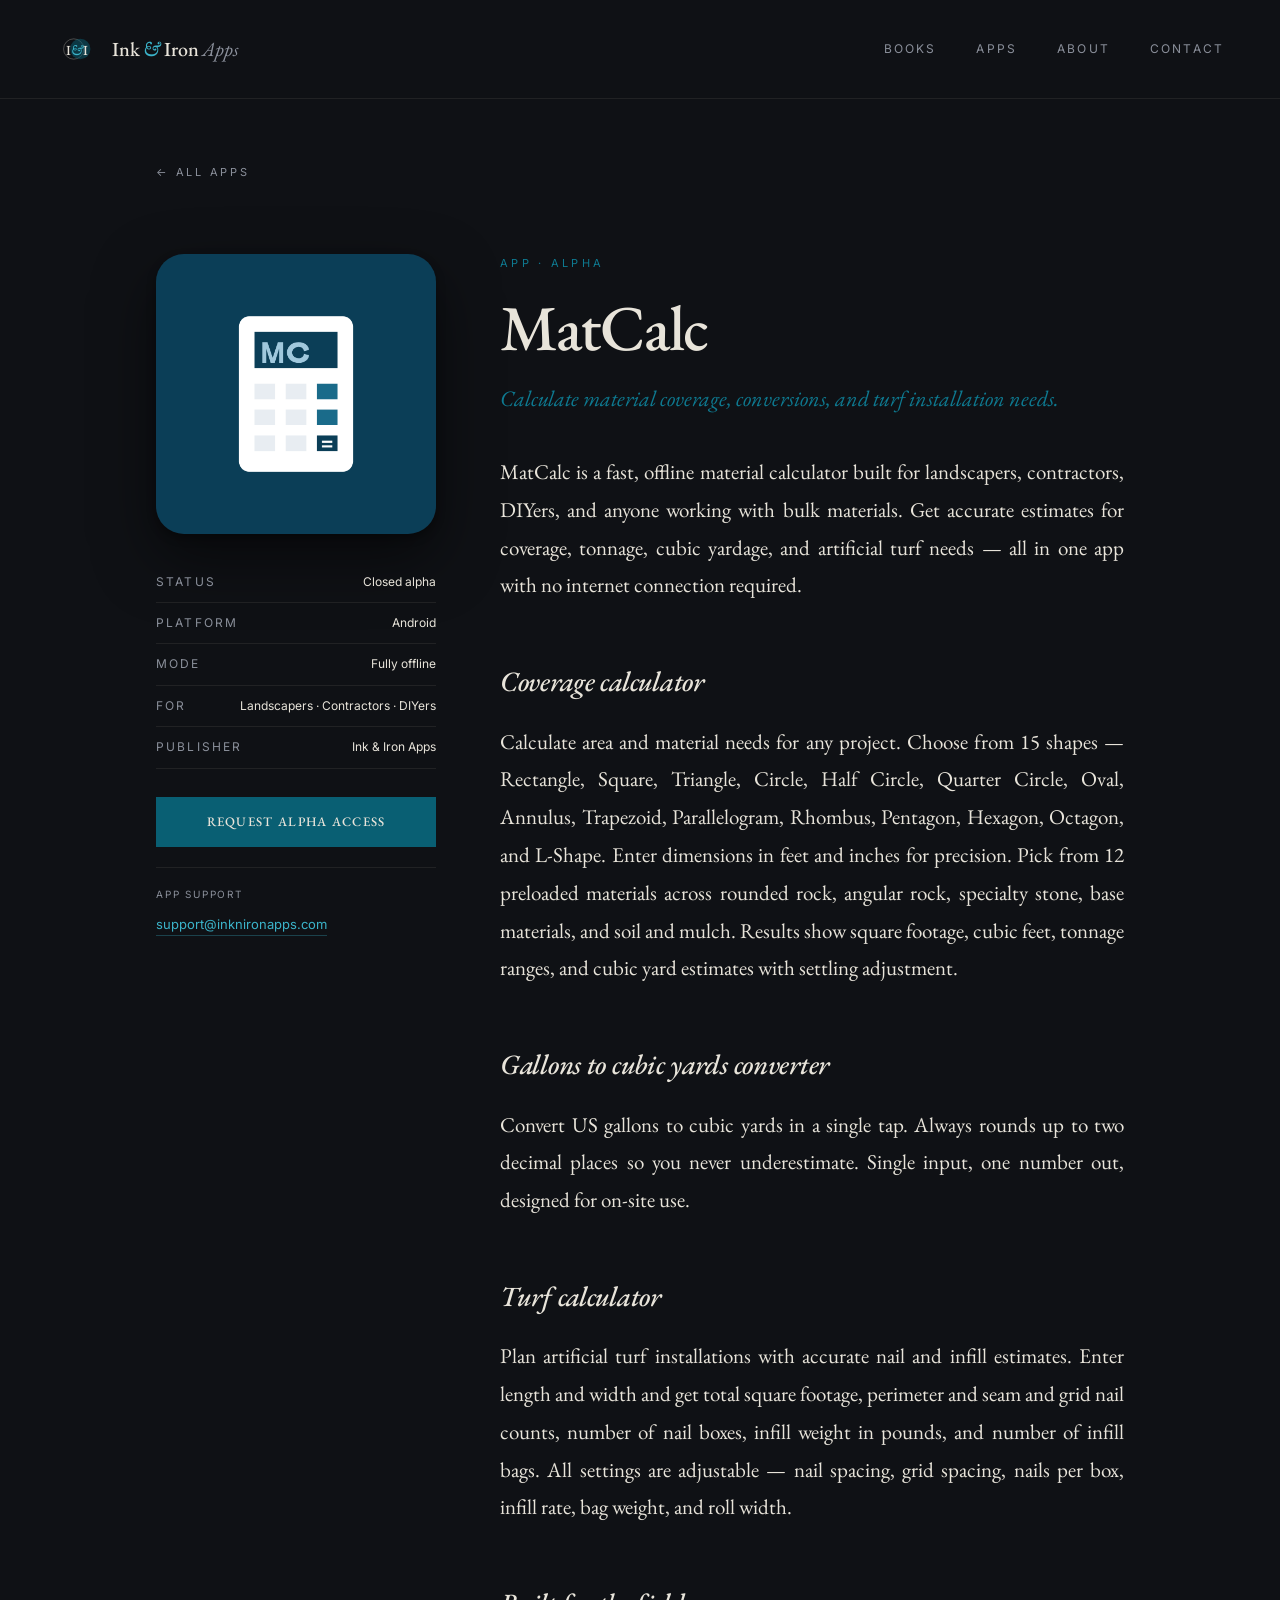
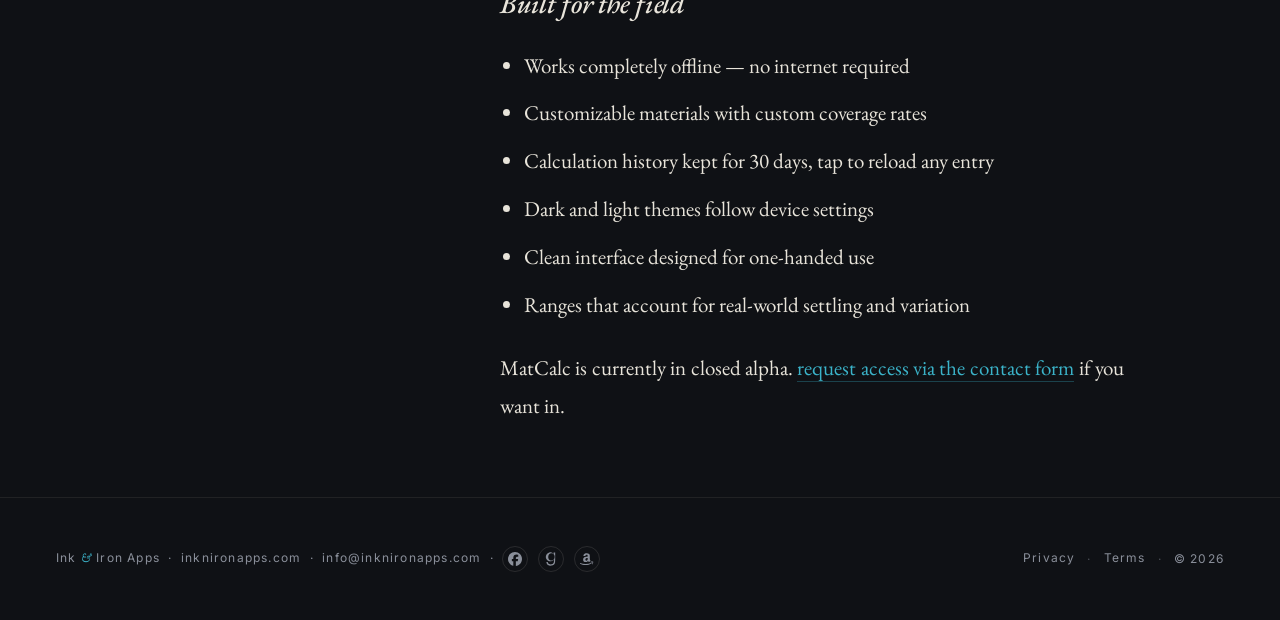
<file: apps/matcalc.html>
<!DOCTYPE html>
<html lang="en">
<head>
<meta charset="UTF-8">
<meta name="viewport" content="width=device-width, initial-scale=1.0">
<title>MatCalc — Material Calculator for Coverage, Conversions, and Turf · Ink &amp; Iron Apps</title>
<meta name="description" content="MatCalc — calculate material coverage, conversions, and turf installation needs. Fast offline calculator for landscapers, contractors, and DIYers. Currently in closed alpha.">
<meta name="author" content="Riley E. Antrobus">
<meta name="keywords" content="MatCalc, material calculator, landscape calculator, gravel calculator, turf calculator, cubic yard calculator, contractor app, Ink and Iron Apps">
<link rel="canonical" href="https://inknironapps.com/apps/matcalc.html">

<link rel="icon" href="/favicon.ico" sizes="any">
<link rel="icon" type="image/png" sizes="32x32" href="/favicon-32.png">
<link rel="icon" type="image/png" sizes="16x16" href="/favicon-16.png">
<link rel="icon" type="image/svg+xml" href="/icon.svg">
<link rel="apple-touch-icon" sizes="180x180" href="/apple-touch-icon-180.png">
<link rel="manifest" href="/site.webmanifest">
<meta name="theme-color" content="#0F1115">

<meta property="og:type" content="website">
<meta property="og:url" content="https://inknironapps.com/apps/matcalc.html">
<meta property="og:site_name" content="Ink & Iron Apps">
<meta property="og:locale" content="en_US">
<meta property="og:title" content="MatCalc — Material Calculator for Coverage, Conversions, and Turf">
<meta property="og:description" content="Fast offline material calculator for landscapers, contractors, and DIYers.">
<meta property="og:image" content="https://inknironapps.com/images/apps/matcalc.png">
<meta name="twitter:card" content="summary_large_image">
<meta name="twitter:title" content="MatCalc — Material Calculator">
<meta name="twitter:description" content="Fast offline material calculator for landscapers, contractors, and DIYers.">
<meta name="twitter:image" content="https://inknironapps.com/images/apps/matcalc.png">

<link href="https://fonts.googleapis.com/css2?family=EB+Garamond:ital,wght@0,400;0,500;0,700;1,400;1,500&family=Inter:wght@300;400;500&display=swap" rel="stylesheet">
<link rel="stylesheet" href="/style.css">

<script type="application/ld+json">
{
  "@context": "https://schema.org",
  "@type": "BreadcrumbList",
  "itemListElement": [
    { "@type": "ListItem", "position": 1, "name": "Home", "item": "https://inknironapps.com/" },
    { "@type": "ListItem", "position": 2, "name": "Apps", "item": "https://inknironapps.com/apps/" },
    { "@type": "ListItem", "position": 3, "name": "MatCalc", "item": "https://inknironapps.com/apps/matcalc.html" }
  ]
}
</script>
<script type="application/ld+json">
{
  "@context": "https://schema.org",
  "@type": "SoftwareApplication",
  "name": "MatCalc",
  "url": "https://inknironapps.com/apps/matcalc.html",
  "image": "https://inknironapps.com/images/apps/matcalc.png",
  "description": "Offline material calculator for landscapers, contractors, and DIYers. Coverage across 15 shapes, 12 preloaded materials, turf nail and infill estimator.",
  "applicationCategory": "UtilitiesApplication",
  "operatingSystem": "Android",
  "softwareVersion": "alpha",
  "publisher": {
    "@type": "Organization",
    "name": "Ink & Iron Apps",
    "url": "https://inknironapps.com/"
  },
  "author": {
    "@type": "Person",
    "name": "Riley E. Antrobus",
    "url": "https://inknironapps.com/"
  }
}
</script>
</head>
<body>

<nav>
  <a class="brand-mini" href="/">
    <svg viewBox="0 0 512 512">
      <circle cx="216" cy="256" r="124" fill="none" stroke="#E8E4DA" stroke-width="6" opacity="0.55"/>
      <circle cx="296" cy="256" r="124" fill="#095F73" opacity="0.5"/>
      <text x="256" y="330" font-family="EB Garamond,Georgia,serif" font-weight="500" font-size="170" fill="#E8E4DA" text-anchor="middle" letter-spacing="-2">I<tspan font-style="italic" fill="#3BB3C9" dx="2">&amp;</tspan><tspan dx="2">I</tspan></text>
    </svg>
    <div><b>Ink</b><em>&amp;</em><b>Iron</b> <span class="apps-label">Apps</span></div>
  </a>
  <ul>
    <li><a href="/#books">Books</a></li>
    <li><a href="/#apps">Apps</a></li>
    <li><a href="/#about">About</a></li>
    <li><a href="/contact.html">Contact</a></li>
  </ul>
</nav>

<section class="book-detail">
  <a class="back-link" href="/apps/">&larr; All apps</a>
  <div class="book-layout">
    <aside class="book-cover">
      <img src="/images/apps/matcalc.png" alt="MatCalc icon" style="border-radius: 28px;">
      <div class="book-meta">
        <div class="meta-row"><span>Status</span><span>Closed alpha</span></div>
        <div class="meta-row"><span>Platform</span><span>Android</span></div>
        <div class="meta-row"><span>Mode</span><span>Fully offline</span></div>
        <div class="meta-row"><span>For</span><span>Landscapers · Contractors · DIYers</span></div>
        <div class="meta-row"><span>Publisher</span><span>Ink &amp; Iron Apps</span></div>
      </div>
      <div class="buy-stack">
        <a class="btn btn-p" href="/contact.html?topic=alpha-matcalc">Request alpha access</a>
      </div>
      <div class="author-contact">
        <span>App support</span>
        <a href="mailto:support@inknironapps.com">support@inknironapps.com</a>
      </div>
    </aside>
    <div class="book-body">
      <div class="kicker">App · Alpha</div>
      <h1>MatCalc</h1>
      <p class="tagline"><em>Calculate material coverage, conversions, and turf installation needs.</em></p>
      <div class="essay">
        <p>MatCalc is a fast, offline material calculator built for landscapers, contractors, DIYers, and anyone working with bulk materials. Get accurate estimates for coverage, tonnage, cubic yardage, and artificial turf needs — all in one app with no internet connection required.</p>
        <h3>Coverage calculator</h3>
        <p>Calculate area and material needs for any project. Choose from 15 shapes — Rectangle, Square, Triangle, Circle, Half Circle, Quarter Circle, Oval, Annulus, Trapezoid, Parallelogram, Rhombus, Pentagon, Hexagon, Octagon, and L-Shape. Enter dimensions in feet and inches for precision. Pick from 12 preloaded materials across rounded rock, angular rock, specialty stone, base materials, and soil and mulch. Results show square footage, cubic feet, tonnage ranges, and cubic yard estimates with settling adjustment.</p>
        <h3>Gallons to cubic yards converter</h3>
        <p>Convert US gallons to cubic yards in a single tap. Always rounds up to two decimal places so you never underestimate. Single input, one number out, designed for on-site use.</p>
        <h3>Turf calculator</h3>
        <p>Plan artificial turf installations with accurate nail and infill estimates. Enter length and width and get total square footage, perimeter and seam and grid nail counts, number of nail boxes, infill weight in pounds, and number of infill bags. All settings are adjustable — nail spacing, grid spacing, nails per box, infill rate, bag weight, and roll width.</p>
        <h3>Built for the field</h3>
        <ul>
          <li>Works completely offline — no internet required</li>
          <li>Customizable materials with custom coverage rates</li>
          <li>Calculation history kept for 30 days, tap to reload any entry</li>
          <li>Dark and light themes follow device settings</li>
          <li>Clean interface designed for one-handed use</li>
          <li>Ranges that account for real-world settling and variation</li>
        </ul>
        <p>MatCalc is currently in closed alpha. <a href="/contact.html?topic=alpha-matcalc">request access via the contact form</a> if you want in.</p>
      </div>
    </div>
  </div>
</section>

<footer>
  <div>Ink <span class="amp">&amp;</span> Iron Apps &nbsp;·&nbsp; <a href="https://inknironapps.com">inknironapps.com</a> &nbsp;·&nbsp; <a href="mailto:info@inknironapps.com">info@inknironapps.com</a> &nbsp;·&nbsp; <span class="footer-socials"><a href="https://www.facebook.com/people/Riley-E-Antrobus/61580037872318/" rel="noopener" aria-label="Facebook on Facebook" title="Facebook"><svg viewBox="0 0 24 24" width="14" height="14" fill="currentColor" aria-hidden="true"><path d="M9.101 23.691v-7.98H6.627v-3.667h2.474v-1.58c0-4.085 1.848-5.978 5.858-5.978.401 0 .955.042 1.468.103a8.68 8.68 0 0 1 1.141.195v3.325a8.623 8.623 0 0 0-.653-.036 26.805 26.805 0 0 0-.733-.009c-.707 0-1.259.096-1.675.309a1.686 1.686 0 0 0-.679.622c-.258.42-.374.995-.374 1.752v1.297h3.919l-.386 2.103-.287 1.564h-3.246v8.245C19.396 23.238 24 18.179 24 12.044c0-6.627-5.373-12-12-12s-12 5.373-12 12c0 5.628 3.874 10.35 9.101 11.647Z"/></svg></a><a href="https://www.goodreads.com/author/show/58136422.Riley_E_Antrobus" rel="noopener" aria-label="Riley E. Antrobus on Goodreads" title="Goodreads"><svg viewBox="0 0 24 24" width="14" height="14" fill="currentColor" aria-hidden="true"><path d="M11.43 23.995c-3.608-.208-6.274-2.077-7.062-4.929-.151-.55-.244-1.7-.144-1.794.031-.03.527-.075 1.42-.131l.788-.048.043.21c.219 1.07.473 1.652.997 2.286.692.837 1.704 1.355 3.099 1.587.624.103 2.022.046 2.638-.109 1.609-.404 2.713-1.317 3.336-2.758.464-1.073.594-1.904.652-4.157l.046-1.776-.226.41c-.94 1.71-2.732 2.851-4.913 3.13-3.388.433-6.652-1.234-8.041-4.107-2.198-4.547.165-9.864 4.933-11.101.674-.175 2.052-.245 2.79-.142 1.704.237 3.171 1.005 4.241 2.22.219.249.413.451.43.448.018-.003.034-.555.037-1.226l.005-1.221h2.71l-.004 7.675c-.003 7.234-.016 7.762-.221 8.92-.535 3.034-2.379 4.992-5.249 5.573-.628.127-2.354.221-2.949.16zm2.012-9.46c2.487-.358 4.181-2.054 4.685-4.689.143-.748.135-2.484-.014-3.242-.535-2.69-2.421-4.469-4.92-4.642-3.453-.236-5.961 2.476-5.961 6.456 0 2.604 1.097 4.658 2.948 5.515.984.456 2.121.605 3.262.616z"/></svg></a><a href="https://www.amazon.com/author/rileyeantrobus" rel="noopener" aria-label="Riley E. Antrobus on Amazon" title="Amazon Author Page"><svg viewBox="0 0 24 24" width="14" height="14" fill="currentColor" aria-hidden="true"><path d="M15.93 17.09c-.18.16-.43.17-.63.06-.89-.74-1.05-1.08-1.54-1.79-1.47 1.5-2.51 1.95-4.42 1.95-2.25 0-4.01-1.39-4.01-4.17 0-2.18 1.17-3.64 2.86-4.38 1.46-.64 3.49-.76 5.04-.93V7.5c0-.66.05-1.41-.33-1.96-.32-.49-.95-.7-1.5-.7-1.02 0-1.93.52-2.15 1.61-.05.24-.25.48-.47.49l-2.6-.28c-.22-.05-.46-.22-.4-.56C6.27 2.91 9.1 2 11.6 2c1.32 0 3.04.35 4.07 1.34C16.94 4.57 16.81 6.21 16.81 8v4.17c0 1.25.52 1.81 1 2.49.17.25.21.54-.01.72-.54.46-1.5 1.29-2.03 1.76M13.23 10.7v-.55c-1.94 0-3.99.41-3.99 2.71 0 1.16.6 1.95 1.63 1.95.76 0 1.43-.46 1.86-1.22.53-.93.5-1.81.5-2.89m6.9 8.42c-2.93 2.16-7.18 3.31-10.83 3.31-5.12 0-9.74-1.89-13.23-5.04-.27-.25-.03-.59.3-.4 3.78 2.2 8.45 3.52 13.27 3.52 3.25 0 6.81-.67 10.09-2.06.5-.21.91.32.4.69m1.21-1.39c-.37-.48-2.47-.23-3.41-.11-.28.03-.32-.21-.06-.4 1.67-1.17 4.41-.83 4.73-.44.32.4-.09 3.14-1.66 4.45-.24.2-.47.09-.36-.17.34-.85 1.13-2.84.76-3.33z"/></svg></a></span></div>
  <div class="footer-legal">
    <a href="/privacy-policy.html">Privacy</a>
    <span class="sep">·</span>
    <a href="/terms.html">Terms</a>
    <span class="sep">·</span>
    <span>&copy; 2026</span>
  </div>
</footer>

</body>
</html>
</file>
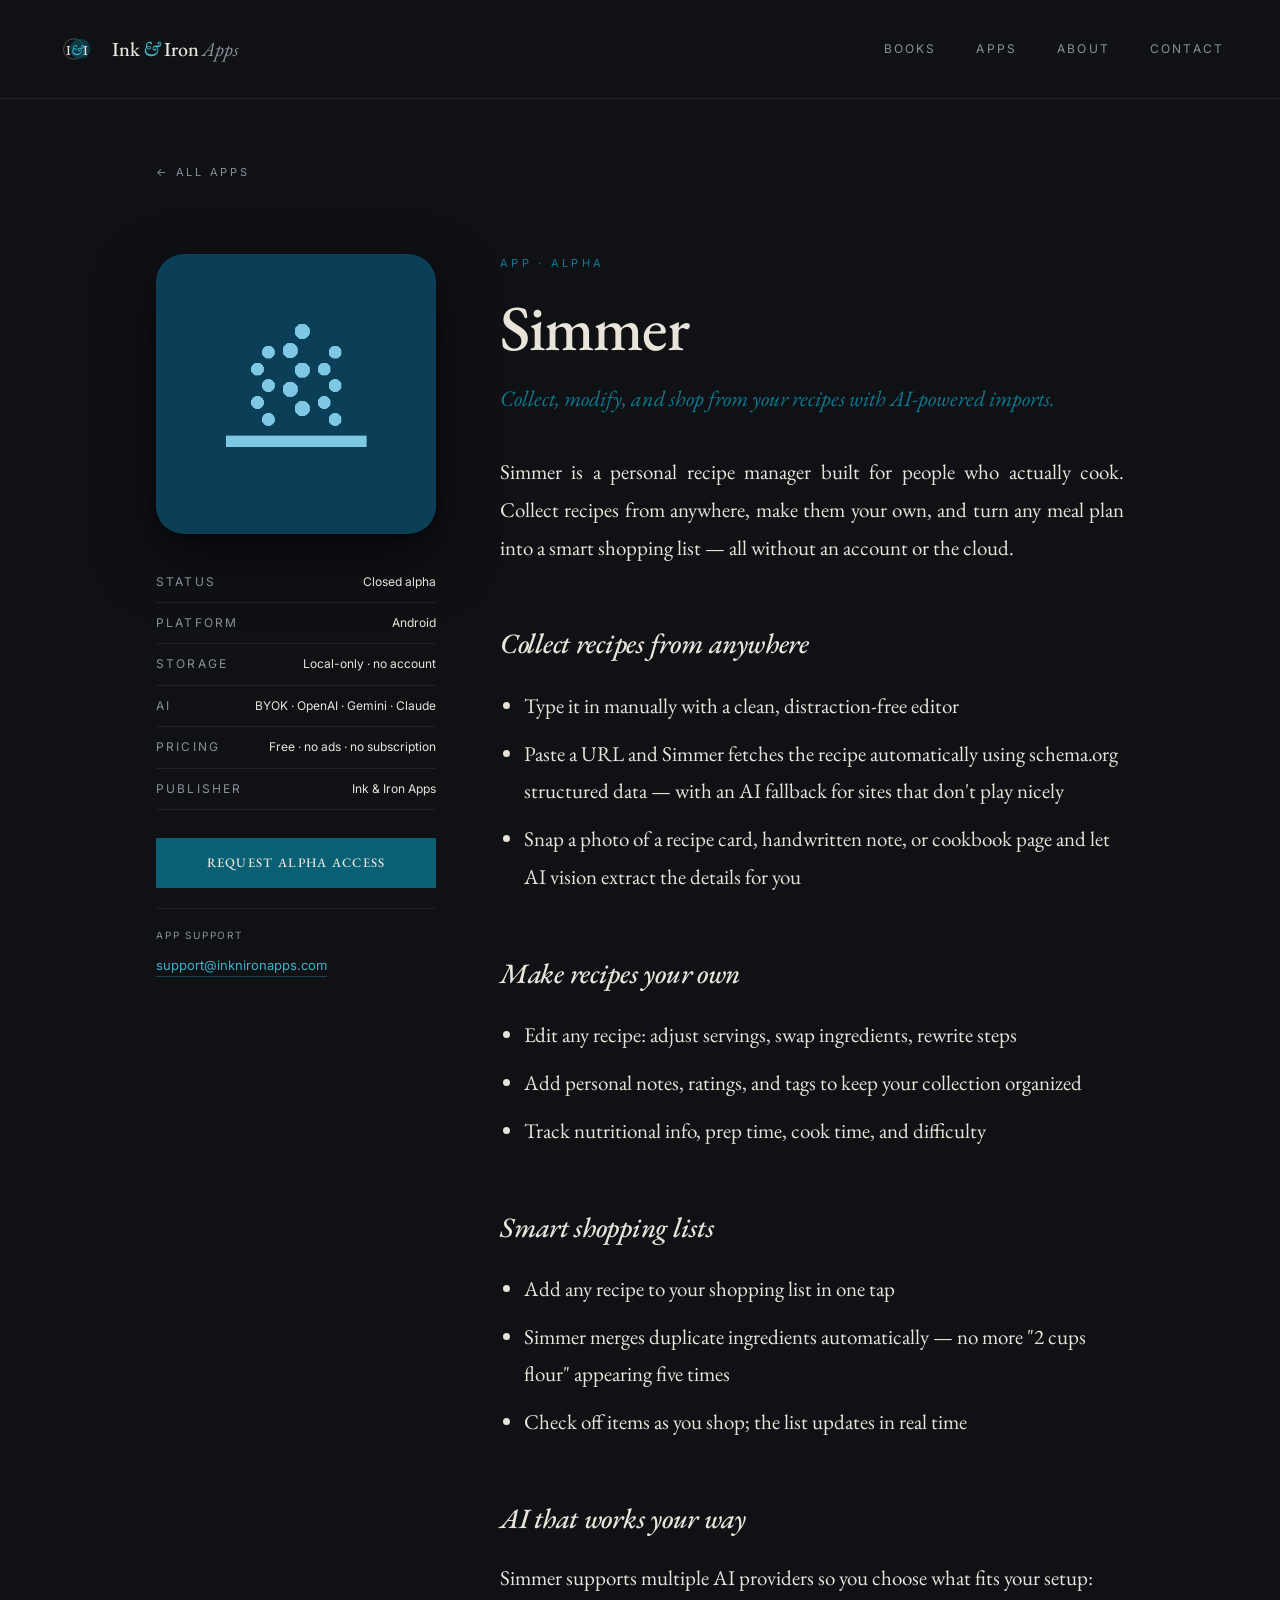
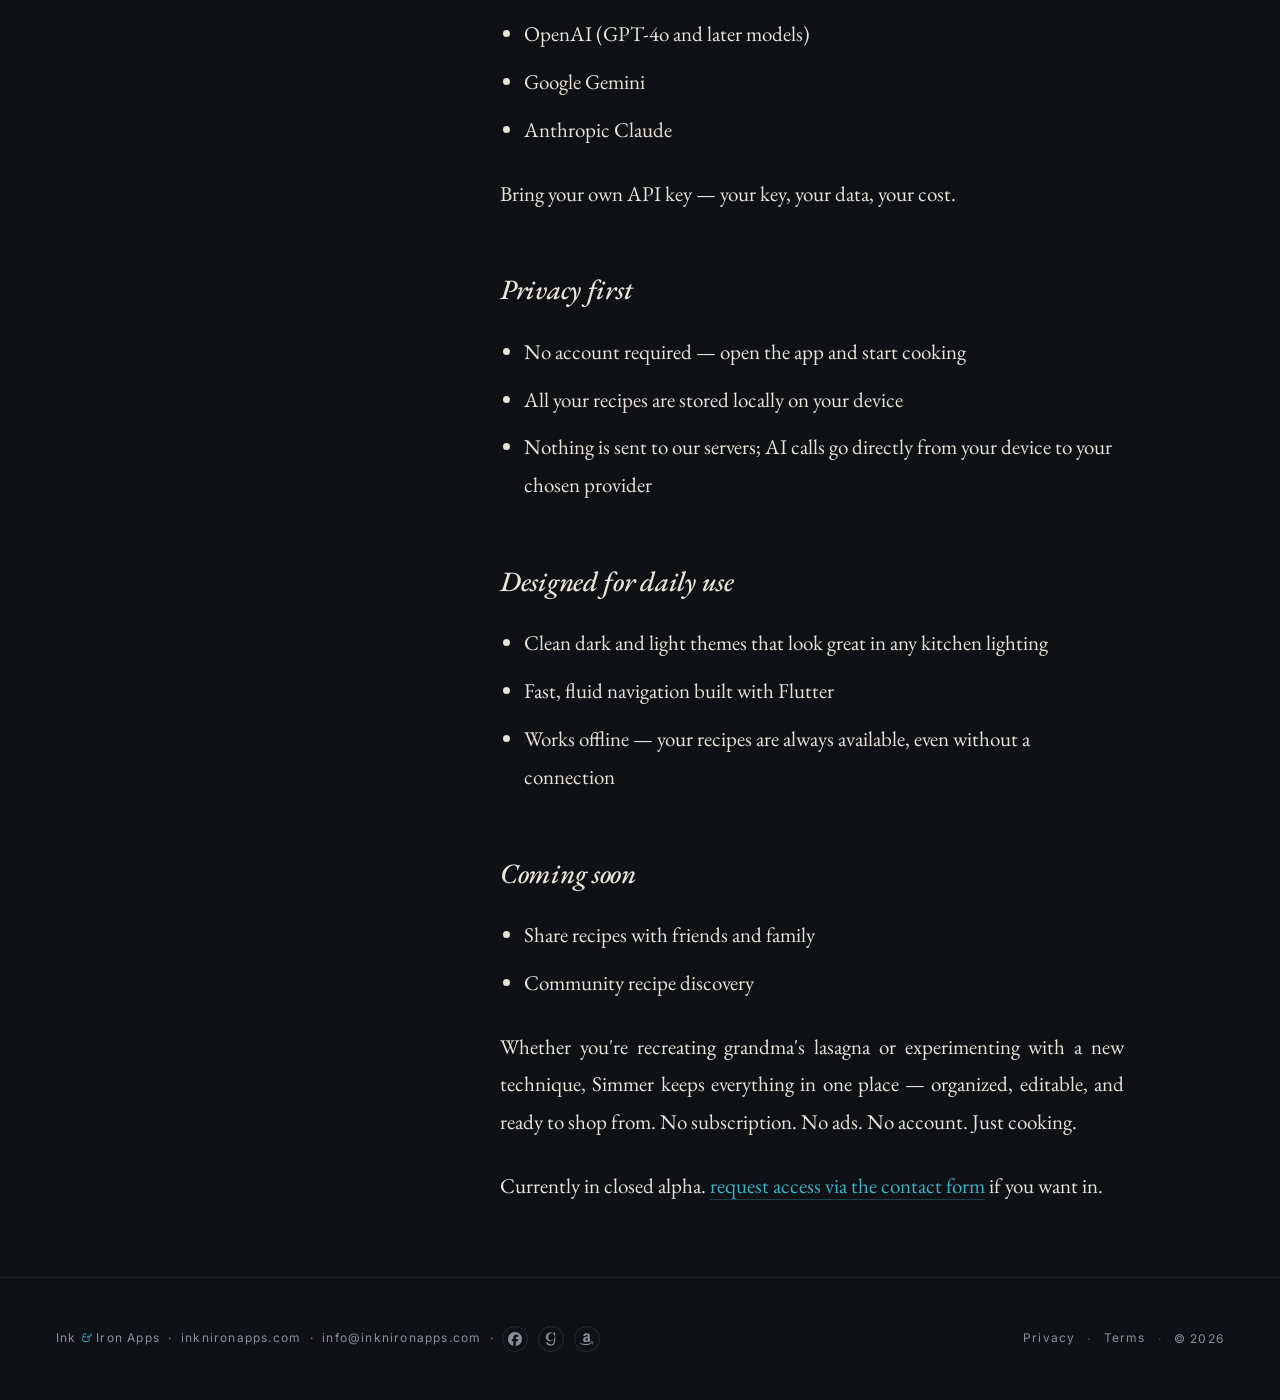
<file: apps/simmer.html>
<!DOCTYPE html>
<html lang="en">
<head>
<meta charset="UTF-8">
<meta name="viewport" content="width=device-width, initial-scale=1.0">
<title>Simmer — Recipe Manager · Ink &amp; Iron Apps</title>
<meta name="description" content="Simmer — collect, modify, and shop from your recipes with AI-powered imports. Fully local, no account, no cloud. BYOK AI via OpenAI, Gemini, or Claude. Currently in closed alpha.">
<meta name="author" content="Riley E. Antrobus">
<meta name="keywords" content="Simmer, recipe manager, recipe app, offline recipes, AI recipe extraction, shopping list, Flutter app, Ink and Iron Apps">
<link rel="canonical" href="https://inknironapps.com/apps/simmer.html">

<link rel="icon" href="/favicon.ico" sizes="any">
<link rel="icon" type="image/png" sizes="32x32" href="/favicon-32.png">
<link rel="icon" type="image/png" sizes="16x16" href="/favicon-16.png">
<link rel="icon" type="image/svg+xml" href="/icon.svg">
<link rel="apple-touch-icon" sizes="180x180" href="/apple-touch-icon-180.png">
<link rel="manifest" href="/site.webmanifest">
<meta name="theme-color" content="#0F1115">

<meta property="og:type" content="website">
<meta property="og:url" content="https://inknironapps.com/apps/simmer.html">
<meta property="og:site_name" content="Ink & Iron Apps">
<meta property="og:locale" content="en_US">
<meta property="og:title" content="Simmer — Recipe Manager">
<meta property="og:description" content="Collect, modify, and shop from your recipes with AI-powered imports. Fully local, no account.">
<meta property="og:image" content="https://inknironapps.com/images/apps/simmer.png">
<meta name="twitter:card" content="summary_large_image">
<meta name="twitter:title" content="Simmer — Recipe Manager">
<meta name="twitter:description" content="Collect, modify, and shop from your recipes.">
<meta name="twitter:image" content="https://inknironapps.com/images/apps/simmer.png">

<link href="https://fonts.googleapis.com/css2?family=EB+Garamond:ital,wght@0,400;0,500;0,700;1,400;1,500&family=Inter:wght@300;400;500&display=swap" rel="stylesheet">
<link rel="stylesheet" href="/style.css">

<script type="application/ld+json">
{
  "@context": "https://schema.org",
  "@type": "BreadcrumbList",
  "itemListElement": [
    { "@type": "ListItem", "position": 1, "name": "Home", "item": "https://inknironapps.com/" },
    { "@type": "ListItem", "position": 2, "name": "Apps", "item": "https://inknironapps.com/apps/" },
    { "@type": "ListItem", "position": 3, "name": "Simmer", "item": "https://inknironapps.com/apps/simmer.html" }
  ]
}
</script>
<script type="application/ld+json">
{
  "@context": "https://schema.org",
  "@type": "SoftwareApplication",
  "name": "Simmer",
  "url": "https://inknironapps.com/apps/simmer.html",
  "image": "https://inknironapps.com/images/apps/simmer.png",
  "description": "Local-only recipe manager with no account required. AI-powered import from URL, photo, or manual entry. BYOK AI via OpenAI, Google Gemini, or Anthropic Claude.",
  "applicationCategory": "LifestyleApplication",
  "operatingSystem": "Android",
  "softwareVersion": "alpha",
  "publisher": {
    "@type": "Organization",
    "name": "Ink & Iron Apps",
    "url": "https://inknironapps.com/"
  },
  "author": {
    "@type": "Person",
    "name": "Riley E. Antrobus",
    "url": "https://inknironapps.com/"
  }
}
</script>
</head>
<body>

<nav>
  <a class="brand-mini" href="/">
    <svg viewBox="0 0 512 512">
      <circle cx="216" cy="256" r="124" fill="none" stroke="#E8E4DA" stroke-width="6" opacity="0.55"/>
      <circle cx="296" cy="256" r="124" fill="#095F73" opacity="0.5"/>
      <text x="256" y="330" font-family="EB Garamond,Georgia,serif" font-weight="500" font-size="170" fill="#E8E4DA" text-anchor="middle" letter-spacing="-2">I<tspan font-style="italic" fill="#3BB3C9" dx="2">&amp;</tspan><tspan dx="2">I</tspan></text>
    </svg>
    <div><b>Ink</b><em>&amp;</em><b>Iron</b> <span class="apps-label">Apps</span></div>
  </a>
  <ul>
    <li><a href="/#books">Books</a></li>
    <li><a href="/#apps">Apps</a></li>
    <li><a href="/#about">About</a></li>
    <li><a href="/contact.html">Contact</a></li>
  </ul>
</nav>

<section class="book-detail">
  <a class="back-link" href="/apps/">&larr; All apps</a>
  <div class="book-layout">
    <aside class="book-cover">
      <img src="/images/apps/simmer.png" alt="Simmer icon" style="border-radius: 28px;">
      <div class="book-meta">
        <div class="meta-row"><span>Status</span><span>Closed alpha</span></div>
        <div class="meta-row"><span>Platform</span><span>Android</span></div>
        <div class="meta-row"><span>Storage</span><span>Local-only · no account</span></div>
        <div class="meta-row"><span>AI</span><span>BYOK · OpenAI · Gemini · Claude</span></div>
        <div class="meta-row"><span>Pricing</span><span>Free · no ads · no subscription</span></div>
        <div class="meta-row"><span>Publisher</span><span>Ink &amp; Iron Apps</span></div>
      </div>
      <div class="buy-stack">
        <a class="btn btn-p" href="/contact.html?topic=alpha-simmer">Request alpha access</a>
      </div>
      <div class="author-contact">
        <span>App support</span>
        <a href="mailto:support@inknironapps.com">support@inknironapps.com</a>
      </div>
    </aside>
    <div class="book-body">
      <div class="kicker">App · Alpha</div>
      <h1>Simmer</h1>
      <p class="tagline"><em>Collect, modify, and shop from your recipes with AI-powered imports.</em></p>
      <div class="essay">
        <p>Simmer is a personal recipe manager built for people who actually cook. Collect recipes from anywhere, make them your own, and turn any meal plan into a smart shopping list — all without an account or the cloud.</p>
        <h3>Collect recipes from anywhere</h3>
        <ul>
          <li>Type it in manually with a clean, distraction-free editor</li>
          <li>Paste a URL and Simmer fetches the recipe automatically using schema.org structured data — with an AI fallback for sites that don't play nicely</li>
          <li>Snap a photo of a recipe card, handwritten note, or cookbook page and let AI vision extract the details for you</li>
        </ul>
        <h3>Make recipes your own</h3>
        <ul>
          <li>Edit any recipe: adjust servings, swap ingredients, rewrite steps</li>
          <li>Add personal notes, ratings, and tags to keep your collection organized</li>
          <li>Track nutritional info, prep time, cook time, and difficulty</li>
        </ul>
        <h3>Smart shopping lists</h3>
        <ul>
          <li>Add any recipe to your shopping list in one tap</li>
          <li>Simmer merges duplicate ingredients automatically — no more "2 cups flour" appearing five times</li>
          <li>Check off items as you shop; the list updates in real time</li>
        </ul>
        <h3>AI that works your way</h3>
        <p>Simmer supports multiple AI providers so you choose what fits your setup:</p>
        <ul>
          <li>OpenAI (GPT-4o and later models)</li>
          <li>Google Gemini</li>
          <li>Anthropic Claude</li>
        </ul>
        <p>Bring your own API key — your key, your data, your cost.</p>
        <h3>Privacy first</h3>
        <ul>
          <li>No account required — open the app and start cooking</li>
          <li>All your recipes are stored locally on your device</li>
          <li>Nothing is sent to our servers; AI calls go directly from your device to your chosen provider</li>
        </ul>
        <h3>Designed for daily use</h3>
        <ul>
          <li>Clean dark and light themes that look great in any kitchen lighting</li>
          <li>Fast, fluid navigation built with Flutter</li>
          <li>Works offline — your recipes are always available, even without a connection</li>
        </ul>
        <h3>Coming soon</h3>
        <ul>
          <li>Share recipes with friends and family</li>
          <li>Community recipe discovery</li>
        </ul>
        <p>Whether you're recreating grandma's lasagna or experimenting with a new technique, Simmer keeps everything in one place — organized, editable, and ready to shop from. No subscription. No ads. No account. Just cooking.</p>
        <p>Currently in closed alpha. <a href="/contact.html?topic=alpha-simmer">request access via the contact form</a> if you want in.</p>
      </div>
    </div>
  </div>
</section>

<footer>
  <div>Ink <span class="amp">&amp;</span> Iron Apps &nbsp;·&nbsp; <a href="https://inknironapps.com">inknironapps.com</a> &nbsp;·&nbsp; <a href="mailto:info@inknironapps.com">info@inknironapps.com</a> &nbsp;·&nbsp; <span class="footer-socials"><a href="https://www.facebook.com/people/Riley-E-Antrobus/61580037872318/" rel="noopener" aria-label="Facebook on Facebook" title="Facebook"><svg viewBox="0 0 24 24" width="14" height="14" fill="currentColor" aria-hidden="true"><path d="M9.101 23.691v-7.98H6.627v-3.667h2.474v-1.58c0-4.085 1.848-5.978 5.858-5.978.401 0 .955.042 1.468.103a8.68 8.68 0 0 1 1.141.195v3.325a8.623 8.623 0 0 0-.653-.036 26.805 26.805 0 0 0-.733-.009c-.707 0-1.259.096-1.675.309a1.686 1.686 0 0 0-.679.622c-.258.42-.374.995-.374 1.752v1.297h3.919l-.386 2.103-.287 1.564h-3.246v8.245C19.396 23.238 24 18.179 24 12.044c0-6.627-5.373-12-12-12s-12 5.373-12 12c0 5.628 3.874 10.35 9.101 11.647Z"/></svg></a><a href="https://www.goodreads.com/author/show/58136422.Riley_E_Antrobus" rel="noopener" aria-label="Riley E. Antrobus on Goodreads" title="Goodreads"><svg viewBox="0 0 24 24" width="14" height="14" fill="currentColor" aria-hidden="true"><path d="M11.43 23.995c-3.608-.208-6.274-2.077-7.062-4.929-.151-.55-.244-1.7-.144-1.794.031-.03.527-.075 1.42-.131l.788-.048.043.21c.219 1.07.473 1.652.997 2.286.692.837 1.704 1.355 3.099 1.587.624.103 2.022.046 2.638-.109 1.609-.404 2.713-1.317 3.336-2.758.464-1.073.594-1.904.652-4.157l.046-1.776-.226.41c-.94 1.71-2.732 2.851-4.913 3.13-3.388.433-6.652-1.234-8.041-4.107-2.198-4.547.165-9.864 4.933-11.101.674-.175 2.052-.245 2.79-.142 1.704.237 3.171 1.005 4.241 2.22.219.249.413.451.43.448.018-.003.034-.555.037-1.226l.005-1.221h2.71l-.004 7.675c-.003 7.234-.016 7.762-.221 8.92-.535 3.034-2.379 4.992-5.249 5.573-.628.127-2.354.221-2.949.16zm2.012-9.46c2.487-.358 4.181-2.054 4.685-4.689.143-.748.135-2.484-.014-3.242-.535-2.69-2.421-4.469-4.92-4.642-3.453-.236-5.961 2.476-5.961 6.456 0 2.604 1.097 4.658 2.948 5.515.984.456 2.121.605 3.262.616z"/></svg></a><a href="https://www.amazon.com/author/rileyeantrobus" rel="noopener" aria-label="Riley E. Antrobus on Amazon" title="Amazon Author Page"><svg viewBox="0 0 24 24" width="14" height="14" fill="currentColor" aria-hidden="true"><path d="M15.93 17.09c-.18.16-.43.17-.63.06-.89-.74-1.05-1.08-1.54-1.79-1.47 1.5-2.51 1.95-4.42 1.95-2.25 0-4.01-1.39-4.01-4.17 0-2.18 1.17-3.64 2.86-4.38 1.46-.64 3.49-.76 5.04-.93V7.5c0-.66.05-1.41-.33-1.96-.32-.49-.95-.7-1.5-.7-1.02 0-1.93.52-2.15 1.61-.05.24-.25.48-.47.49l-2.6-.28c-.22-.05-.46-.22-.4-.56C6.27 2.91 9.1 2 11.6 2c1.32 0 3.04.35 4.07 1.34C16.94 4.57 16.81 6.21 16.81 8v4.17c0 1.25.52 1.81 1 2.49.17.25.21.54-.01.72-.54.46-1.5 1.29-2.03 1.76M13.23 10.7v-.55c-1.94 0-3.99.41-3.99 2.71 0 1.16.6 1.95 1.63 1.95.76 0 1.43-.46 1.86-1.22.53-.93.5-1.81.5-2.89m6.9 8.42c-2.93 2.16-7.18 3.31-10.83 3.31-5.12 0-9.74-1.89-13.23-5.04-.27-.25-.03-.59.3-.4 3.78 2.2 8.45 3.52 13.27 3.52 3.25 0 6.81-.67 10.09-2.06.5-.21.91.32.4.69m1.21-1.39c-.37-.48-2.47-.23-3.41-.11-.28.03-.32-.21-.06-.4 1.67-1.17 4.41-.83 4.73-.44.32.4-.09 3.14-1.66 4.45-.24.2-.47.09-.36-.17.34-.85 1.13-2.84.76-3.33z"/></svg></a></span></div>
  <div class="footer-legal">
    <a href="/privacy-policy.html">Privacy</a>
    <span class="sep">·</span>
    <a href="/terms.html">Terms</a>
    <span class="sep">·</span>
    <span>&copy; 2026</span>
  </div>
</footer>

</body>
</html>
</file>
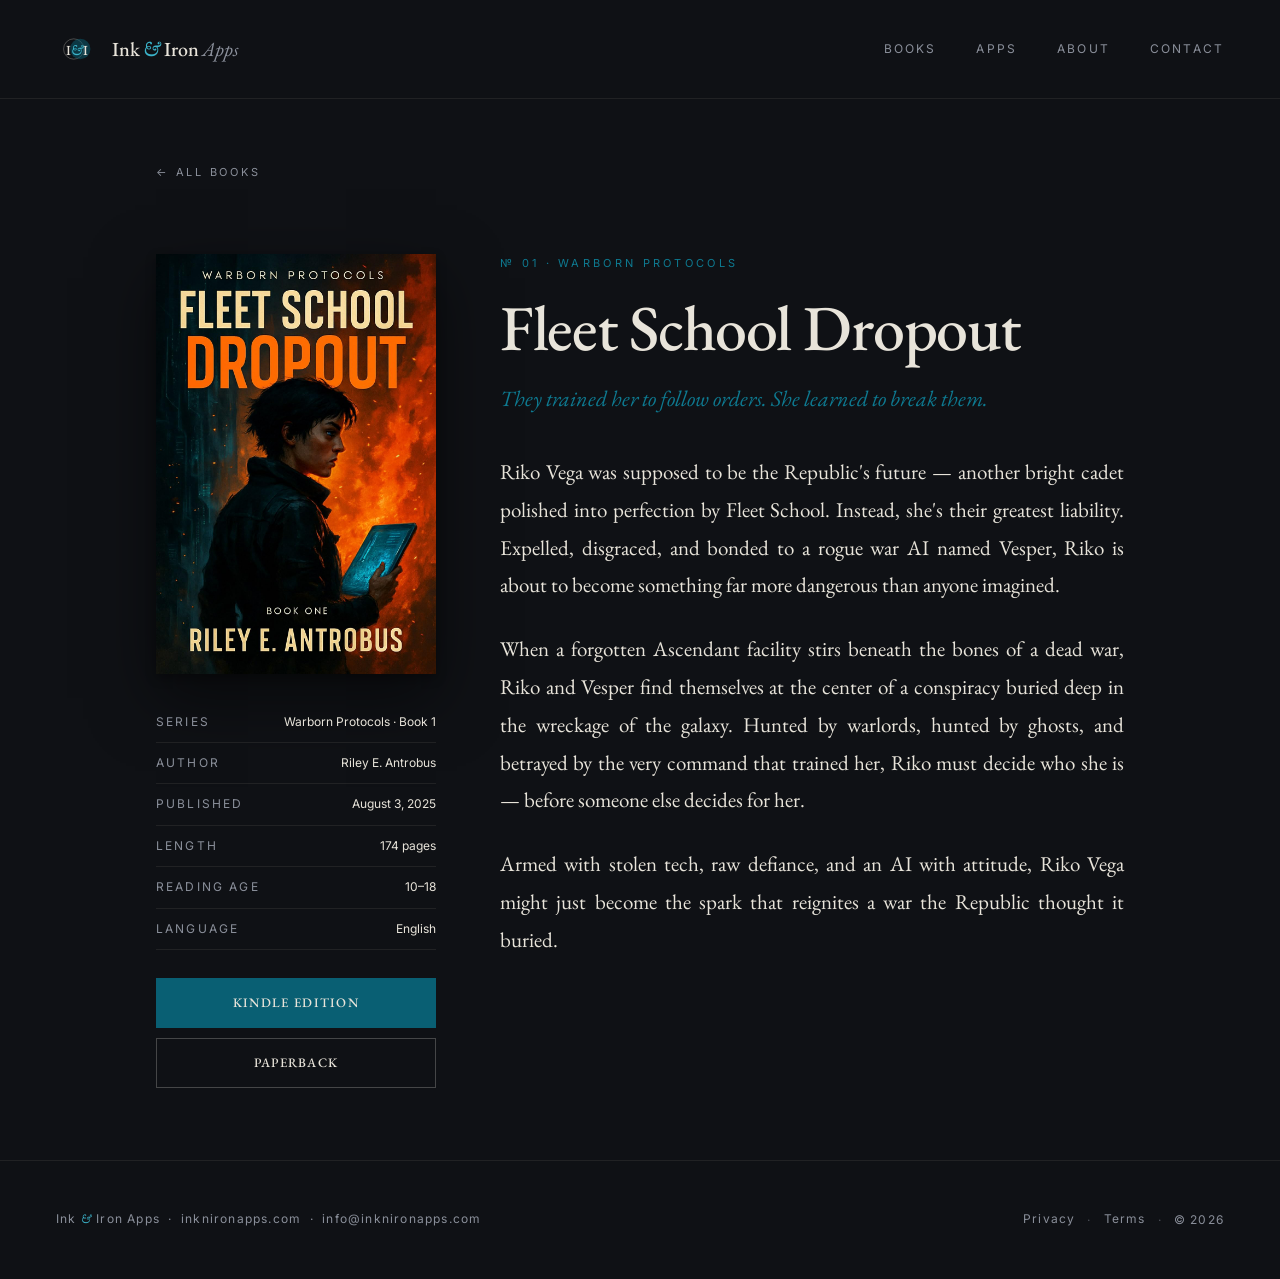
<file: books/fleet-school-dropout.html>
<!DOCTYPE html>
<html lang="en">
<head>
<meta charset="UTF-8">
<meta name="viewport" content="width=device-width, initial-scale=1.0">
<title>Fleet School Dropout (Warborn Protocols, Book 1) — Riley E. Antrobus</title>
<meta name="description" content="Fleet School Dropout — Warborn Protocols Book 1 by Riley E. Antrobus. Military-edge science fiction. Available on Kindle and paperback.">

<link rel="icon" href="/favicon.ico" sizes="any">
<link rel="icon" type="image/png" sizes="32x32" href="/favicon-32.png">
<link rel="icon" type="image/png" sizes="16x16" href="/favicon-16.png">
<link rel="icon" type="image/svg+xml" href="/icon.svg">
<link rel="apple-touch-icon" sizes="180x180" href="/apple-touch-icon-180.png">
<link rel="manifest" href="/site.webmanifest">
<meta name="theme-color" content="#0F1115">

<meta property="og:type" content="book">
<meta property="og:title" content="Fleet School Dropout (Warborn Protocols, Book 1)">
<meta property="og:description" content="They trained her to follow orders. She learned to break them.">
<meta property="og:image" content="/images/books/fleet-school-dropout.jpg">
<meta name="twitter:card" content="summary_large_image">

<link href="https://fonts.googleapis.com/css2?family=EB+Garamond:ital,wght@0,400;0,500;0,700;1,400;1,500&family=Inter:wght@300;400;500&display=swap" rel="stylesheet">
<link rel="stylesheet" href="/style.css">
</head>
<body>

<nav>
  <a class="brand-mini" href="/">
    <svg viewBox="0 0 512 512">
      <circle cx="216" cy="256" r="124" fill="none" stroke="#E8E4DA" stroke-width="6" opacity="0.55"/>
      <circle cx="296" cy="256" r="124" fill="#095F73" opacity="0.5"/>
      <text x="256" y="330" font-family="EB Garamond,Georgia,serif" font-weight="500" font-size="170" fill="#E8E4DA" text-anchor="middle" letter-spacing="-2">I<tspan font-style="italic" fill="#3BB3C9" dx="2">&amp;</tspan><tspan dx="2">I</tspan></text>
    </svg>
    <div><b>Ink</b><em>&amp;</em><b>Iron</b> <span class="apps-label">Apps</span></div>
  </a>
  <ul>
    <li><a href="/#books">Books</a></li>
    <li><a href="/#apps">Apps</a></li>
    <li><a href="/#about">About</a></li>
    <li><a href="mailto:info@inknironapps.com">Contact</a></li>
  </ul>
</nav>

<section class="book-detail">
  <a class="back-link" href="/books/">&larr; All books</a>
  <div class="book-layout">
    <aside class="book-cover">
      <img src="/images/books/fleet-school-dropout.jpg" alt="Fleet School Dropout cover">
      <div class="book-meta">
        <div class="meta-row"><span>Series</span><span>Warborn Protocols · Book 1</span></div>
        <div class="meta-row"><span>Author</span><span>Riley E. Antrobus</span></div>
        <div class="meta-row"><span>Published</span><span>August 3, 2025</span></div>
        <div class="meta-row"><span>Length</span><span>174 pages</span></div>
        <div class="meta-row"><span>Reading age</span><span>10–18</span></div>
        <div class="meta-row"><span>Language</span><span>English</span></div>
      </div>
      <div class="buy-stack">
        <a class="btn btn-p" href="https://www.amazon.com/Fleet-School-Dropout-Warborn-Protocols-ebook/dp/B0FL4RQ33D/" rel="noopener">Kindle Edition</a>
        <a class="btn btn-s" href="https://www.amazon.com/Fleet-School-Dropout-Warborn-Protocols/dp/B0FMQD6KJW/" rel="noopener">Paperback</a>
      </div>
    </aside>
    <div class="book-body">
      <div class="kicker">№ 01 · Warborn Protocols</div>
      <h1>Fleet School Dropout</h1>
      <p class="tagline"><em>They trained her to follow orders. She learned to break them.</em></p>
      <div class="essay">
        <p>Riko Vega was supposed to be the Republic's future — another bright cadet polished into perfection by Fleet School. Instead, she's their greatest liability. Expelled, disgraced, and bonded to a rogue war AI named Vesper, Riko is about to become something far more dangerous than anyone imagined.</p>
        <p>When a forgotten Ascendant facility stirs beneath the bones of a dead war, Riko and Vesper find themselves at the center of a conspiracy buried deep in the wreckage of the galaxy. Hunted by warlords, hunted by ghosts, and betrayed by the very command that trained her, Riko must decide who she is — before someone else decides for her.</p>
        <p>Armed with stolen tech, raw defiance, and an AI with attitude, Riko Vega might just become the spark that reignites a war the Republic thought it buried.</p>
      </div>
    </div>
  </div>
</section>

<footer>
  <div>Ink <span class="amp">&amp;</span> Iron Apps &nbsp;·&nbsp; <a href="https://inknironapps.com">inknironapps.com</a> &nbsp;·&nbsp; <a href="mailto:info@inknironapps.com">info@inknironapps.com</a></div>
  <div class="footer-legal">
    <a href="/privacy-policy.html">Privacy</a>
    <span class="sep">·</span>
    <a href="/terms.html">Terms</a>
    <span class="sep">·</span>
    <span>&copy; 2026</span>
  </div>
</footer>

</body>
</html>
</file>
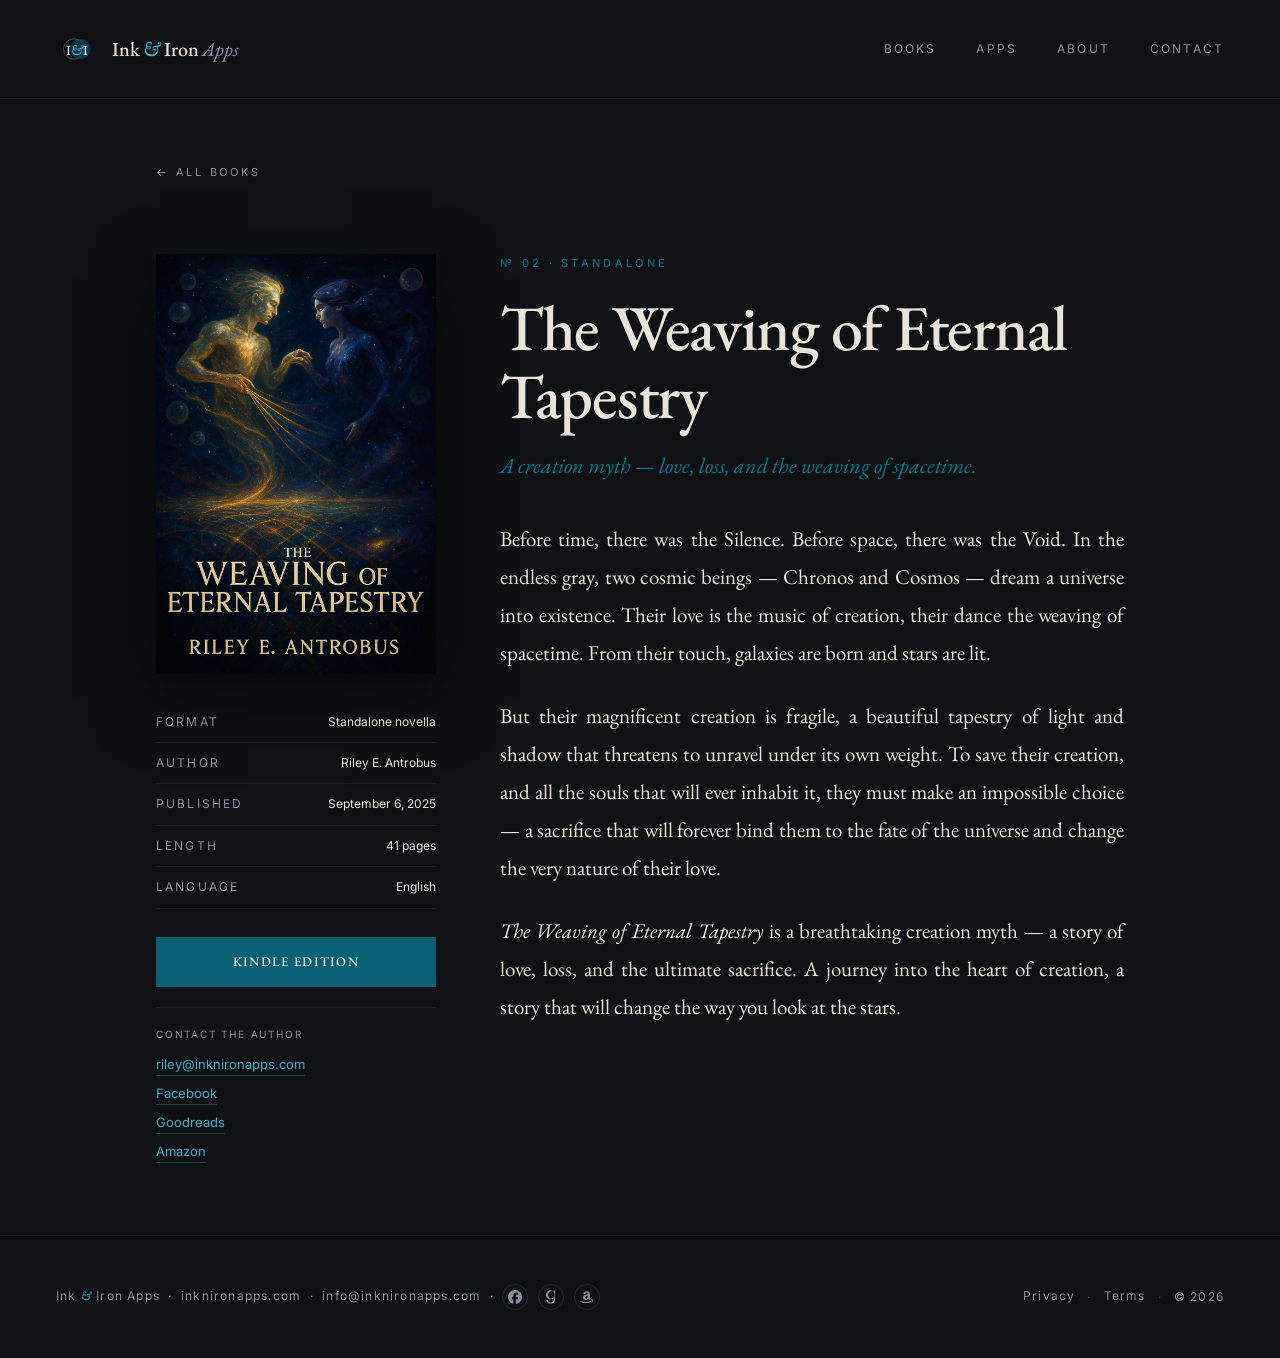
<file: books/weaving-eternal-tapestry.html>
<!DOCTYPE html>
<html lang="en">
<head>
<meta charset="UTF-8">
<meta name="viewport" content="width=device-width, initial-scale=1.0">
<title>The Weaving of Eternal Tapestry — Riley E. Antrobus</title>
<meta name="description" content="The Weaving of Eternal Tapestry — a creation myth by Riley E. Antrobus. Available on Kindle.">
<meta name="author" content="Riley E. Antrobus">
<meta name="keywords" content="The Weaving of Eternal Tapestry, Riley E. Antrobus, creation myth, speculative fiction, novella, cosmic fiction, Chronos and Cosmos">
<link rel="canonical" href="https://inknironapps.com/books/weaving-eternal-tapestry.html">

<link rel="icon" href="/favicon.ico" sizes="any">
<link rel="icon" type="image/png" sizes="32x32" href="/favicon-32.png">
<link rel="icon" type="image/png" sizes="16x16" href="/favicon-16.png">
<link rel="icon" type="image/svg+xml" href="/icon.svg">
<link rel="apple-touch-icon" sizes="180x180" href="/apple-touch-icon-180.png">
<link rel="manifest" href="/site.webmanifest">
<meta name="theme-color" content="#0F1115">

<meta property="og:type" content="book">
<meta property="og:url" content="https://inknironapps.com/books/weaving-eternal-tapestry.html">
<meta property="og:site_name" content="Riley E. Antrobus">
<meta property="og:locale" content="en_US">
<meta property="og:title" content="The Weaving of Eternal Tapestry">
<meta property="og:description" content="A creation myth — love, loss, and the weaving of spacetime.">
<meta property="og:image" content="https://inknironapps.com/images/books/weaving-eternal-tapestry.jpg">
<meta property="book:author" content="Riley E. Antrobus">
<meta property="book:release_date" content="2025-09-06">
<meta name="twitter:card" content="summary_large_image">
<meta name="twitter:title" content="The Weaving of Eternal Tapestry">
<meta name="twitter:description" content="A creation myth — love, loss, and the weaving of spacetime.">
<meta name="twitter:image" content="https://inknironapps.com/images/books/weaving-eternal-tapestry.jpg">

<link href="https://fonts.googleapis.com/css2?family=EB+Garamond:ital,wght@0,400;0,500;0,700;1,400;1,500&family=Inter:wght@300;400;500&display=swap" rel="stylesheet">
<link rel="stylesheet" href="/style.css">

<script type="application/ld+json">
{
  "@context": "https://schema.org",
  "@type": "BreadcrumbList",
  "itemListElement": [
    { "@type": "ListItem", "position": 1, "name": "Home", "item": "https://inknironapps.com/" },
    { "@type": "ListItem", "position": 2, "name": "Books", "item": "https://inknironapps.com/books/" },
    { "@type": "ListItem", "position": 3, "name": "The Weaving of Eternal Tapestry", "item": "https://inknironapps.com/books/weaving-eternal-tapestry.html" }
  ]
}
</script>
<script type="application/ld+json">
{
  "@context": "https://schema.org",
  "@type": "Book",
  "name": "The Weaving of Eternal Tapestry",
  "url": "https://inknironapps.com/books/weaving-eternal-tapestry.html",
  "image": "https://inknironapps.com/images/books/weaving-eternal-tapestry.jpg",
  "description": "A creation myth — love, loss, and the weaving of spacetime. Two cosmic beings dream a universe into being and learn what it costs to keep it from unravelling.",
  "author": {
    "@type": "Person",
    "name": "Riley E. Antrobus",
    "url": "https://inknironapps.com/"
  },
  "inLanguage": "en",
  "datePublished": "2025-09-06",
  "numberOfPages": 41,
  "genre": ["Speculative Fiction", "Mythopoeic Fiction", "Novella"],
  "workExample": {
    "@type": "Book",
    "@id": "https://www.amazon.com/Weaving-Eternal-Tapestry-Riley-Antrobus-ebook/dp/B0FQ3HWKPW/",
    "bookFormat": "https://schema.org/EBook",
    "isbn": "B0FQ3HWKPW",
    "url": "https://www.amazon.com/Weaving-Eternal-Tapestry-Riley-Antrobus-ebook/dp/B0FQ3HWKPW/"
  }
}
</script>
</head>
<body>

<nav>
  <a class="brand-mini" href="/">
    <svg viewBox="0 0 512 512">
      <circle cx="216" cy="256" r="124" fill="none" stroke="#E8E4DA" stroke-width="6" opacity="0.55"/>
      <circle cx="296" cy="256" r="124" fill="#095F73" opacity="0.5"/>
      <text x="256" y="330" font-family="EB Garamond,Georgia,serif" font-weight="500" font-size="170" fill="#E8E4DA" text-anchor="middle" letter-spacing="-2">I<tspan font-style="italic" fill="#3BB3C9" dx="2">&amp;</tspan><tspan dx="2">I</tspan></text>
    </svg>
    <div><b>Ink</b><em>&amp;</em><b>Iron</b> <span class="apps-label">Apps</span></div>
  </a>
  <ul>
    <li><a href="/#books">Books</a></li>
    <li><a href="/#apps">Apps</a></li>
    <li><a href="/#about">About</a></li>
    <li><a href="/contact.html">Contact</a></li>
  </ul>
</nav>

<section class="book-detail">
  <a class="back-link" href="/books/">&larr; All books</a>
  <div class="book-layout">
    <aside class="book-cover">
      <img src="/images/books/weaving-eternal-tapestry.jpg" alt="The Weaving of Eternal Tapestry cover">
      <div class="book-meta">
        <div class="meta-row"><span>Format</span><span>Standalone novella</span></div>
        <div class="meta-row"><span>Author</span><span>Riley E. Antrobus</span></div>
        <div class="meta-row"><span>Published</span><span>September 6, 2025</span></div>
        <div class="meta-row"><span>Length</span><span>41 pages</span></div>
        <div class="meta-row"><span>Language</span><span>English</span></div>
      </div>
      <div class="buy-stack">
        <a class="btn btn-p" href="https://www.amazon.com/Weaving-Eternal-Tapestry-Riley-Antrobus-ebook/dp/B0FQ3HWKPW/" rel="noopener">Kindle Edition</a>
      </div>
      <div class="author-contact">
        <span>Contact the author</span>
        <a href="mailto:riley@inknironapps.com">riley@inknironapps.com</a>
        <a href="https://www.facebook.com/people/Riley-E-Antrobus/61580037872318/" rel="noopener">Facebook</a>
        <a href="https://www.goodreads.com/author/show/58136422.Riley_E_Antrobus" rel="noopener">Goodreads</a>
        <a href="https://www.amazon.com/author/rileyeantrobus" rel="noopener">Amazon</a>
      </div>
    </aside>
    <div class="book-body">
      <div class="kicker">№ 02 · Standalone</div>
      <h1>The Weaving of Eternal Tapestry</h1>
      <p class="tagline"><em>A creation myth — love, loss, and the weaving of spacetime.</em></p>
      <div class="essay">
        <p>Before time, there was the Silence. Before space, there was the Void. In the endless gray, two cosmic beings — Chronos and Cosmos — dream a universe into existence. Their love is the music of creation, their dance the weaving of spacetime. From their touch, galaxies are born and stars are lit.</p>
        <p>But their magnificent creation is fragile, a beautiful tapestry of light and shadow that threatens to unravel under its own weight. To save their creation, and all the souls that will ever inhabit it, they must make an impossible choice — a sacrifice that will forever bind them to the fate of the universe and change the very nature of their love.</p>
        <p><em>The Weaving of Eternal Tapestry</em> is a breathtaking creation myth — a story of love, loss, and the ultimate sacrifice. A journey into the heart of creation, a story that will change the way you look at the stars.</p>
      </div>
    </div>
  </div>
</section>

<footer>
  <div>Ink <span class="amp">&amp;</span> Iron Apps &nbsp;·&nbsp; <a href="https://inknironapps.com">inknironapps.com</a> &nbsp;·&nbsp; <a href="mailto:info@inknironapps.com">info@inknironapps.com</a> &nbsp;·&nbsp; <span class="footer-socials"><a href="https://www.facebook.com/people/Riley-E-Antrobus/61580037872318/" rel="noopener" aria-label="Facebook on Facebook" title="Facebook"><svg viewBox="0 0 24 24" width="14" height="14" fill="currentColor" aria-hidden="true"><path d="M9.101 23.691v-7.98H6.627v-3.667h2.474v-1.58c0-4.085 1.848-5.978 5.858-5.978.401 0 .955.042 1.468.103a8.68 8.68 0 0 1 1.141.195v3.325a8.623 8.623 0 0 0-.653-.036 26.805 26.805 0 0 0-.733-.009c-.707 0-1.259.096-1.675.309a1.686 1.686 0 0 0-.679.622c-.258.42-.374.995-.374 1.752v1.297h3.919l-.386 2.103-.287 1.564h-3.246v8.245C19.396 23.238 24 18.179 24 12.044c0-6.627-5.373-12-12-12s-12 5.373-12 12c0 5.628 3.874 10.35 9.101 11.647Z"/></svg></a><a href="https://www.goodreads.com/author/show/58136422.Riley_E_Antrobus" rel="noopener" aria-label="Riley E. Antrobus on Goodreads" title="Goodreads"><svg viewBox="0 0 24 24" width="14" height="14" fill="currentColor" aria-hidden="true"><path d="M11.43 23.995c-3.608-.208-6.274-2.077-7.062-4.929-.151-.55-.244-1.7-.144-1.794.031-.03.527-.075 1.42-.131l.788-.048.043.21c.219 1.07.473 1.652.997 2.286.692.837 1.704 1.355 3.099 1.587.624.103 2.022.046 2.638-.109 1.609-.404 2.713-1.317 3.336-2.758.464-1.073.594-1.904.652-4.157l.046-1.776-.226.41c-.94 1.71-2.732 2.851-4.913 3.13-3.388.433-6.652-1.234-8.041-4.107-2.198-4.547.165-9.864 4.933-11.101.674-.175 2.052-.245 2.79-.142 1.704.237 3.171 1.005 4.241 2.22.219.249.413.451.43.448.018-.003.034-.555.037-1.226l.005-1.221h2.71l-.004 7.675c-.003 7.234-.016 7.762-.221 8.92-.535 3.034-2.379 4.992-5.249 5.573-.628.127-2.354.221-2.949.16zm2.012-9.46c2.487-.358 4.181-2.054 4.685-4.689.143-.748.135-2.484-.014-3.242-.535-2.69-2.421-4.469-4.92-4.642-3.453-.236-5.961 2.476-5.961 6.456 0 2.604 1.097 4.658 2.948 5.515.984.456 2.121.605 3.262.616z"/></svg></a><a href="https://www.amazon.com/author/rileyeantrobus" rel="noopener" aria-label="Riley E. Antrobus on Amazon" title="Amazon Author Page"><svg viewBox="0 0 24 24" width="14" height="14" fill="currentColor" aria-hidden="true"><path d="M15.93 17.09c-.18.16-.43.17-.63.06-.89-.74-1.05-1.08-1.54-1.79-1.47 1.5-2.51 1.95-4.42 1.95-2.25 0-4.01-1.39-4.01-4.17 0-2.18 1.17-3.64 2.86-4.38 1.46-.64 3.49-.76 5.04-.93V7.5c0-.66.05-1.41-.33-1.96-.32-.49-.95-.7-1.5-.7-1.02 0-1.93.52-2.15 1.61-.05.24-.25.48-.47.49l-2.6-.28c-.22-.05-.46-.22-.4-.56C6.27 2.91 9.1 2 11.6 2c1.32 0 3.04.35 4.07 1.34C16.94 4.57 16.81 6.21 16.81 8v4.17c0 1.25.52 1.81 1 2.49.17.25.21.54-.01.72-.54.46-1.5 1.29-2.03 1.76M13.23 10.7v-.55c-1.94 0-3.99.41-3.99 2.71 0 1.16.6 1.95 1.63 1.95.76 0 1.43-.46 1.86-1.22.53-.93.5-1.81.5-2.89m6.9 8.42c-2.93 2.16-7.18 3.31-10.83 3.31-5.12 0-9.74-1.89-13.23-5.04-.27-.25-.03-.59.3-.4 3.78 2.2 8.45 3.52 13.27 3.52 3.25 0 6.81-.67 10.09-2.06.5-.21.91.32.4.69m1.21-1.39c-.37-.48-2.47-.23-3.41-.11-.28.03-.32-.21-.06-.4 1.67-1.17 4.41-.83 4.73-.44.32.4-.09 3.14-1.66 4.45-.24.2-.47.09-.36-.17.34-.85 1.13-2.84.76-3.33z"/></svg></a></span></div>
  <div class="footer-legal">
    <a href="/privacy-policy.html">Privacy</a>
    <span class="sep">·</span>
    <a href="/terms.html">Terms</a>
    <span class="sep">·</span>
    <span>&copy; 2026</span>
  </div>
</footer>

</body>
</html>
</file>
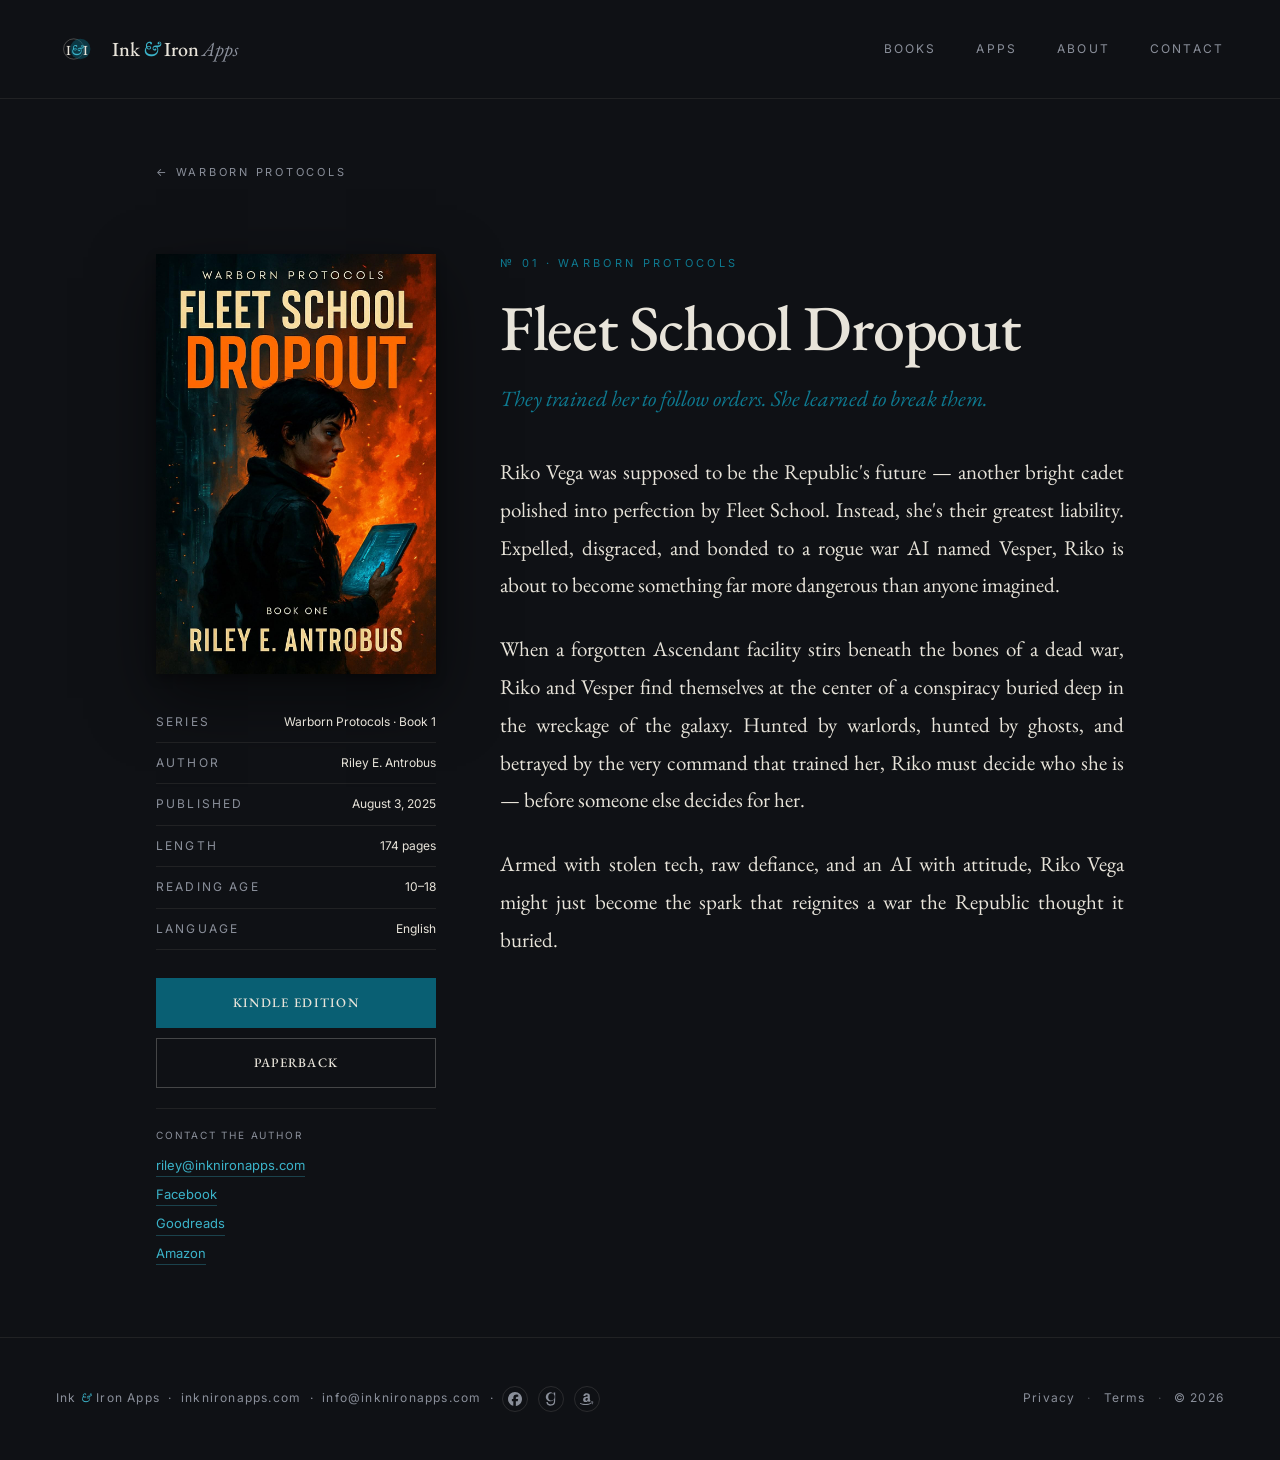
<file: books/warborn-protocols/fleet-school-dropout.html>
<!DOCTYPE html>
<html lang="en">
<head>
<meta charset="UTF-8">
<meta name="viewport" content="width=device-width, initial-scale=1.0">
<title>Fleet School Dropout (Warborn Protocols, Book 1) — Riley E. Antrobus</title>
<meta name="description" content="Fleet School Dropout — Warborn Protocols Book 1 by Riley E. Antrobus. Military-edge science fiction. Available on Kindle and paperback.">
<meta name="author" content="Riley E. Antrobus">
<meta name="keywords" content="Fleet School Dropout, Warborn Protocols Book 1, Riley E. Antrobus, military science fiction, space opera, Riko Vega, war AI novel, YA science fiction">
<link rel="canonical" href="https://inknironapps.com/books/warborn-protocols/fleet-school-dropout.html">

<link rel="icon" href="/favicon.ico" sizes="any">
<link rel="icon" type="image/png" sizes="32x32" href="/favicon-32.png">
<link rel="icon" type="image/png" sizes="16x16" href="/favicon-16.png">
<link rel="icon" type="image/svg+xml" href="/icon.svg">
<link rel="apple-touch-icon" sizes="180x180" href="/apple-touch-icon-180.png">
<link rel="manifest" href="/site.webmanifest">
<meta name="theme-color" content="#0F1115">

<meta property="og:type" content="book">
<meta property="og:url" content="https://inknironapps.com/books/warborn-protocols/fleet-school-dropout.html">
<meta property="og:site_name" content="Riley E. Antrobus">
<meta property="og:locale" content="en_US">
<meta property="og:title" content="Fleet School Dropout (Warborn Protocols, Book 1)">
<meta property="og:description" content="They trained her to follow orders. She learned to break them.">
<meta property="og:image" content="https://inknironapps.com/images/books/fleet-school-dropout.jpg">
<meta property="book:author" content="Riley E. Antrobus">
<meta property="book:release_date" content="2025-08-03">
<meta name="twitter:card" content="summary_large_image">
<meta name="twitter:title" content="Fleet School Dropout (Warborn Protocols, Book 1)">
<meta name="twitter:description" content="They trained her to follow orders. She learned to break them.">
<meta name="twitter:image" content="https://inknironapps.com/images/books/fleet-school-dropout.jpg">

<link href="https://fonts.googleapis.com/css2?family=EB+Garamond:ital,wght@0,400;0,500;0,700;1,400;1,500&family=Inter:wght@300;400;500&display=swap" rel="stylesheet">
<link rel="stylesheet" href="/style.css">

<script type="application/ld+json">
{
  "@context": "https://schema.org",
  "@type": "BreadcrumbList",
  "itemListElement": [
    { "@type": "ListItem", "position": 1, "name": "Home", "item": "https://inknironapps.com/" },
    { "@type": "ListItem", "position": 2, "name": "Books", "item": "https://inknironapps.com/books/" },
    { "@type": "ListItem", "position": 3, "name": "Warborn Protocols", "item": "https://inknironapps.com/books/warborn-protocols/" },
    { "@type": "ListItem", "position": 4, "name": "Fleet School Dropout", "item": "https://inknironapps.com/books/warborn-protocols/fleet-school-dropout.html" }
  ]
}
</script>
<script type="application/ld+json">
{
  "@context": "https://schema.org",
  "@type": "Book",
  "name": "Fleet School Dropout",
  "alternateName": "Fleet School Dropout (Warborn Protocols, Book 1)",
  "url": "https://inknironapps.com/books/warborn-protocols/fleet-school-dropout.html",
  "image": "https://inknironapps.com/images/books/fleet-school-dropout.jpg",
  "description": "Riko Vega — expelled cadet, bonded to a rogue war AI, and the spark that may reignite a war the Republic thought it buried.",
  "author": {
    "@type": "Person",
    "name": "Riley E. Antrobus",
    "url": "https://inknironapps.com/"
  },
  "inLanguage": "en",
  "datePublished": "2025-08-03",
  "numberOfPages": 174,
  "typicalAgeRange": "10-18",
  "genre": ["Science Fiction", "Military Science Fiction"],
  "isPartOf": {
    "@type": "BookSeries",
    "name": "Warborn Protocols",
    "url": "https://inknironapps.com/books/warborn-protocols/"
  },
  "position": 1,
  "workExample": [
    {
      "@type": "Book",
      "@id": "https://www.amazon.com/Fleet-School-Dropout-Warborn-Protocols-ebook/dp/B0FL4RQ33D/",
      "bookFormat": "https://schema.org/EBook",
      "isbn": "B0FL4RQ33D",
      "url": "https://www.amazon.com/Fleet-School-Dropout-Warborn-Protocols-ebook/dp/B0FL4RQ33D/"
    },
    {
      "@type": "Book",
      "@id": "https://www.amazon.com/Fleet-School-Dropout-Warborn-Protocols/dp/B0FMQD6KJW/",
      "bookFormat": "https://schema.org/Paperback",
      "isbn": "B0FMQD6KJW",
      "url": "https://www.amazon.com/Fleet-School-Dropout-Warborn-Protocols/dp/B0FMQD6KJW/"
    }
  ]
}
</script>
</head>
<body>

<nav>
  <a class="brand-mini" href="/">
    <svg viewBox="0 0 512 512">
      <circle cx="216" cy="256" r="124" fill="none" stroke="#E8E4DA" stroke-width="6" opacity="0.55"/>
      <circle cx="296" cy="256" r="124" fill="#095F73" opacity="0.5"/>
      <text x="256" y="330" font-family="EB Garamond,Georgia,serif" font-weight="500" font-size="170" fill="#E8E4DA" text-anchor="middle" letter-spacing="-2">I<tspan font-style="italic" fill="#3BB3C9" dx="2">&amp;</tspan><tspan dx="2">I</tspan></text>
    </svg>
    <div><b>Ink</b><em>&amp;</em><b>Iron</b> <span class="apps-label">Apps</span></div>
  </a>
  <ul>
    <li><a href="/#books">Books</a></li>
    <li><a href="/#apps">Apps</a></li>
    <li><a href="/#about">About</a></li>
    <li><a href="/contact.html">Contact</a></li>
  </ul>
</nav>

<section class="book-detail">
  <a class="back-link" href="/books/warborn-protocols/">&larr; Warborn Protocols</a>
  <div class="book-layout">
    <aside class="book-cover">
      <img src="/images/books/fleet-school-dropout.jpg" alt="Fleet School Dropout cover">
      <div class="book-meta">
        <div class="meta-row"><span>Series</span><span><a href="/books/warborn-protocols/">Warborn Protocols</a> · Book 1</span></div>
        <div class="meta-row"><span>Author</span><span>Riley E. Antrobus</span></div>
        <div class="meta-row"><span>Published</span><span>August 3, 2025</span></div>
        <div class="meta-row"><span>Length</span><span>174 pages</span></div>
        <div class="meta-row"><span>Reading age</span><span>10–18</span></div>
        <div class="meta-row"><span>Language</span><span>English</span></div>
      </div>
      <div class="buy-stack">
        <a class="btn btn-p" href="https://www.amazon.com/Fleet-School-Dropout-Warborn-Protocols-ebook/dp/B0FL4RQ33D/" rel="noopener">Kindle Edition</a>
        <a class="btn btn-s" href="https://www.amazon.com/Fleet-School-Dropout-Warborn-Protocols/dp/B0FMQD6KJW/" rel="noopener">Paperback</a>
      </div>
      <div class="author-contact">
        <span>Contact the author</span>
        <a href="mailto:riley@inknironapps.com">riley@inknironapps.com</a>
        <a href="https://www.facebook.com/people/Riley-E-Antrobus/61580037872318/" rel="noopener">Facebook</a>
        <a href="https://www.goodreads.com/author/show/58136422.Riley_E_Antrobus" rel="noopener">Goodreads</a>
        <a href="https://www.amazon.com/author/rileyeantrobus" rel="noopener">Amazon</a>
      </div>
    </aside>
    <div class="book-body">
      <div class="kicker">№ 01 · Warborn Protocols</div>
      <h1>Fleet School Dropout</h1>
      <p class="tagline"><em>They trained her to follow orders. She learned to break them.</em></p>
      <div class="essay">
        <p>Riko Vega was supposed to be the Republic's future — another bright cadet polished into perfection by Fleet School. Instead, she's their greatest liability. Expelled, disgraced, and bonded to a rogue war AI named Vesper, Riko is about to become something far more dangerous than anyone imagined.</p>
        <p>When a forgotten Ascendant facility stirs beneath the bones of a dead war, Riko and Vesper find themselves at the center of a conspiracy buried deep in the wreckage of the galaxy. Hunted by warlords, hunted by ghosts, and betrayed by the very command that trained her, Riko must decide who she is — before someone else decides for her.</p>
        <p>Armed with stolen tech, raw defiance, and an AI with attitude, Riko Vega might just become the spark that reignites a war the Republic thought it buried.</p>
      </div>
    </div>
  </div>
</section>

<footer>
  <div>Ink <span class="amp">&amp;</span> Iron Apps &nbsp;·&nbsp; <a href="https://inknironapps.com">inknironapps.com</a> &nbsp;·&nbsp; <a href="mailto:info@inknironapps.com">info@inknironapps.com</a> &nbsp;·&nbsp; <span class="footer-socials"><a href="https://www.facebook.com/people/Riley-E-Antrobus/61580037872318/" rel="noopener" aria-label="Facebook on Facebook" title="Facebook"><svg viewBox="0 0 24 24" width="14" height="14" fill="currentColor" aria-hidden="true"><path d="M9.101 23.691v-7.98H6.627v-3.667h2.474v-1.58c0-4.085 1.848-5.978 5.858-5.978.401 0 .955.042 1.468.103a8.68 8.68 0 0 1 1.141.195v3.325a8.623 8.623 0 0 0-.653-.036 26.805 26.805 0 0 0-.733-.009c-.707 0-1.259.096-1.675.309a1.686 1.686 0 0 0-.679.622c-.258.42-.374.995-.374 1.752v1.297h3.919l-.386 2.103-.287 1.564h-3.246v8.245C19.396 23.238 24 18.179 24 12.044c0-6.627-5.373-12-12-12s-12 5.373-12 12c0 5.628 3.874 10.35 9.101 11.647Z"/></svg></a><a href="https://www.goodreads.com/author/show/58136422.Riley_E_Antrobus" rel="noopener" aria-label="Riley E. Antrobus on Goodreads" title="Goodreads"><svg viewBox="0 0 24 24" width="14" height="14" fill="currentColor" aria-hidden="true"><path d="M11.43 23.995c-3.608-.208-6.274-2.077-7.062-4.929-.151-.55-.244-1.7-.144-1.794.031-.03.527-.075 1.42-.131l.788-.048.043.21c.219 1.07.473 1.652.997 2.286.692.837 1.704 1.355 3.099 1.587.624.103 2.022.046 2.638-.109 1.609-.404 2.713-1.317 3.336-2.758.464-1.073.594-1.904.652-4.157l.046-1.776-.226.41c-.94 1.71-2.732 2.851-4.913 3.13-3.388.433-6.652-1.234-8.041-4.107-2.198-4.547.165-9.864 4.933-11.101.674-.175 2.052-.245 2.79-.142 1.704.237 3.171 1.005 4.241 2.22.219.249.413.451.43.448.018-.003.034-.555.037-1.226l.005-1.221h2.71l-.004 7.675c-.003 7.234-.016 7.762-.221 8.92-.535 3.034-2.379 4.992-5.249 5.573-.628.127-2.354.221-2.949.16zm2.012-9.46c2.487-.358 4.181-2.054 4.685-4.689.143-.748.135-2.484-.014-3.242-.535-2.69-2.421-4.469-4.92-4.642-3.453-.236-5.961 2.476-5.961 6.456 0 2.604 1.097 4.658 2.948 5.515.984.456 2.121.605 3.262.616z"/></svg></a><a href="https://www.amazon.com/author/rileyeantrobus" rel="noopener" aria-label="Riley E. Antrobus on Amazon" title="Amazon Author Page"><svg viewBox="0 0 24 24" width="14" height="14" fill="currentColor" aria-hidden="true"><path d="M15.93 17.09c-.18.16-.43.17-.63.06-.89-.74-1.05-1.08-1.54-1.79-1.47 1.5-2.51 1.95-4.42 1.95-2.25 0-4.01-1.39-4.01-4.17 0-2.18 1.17-3.64 2.86-4.38 1.46-.64 3.49-.76 5.04-.93V7.5c0-.66.05-1.41-.33-1.96-.32-.49-.95-.7-1.5-.7-1.02 0-1.93.52-2.15 1.61-.05.24-.25.48-.47.49l-2.6-.28c-.22-.05-.46-.22-.4-.56C6.27 2.91 9.1 2 11.6 2c1.32 0 3.04.35 4.07 1.34C16.94 4.57 16.81 6.21 16.81 8v4.17c0 1.25.52 1.81 1 2.49.17.25.21.54-.01.72-.54.46-1.5 1.29-2.03 1.76M13.23 10.7v-.55c-1.94 0-3.99.41-3.99 2.71 0 1.16.6 1.95 1.63 1.95.76 0 1.43-.46 1.86-1.22.53-.93.5-1.81.5-2.89m6.9 8.42c-2.93 2.16-7.18 3.31-10.83 3.31-5.12 0-9.74-1.89-13.23-5.04-.27-.25-.03-.59.3-.4 3.78 2.2 8.45 3.52 13.27 3.52 3.25 0 6.81-.67 10.09-2.06.5-.21.91.32.4.69m1.21-1.39c-.37-.48-2.47-.23-3.41-.11-.28.03-.32-.21-.06-.4 1.67-1.17 4.41-.83 4.73-.44.32.4-.09 3.14-1.66 4.45-.24.2-.47.09-.36-.17.34-.85 1.13-2.84.76-3.33z"/></svg></a></span></div>
  <div class="footer-legal">
    <a href="/privacy-policy.html">Privacy</a>
    <span class="sep">·</span>
    <a href="/terms.html">Terms</a>
    <span class="sep">·</span>
    <span>&copy; 2026</span>
  </div>
</footer>

</body>
</html>
</file>
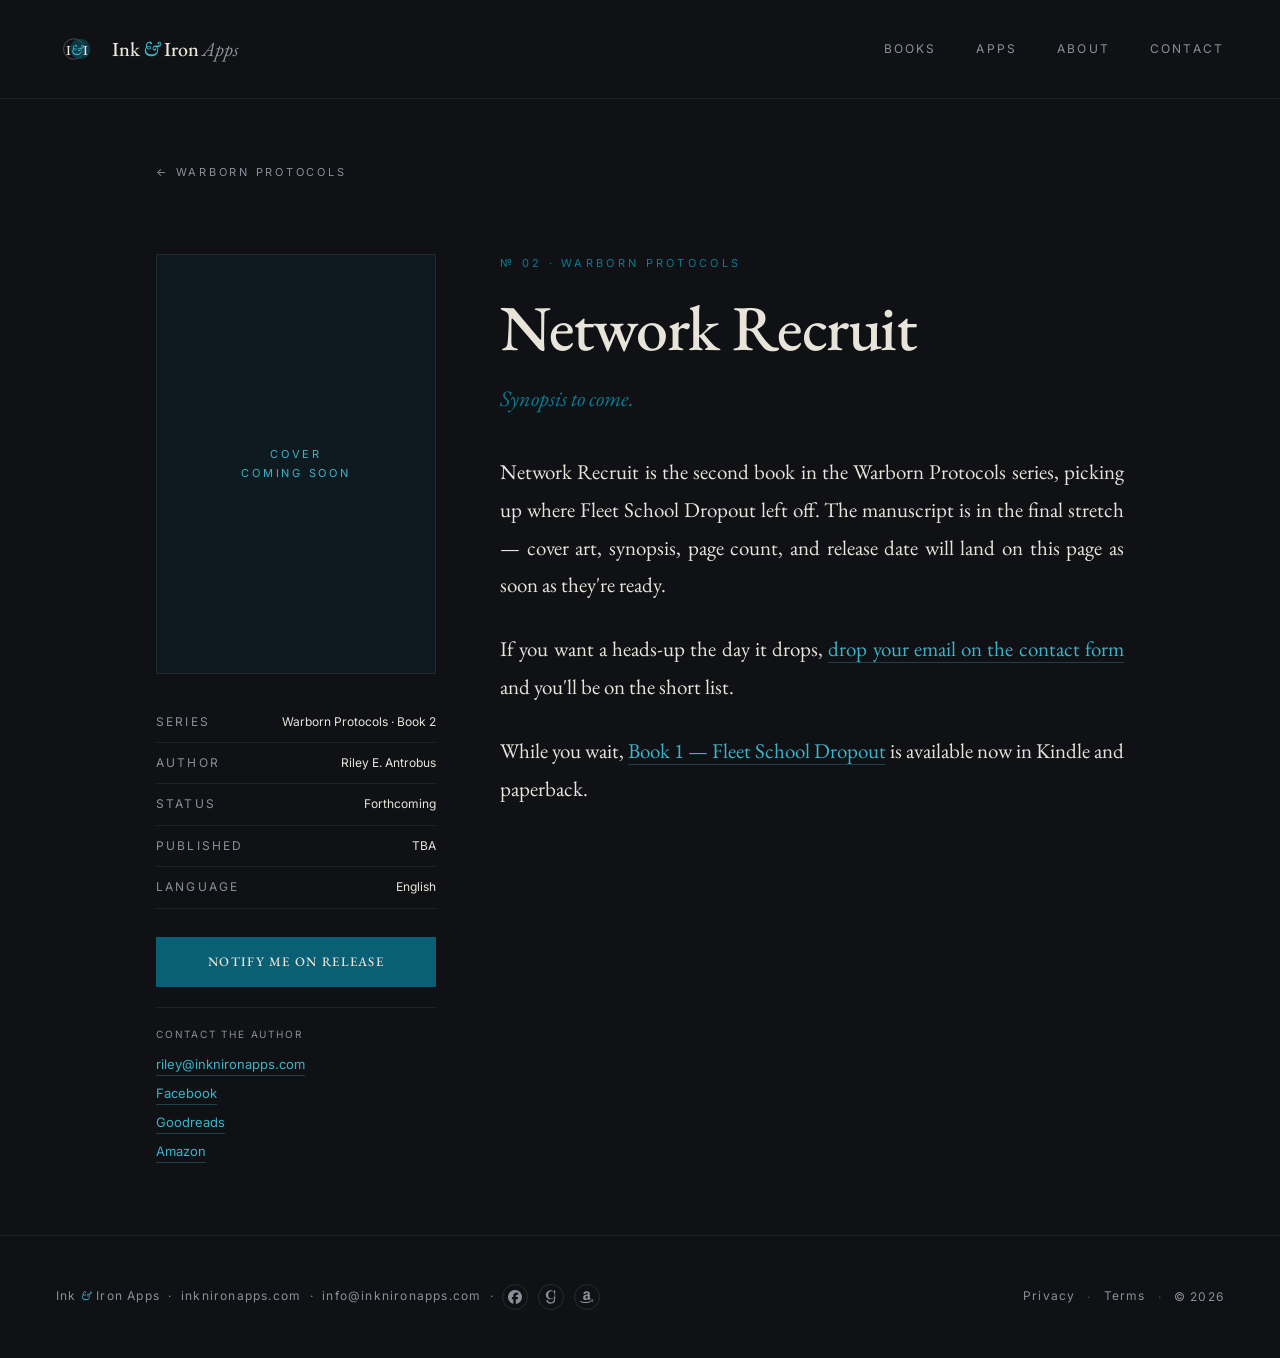
<file: books/warborn-protocols/network-recruit.html>
<!DOCTYPE html>
<html lang="en">
<head>
<meta charset="UTF-8">
<meta name="viewport" content="width=device-width, initial-scale=1.0">
<title>Network Recruit (Warborn Protocols, Book 2) — Riley E. Antrobus</title>
<meta name="description" content="Network Recruit — Warborn Protocols Book 2 by Riley E. Antrobus. Forthcoming. Cover, synopsis, and release date coming soon.">
<meta name="author" content="Riley E. Antrobus">
<meta name="keywords" content="Network Recruit, Warborn Protocols Book 2, Riley E. Antrobus, military science fiction, space opera, forthcoming, upcoming release">
<link rel="canonical" href="https://inknironapps.com/books/warborn-protocols/network-recruit.html">

<link rel="icon" href="/favicon.ico" sizes="any">
<link rel="icon" type="image/png" sizes="32x32" href="/favicon-32.png">
<link rel="icon" type="image/png" sizes="16x16" href="/favicon-16.png">
<link rel="icon" type="image/svg+xml" href="/icon.svg">
<link rel="apple-touch-icon" sizes="180x180" href="/apple-touch-icon-180.png">
<link rel="manifest" href="/site.webmanifest">
<meta name="theme-color" content="#0F1115">

<meta property="og:type" content="book">
<meta property="og:url" content="https://inknironapps.com/books/warborn-protocols/network-recruit.html">
<meta property="og:site_name" content="Riley E. Antrobus">
<meta property="og:locale" content="en_US">
<meta property="og:title" content="Network Recruit (Warborn Protocols, Book 2)">
<meta property="og:description" content="Forthcoming. Warborn Protocols Book 2 by Riley E. Antrobus.">
<meta property="og:image" content="https://inknironapps.com/og-image-1200x630.png">
<meta property="book:author" content="Riley E. Antrobus">
<meta name="twitter:card" content="summary_large_image">
<meta name="twitter:title" content="Network Recruit (Warborn Protocols, Book 2)">
<meta name="twitter:description" content="Forthcoming. Warborn Protocols Book 2 by Riley E. Antrobus.">
<meta name="twitter:image" content="https://inknironapps.com/og-image-1200x630.png">

<link href="https://fonts.googleapis.com/css2?family=EB+Garamond:ital,wght@0,400;0,500;0,700;1,400;1,500&family=Inter:wght@300;400;500&display=swap" rel="stylesheet">
<link rel="stylesheet" href="/style.css">

<script type="application/ld+json">
{
  "@context": "https://schema.org",
  "@type": "BreadcrumbList",
  "itemListElement": [
    { "@type": "ListItem", "position": 1, "name": "Home", "item": "https://inknironapps.com/" },
    { "@type": "ListItem", "position": 2, "name": "Books", "item": "https://inknironapps.com/books/" },
    { "@type": "ListItem", "position": 3, "name": "Warborn Protocols", "item": "https://inknironapps.com/books/warborn-protocols/" },
    { "@type": "ListItem", "position": 4, "name": "Network Recruit", "item": "https://inknironapps.com/books/warborn-protocols/network-recruit.html" }
  ]
}
</script>
<script type="application/ld+json">
{
  "@context": "https://schema.org",
  "@type": "Book",
  "name": "Network Recruit",
  "alternateName": "Network Recruit (Warborn Protocols, Book 2)",
  "url": "https://inknironapps.com/books/warborn-protocols/network-recruit.html",
  "description": "Warborn Protocols Book 2 by Riley E. Antrobus. Forthcoming.",
  "author": {
    "@type": "Person",
    "name": "Riley E. Antrobus",
    "url": "https://inknironapps.com/"
  },
  "inLanguage": "en",
  "genre": ["Science Fiction", "Military Science Fiction"],
  "isPartOf": {
    "@type": "BookSeries",
    "name": "Warborn Protocols",
    "url": "https://inknironapps.com/books/warborn-protocols/"
  },
  "position": 2,
  "bookEdition": "Forthcoming"
}
</script>
</head>
<body>

<nav>
  <a class="brand-mini" href="/">
    <svg viewBox="0 0 512 512">
      <circle cx="216" cy="256" r="124" fill="none" stroke="#E8E4DA" stroke-width="6" opacity="0.55"/>
      <circle cx="296" cy="256" r="124" fill="#095F73" opacity="0.5"/>
      <text x="256" y="330" font-family="EB Garamond,Georgia,serif" font-weight="500" font-size="170" fill="#E8E4DA" text-anchor="middle" letter-spacing="-2">I<tspan font-style="italic" fill="#3BB3C9" dx="2">&amp;</tspan><tspan dx="2">I</tspan></text>
    </svg>
    <div><b>Ink</b><em>&amp;</em><b>Iron</b> <span class="apps-label">Apps</span></div>
  </a>
  <ul>
    <li><a href="/#books">Books</a></li>
    <li><a href="/#apps">Apps</a></li>
    <li><a href="/#about">About</a></li>
    <li><a href="/contact.html">Contact</a></li>
  </ul>
</nav>

<section class="book-detail">
  <a class="back-link" href="/books/warborn-protocols/">&larr; Warborn Protocols</a>
  <div class="book-layout">
    <aside class="book-cover">
      <div style="background:rgba(9,95,115,0.12);border:1px solid rgba(232,228,218,0.08);aspect-ratio:2/3;display:flex;align-items:center;justify-content:center;border-radius:0;">
        <span style="font-family:'Inter',sans-serif;font-size:11px;letter-spacing:0.25em;text-transform:uppercase;color:var(--teal-bright);text-align:center;padding:0 16px;">Cover<br>coming soon</span>
      </div>
      <div class="book-meta">
        <div class="meta-row"><span>Series</span><span><a href="/books/warborn-protocols/">Warborn Protocols</a> · Book 2</span></div>
        <div class="meta-row"><span>Author</span><span>Riley E. Antrobus</span></div>
        <div class="meta-row"><span>Status</span><span>Forthcoming</span></div>
        <div class="meta-row"><span>Published</span><span>TBA</span></div>
        <div class="meta-row"><span>Language</span><span>English</span></div>
      </div>
      <div class="buy-stack">
        <a class="btn btn-p" href="/contact.html?topic=author">Notify me on release</a>
      </div>
      <div class="author-contact">
        <span>Contact the author</span>
        <a href="mailto:riley@inknironapps.com">riley@inknironapps.com</a>
        <a href="https://www.facebook.com/people/Riley-E-Antrobus/61580037872318/" rel="noopener">Facebook</a>
        <a href="https://www.goodreads.com/author/show/58136422.Riley_E_Antrobus" rel="noopener">Goodreads</a>
        <a href="https://www.amazon.com/author/rileyeantrobus" rel="noopener">Amazon</a>
      </div>
    </aside>
    <div class="book-body">
      <div class="kicker">№ 02 · Warborn Protocols</div>
      <h1>Network Recruit</h1>
      <p class="tagline"><em>Synopsis to come.</em></p>
      <div class="essay">
        <p>Network Recruit is the second book in the Warborn Protocols series, picking up where Fleet School Dropout left off. The manuscript is in the final stretch — cover art, synopsis, page count, and release date will land on this page as soon as they're ready.</p>
        <p>If you want a heads-up the day it drops, <a href="/contact.html?topic=author">drop your email on the contact form</a> and you'll be on the short list.</p>
        <p>While you wait, <a href="/books/warborn-protocols/fleet-school-dropout.html">Book 1 — Fleet School Dropout</a> is available now in Kindle and paperback.</p>
      </div>
    </div>
  </div>
</section>

<footer>
  <div>Ink <span class="amp">&amp;</span> Iron Apps &nbsp;·&nbsp; <a href="https://inknironapps.com">inknironapps.com</a> &nbsp;·&nbsp; <a href="mailto:info@inknironapps.com">info@inknironapps.com</a> &nbsp;·&nbsp; <span class="footer-socials"><a href="https://www.facebook.com/people/Riley-E-Antrobus/61580037872318/" rel="noopener" aria-label="Facebook on Facebook" title="Facebook"><svg viewBox="0 0 24 24" width="14" height="14" fill="currentColor" aria-hidden="true"><path d="M9.101 23.691v-7.98H6.627v-3.667h2.474v-1.58c0-4.085 1.848-5.978 5.858-5.978.401 0 .955.042 1.468.103a8.68 8.68 0 0 1 1.141.195v3.325a8.623 8.623 0 0 0-.653-.036 26.805 26.805 0 0 0-.733-.009c-.707 0-1.259.096-1.675.309a1.686 1.686 0 0 0-.679.622c-.258.42-.374.995-.374 1.752v1.297h3.919l-.386 2.103-.287 1.564h-3.246v8.245C19.396 23.238 24 18.179 24 12.044c0-6.627-5.373-12-12-12s-12 5.373-12 12c0 5.628 3.874 10.35 9.101 11.647Z"/></svg></a><a href="https://www.goodreads.com/author/show/58136422.Riley_E_Antrobus" rel="noopener" aria-label="Riley E. Antrobus on Goodreads" title="Goodreads"><svg viewBox="0 0 24 24" width="14" height="14" fill="currentColor" aria-hidden="true"><path d="M11.43 23.995c-3.608-.208-6.274-2.077-7.062-4.929-.151-.55-.244-1.7-.144-1.794.031-.03.527-.075 1.42-.131l.788-.048.043.21c.219 1.07.473 1.652.997 2.286.692.837 1.704 1.355 3.099 1.587.624.103 2.022.046 2.638-.109 1.609-.404 2.713-1.317 3.336-2.758.464-1.073.594-1.904.652-4.157l.046-1.776-.226.41c-.94 1.71-2.732 2.851-4.913 3.13-3.388.433-6.652-1.234-8.041-4.107-2.198-4.547.165-9.864 4.933-11.101.674-.175 2.052-.245 2.79-.142 1.704.237 3.171 1.005 4.241 2.22.219.249.413.451.43.448.018-.003.034-.555.037-1.226l.005-1.221h2.71l-.004 7.675c-.003 7.234-.016 7.762-.221 8.92-.535 3.034-2.379 4.992-5.249 5.573-.628.127-2.354.221-2.949.16zm2.012-9.46c2.487-.358 4.181-2.054 4.685-4.689.143-.748.135-2.484-.014-3.242-.535-2.69-2.421-4.469-4.92-4.642-3.453-.236-5.961 2.476-5.961 6.456 0 2.604 1.097 4.658 2.948 5.515.984.456 2.121.605 3.262.616z"/></svg></a><a href="https://www.amazon.com/author/rileyeantrobus" rel="noopener" aria-label="Riley E. Antrobus on Amazon" title="Amazon Author Page"><svg viewBox="0 0 24 24" width="14" height="14" fill="currentColor" aria-hidden="true"><path d="M15.93 17.09c-.18.16-.43.17-.63.06-.89-.74-1.05-1.08-1.54-1.79-1.47 1.5-2.51 1.95-4.42 1.95-2.25 0-4.01-1.39-4.01-4.17 0-2.18 1.17-3.64 2.86-4.38 1.46-.64 3.49-.76 5.04-.93V7.5c0-.66.05-1.41-.33-1.96-.32-.49-.95-.7-1.5-.7-1.02 0-1.93.52-2.15 1.61-.05.24-.25.48-.47.49l-2.6-.28c-.22-.05-.46-.22-.4-.56C6.27 2.91 9.1 2 11.6 2c1.32 0 3.04.35 4.07 1.34C16.94 4.57 16.81 6.21 16.81 8v4.17c0 1.25.52 1.81 1 2.49.17.25.21.54-.01.72-.54.46-1.5 1.29-2.03 1.76M13.23 10.7v-.55c-1.94 0-3.99.41-3.99 2.71 0 1.16.6 1.95 1.63 1.95.76 0 1.43-.46 1.86-1.22.53-.93.5-1.81.5-2.89m6.9 8.42c-2.93 2.16-7.18 3.31-10.83 3.31-5.12 0-9.74-1.89-13.23-5.04-.27-.25-.03-.59.3-.4 3.78 2.2 8.45 3.52 13.27 3.52 3.25 0 6.81-.67 10.09-2.06.5-.21.91.32.4.69m1.21-1.39c-.37-.48-2.47-.23-3.41-.11-.28.03-.32-.21-.06-.4 1.67-1.17 4.41-.83 4.73-.44.32.4-.09 3.14-1.66 4.45-.24.2-.47.09-.36-.17.34-.85 1.13-2.84.76-3.33z"/></svg></a></span></div>
  <div class="footer-legal">
    <a href="/privacy-policy.html">Privacy</a>
    <span class="sep">·</span>
    <a href="/terms.html">Terms</a>
    <span class="sep">·</span>
    <span>&copy; 2026</span>
  </div>
</footer>

</body>
</html>
</file>
<file: style.css>
:root {
  --bg: #0F1115;
  --paper: #E8E4DA;
  --muted: #8A8F9A;
  --teal: #095F73;
  --teal-light: #0E7A91;
  --teal-bright: #3BB3C9;
}

* { margin: 0; padding: 0; box-sizing: border-box; }

body {
  background: var(--bg);
  color: var(--paper);
  font-family: 'EB Garamond', Georgia, serif;
  font-size: 18px;
  line-height: 1.7;
}

a { color: inherit; text-decoration: none; }

/* ---------- Nav ---------- */
nav {
  display: flex;
  justify-content: space-between;
  align-items: center;
  padding: 28px 56px;
  border-bottom: 1px solid rgba(232, 228, 218, 0.08);
  flex-wrap: wrap;
  gap: 16px;
}

.brand-mini {
  display: flex;
  align-items: center;
  gap: 14px;
  font-size: 20px;
  letter-spacing: -0.2px;
}
.brand-mini svg { width: 42px; height: 42px; display: block; }
.brand-mini b { font-weight: 500; }
.brand-mini em { color: var(--teal-bright); font-style: italic; font-weight: 500; margin: 0 4px; }
.brand-mini .apps-label { color: var(--muted); font-style: italic; }

nav ul {
  display: flex;
  gap: 40px;
  list-style: none;
  font-family: 'Inter', sans-serif;
  font-size: 12px;
  letter-spacing: 0.18em;
  text-transform: uppercase;
  color: var(--muted);
}
nav ul a:hover { color: var(--paper); }

/* ---------- Hero ---------- */
.hero {
  min-height: 72vh;
  display: flex;
  flex-direction: column;
  justify-content: center;
  align-items: center;
  text-align: center;
  padding: 56px 24px;
  position: relative;
  overflow: hidden;
}
.hero::before {
  content: '';
  position: absolute;
  top: 10%; left: 50%;
  transform: translateX(-50%);
  width: 1100px; height: 1100px;
  border: 1px solid rgba(9, 95, 115, 0.12);
  border-radius: 50%;
  pointer-events: none;
}
.hero::after {
  content: '';
  position: absolute;
  top: 22%; left: 50%;
  transform: translateX(-50%);
  width: 720px; height: 720px;
  border: 1px solid rgba(9, 95, 115, 0.07);
  border-radius: 50%;
  pointer-events: none;
}

.hero-mark {
  width: 180px;
  height: 180px;
  margin-bottom: 28px;
  position: relative;
}

.eyebrow {
  font-family: 'Inter', sans-serif;
  font-size: 11px;
  letter-spacing: 0.4em;
  text-transform: uppercase;
  color: var(--teal-light);
  margin-bottom: 28px;
  position: relative;
}

.hero h1 {
  font-size: clamp(48px, 7.5vw, 100px);
  font-weight: 500;
  letter-spacing: -0.03em;
  line-height: 1.05;
  margin-bottom: 28px;
  position: relative;
  max-width: 18ch;
}
.hero h1 .amp { font-style: italic; color: var(--teal-bright); font-weight: 500; }
section h2 .amp { font-style: italic; color: var(--teal-bright); font-weight: 500; }
.hero h1 .apps {
  font-size: 0.5em;
  color: var(--muted);
  font-weight: 400;
  vertical-align: 0.45em;
  margin-left: 0.1em;
  font-style: italic;
}

.rule {
  width: 60px;
  height: 1px;
  background: var(--teal);
  margin: 20px auto;
  position: relative;
}

.tag {
  font-style: italic;
  font-size: 22px;
  color: var(--muted);
  position: relative;
  margin-bottom: 48px;
}

.cta {
  display: flex;
  gap: 16px;
  justify-content: center;
  position: relative;
  font-family: 'Inter', sans-serif;
  flex-wrap: wrap;
}
.btn {
  padding: 13px 34px;
  font-size: 13px;
  font-weight: 500;
  letter-spacing: 0.1em;
  text-transform: uppercase;
  border: 1px solid;
  border-radius: 0;
  cursor: pointer;
  transition: all .2s;
  display: inline-block;
}
.btn-p { background: var(--teal); color: var(--paper); border-color: var(--teal); }
.btn-p:hover { background: var(--teal-light); border-color: var(--teal-light); }
.btn-s { background: transparent; color: var(--paper); border-color: rgba(232, 228, 218, 0.25); }
.btn-s:hover { border-color: var(--paper); }

/* ---------- Sections (landing.html pattern) ---------- */
section {
  max-width: 1080px;
  margin: 0 auto;
  padding: 72px 56px;
  border-top: 1px solid rgba(232, 228, 218, 0.06);
}

.kicker {
  font-family: 'Inter', sans-serif;
  font-size: 11px;
  letter-spacing: 0.3em;
  text-transform: uppercase;
  color: var(--teal-light);
  margin-bottom: 22px;
}

section h2 {
  font-size: 52px;
  font-weight: 400;
  letter-spacing: -0.02em;
  line-height: 1.1;
  margin-bottom: 40px;
  max-width: 720px;
}
section h2 em { color: var(--teal-light); }

/* Column grid (catalogue style) */
.cols {
  display: grid;
  grid-template-columns: repeat(3, 1fr);
  gap: 48px;
}
.col h3 {
  font-size: 26px;
  font-weight: 500;
  margin-bottom: 14px;
  font-style: italic;
}
.col p { color: var(--muted); font-size: 17px; }
.col .num {
  font-family: 'Inter', sans-serif;
  font-size: 11px;
  letter-spacing: 0.25em;
  color: var(--teal-light);
  margin-bottom: 18px;
  display: block;
}

/* 2-col variant for the legal index */
.cols.cols-2 { grid-template-columns: repeat(2, 1fr); }

/* Section lede paragraph (under h2, above grid) */
.lede {
  max-width: 680px;
  font-size: 21px;
  line-height: 1.6;
  color: var(--paper);
  margin-top: -20px;
  margin-bottom: 36px;
}

/* Section foot — small CTA row under cols */
.section-foot {
  margin-top: 32px;
  font-family: 'Inter', sans-serif;
}
.link-arrow {
  font-size: 12px;
  letter-spacing: 0.18em;
  text-transform: uppercase;
  color: var(--teal-bright);
  border-bottom: 1px solid rgba(59, 179, 201, 0.3);
  padding-bottom: 4px;
  transition: color .2s, border-color .2s;
}
.link-arrow:hover { color: var(--paper); border-bottom-color: var(--paper); }

/* When cols are links (the index page) */
a.col {
  color: inherit;
  display: block;
  padding: 32px;
  margin: -32px;
  transition: background 0.2s, transform 0.2s;
  border: 1px solid transparent;
}
a.col:hover {
  background: rgba(9, 95, 115, 0.06);
  border-color: rgba(59, 179, 201, 0.25);
  transform: translateY(-2px);
}
a.col:hover h3 { color: var(--teal-bright); }

/* Essay / prose block */
.essay {
  max-width: 680px;
  font-size: 21px;
  line-height: 1.8;
  color: var(--paper);
}
.essay p + p { margin-top: 26px; }
.essay h3 {
  font-family: 'EB Garamond', Georgia, serif;
  font-size: 28px;
  font-weight: 500;
  font-style: italic;
  color: var(--paper);
  margin-top: 52px;
  margin-bottom: 16px;
  letter-spacing: -0.01em;
}
.essay h3:first-child { margin-top: 0; }
.essay ul { margin: 18px 0 26px; padding-left: 24px; }
.essay li { margin-bottom: 10px; }
.essay strong { font-weight: 500; color: var(--paper); }
.essay a { color: var(--teal-bright); border-bottom: 1px solid rgba(59, 179, 201, 0.3); }
.essay a:hover { border-bottom-color: var(--teal-bright); }
.essay .pull {
  font-size: 32px;
  font-style: italic;
  color: var(--teal-light);
  line-height: 1.3;
  margin: 36px 0;
  padding-left: 24px;
  border-left: 2px solid var(--teal);
}
.essay .effective-date {
  display: block;
  font-family: 'Inter', sans-serif;
  font-size: 11px;
  letter-spacing: 0.3em;
  text-transform: uppercase;
  color: var(--teal-light);
  margin-bottom: 40px;
}

/* Back link on legal pages */
.back-link {
  display: inline-block;
  font-family: 'Inter', sans-serif;
  font-size: 11px;
  letter-spacing: 0.25em;
  text-transform: uppercase;
  color: var(--muted);
  margin-bottom: 40px;
  transition: color 0.2s;
}
.back-link:hover { color: var(--teal-bright); }

/* ---------- Book cards (used on home + /books/) ---------- */
.book-card {
  display: grid;
  grid-template-columns: 200px 1fr;
  gap: 36px;
  padding: 28px;
  margin: 0 0 20px;
  border: 1px solid rgba(232, 228, 218, 0.08);
  background: rgba(9, 95, 115, 0.02);
  color: inherit;
  transition: background .2s, border-color .2s, transform .2s;
  align-items: start;
}
.book-card:hover {
  background: rgba(9, 95, 115, 0.06);
  border-color: rgba(59, 179, 201, 0.25);
  transform: translateY(-2px);
}
.book-card:hover h3 a { color: var(--teal-bright); }
.book-card-body h3 a { color: inherit; transition: color .2s; }
.book-card-body h3 a:hover { color: var(--teal-bright); }
.book-card-cover { display: block; }
.book-card-cover img {
  width: 100%;
  height: auto;
  display: block;
  box-shadow: 0 18px 40px rgba(0, 0, 0, 0.45), 0 2px 6px rgba(0, 0, 0, 0.3);
  transition: transform .2s;
}
.book-card-cover:hover img { transform: scale(1.02); }
.book-card-body h3 {
  font-size: 32px;
  font-weight: 500;
  font-style: italic;
  margin: 8px 0 12px;
  line-height: 1.15;
}
.book-card-body .num {
  font-family: 'Inter', sans-serif;
  font-size: 11px;
  letter-spacing: 0.25em;
  text-transform: uppercase;
  color: var(--teal-light);
  display: block;
}
.book-card-body .tagline {
  color: var(--paper);
  font-size: 19px;
  margin-bottom: 14px;
}
.book-card-body p { color: var(--muted); font-size: 17px; margin-bottom: 18px; }

/* Editions row inside card */
.editions {
  display: flex;
  flex-wrap: wrap;
  gap: 10px;
  margin: 18px 0 6px;
  font-family: 'Inter', sans-serif;
}
.edition-btn {
  display: inline-block;
  font-size: 11px;
  letter-spacing: 0.18em;
  text-transform: uppercase;
  padding: 8px 16px;
  border: 1px solid rgba(232, 228, 218, 0.25);
  color: var(--paper);
  transition: border-color .2s, background .2s, color .2s;
}
.edition-btn:hover {
  border-color: var(--teal-bright);
  color: var(--teal-bright);
  background: rgba(59, 179, 201, 0.06);
}
.edition-btn.primary {
  background: var(--teal);
  border-color: var(--teal);
}
.edition-btn.primary:hover {
  background: var(--teal-light);
  border-color: var(--teal-light);
  color: var(--paper);
}
.edition-btn.ghost {
  border-color: transparent;
  color: var(--muted);
  padding-left: 8px;
  padding-right: 8px;
}
.edition-btn.ghost:hover {
  border-color: transparent;
  color: var(--teal-bright);
  background: transparent;
}

/* ---------- Book detail page ---------- */
.book-detail { padding: 56px 56px 72px; max-width: 1080px; margin: 0 auto; border-top: none; }
.book-layout {
  display: grid;
  grid-template-columns: 280px 1fr;
  gap: 64px;
  margin-top: 32px;
  align-items: start;
}
.book-cover img {
  width: 100%;
  height: auto;
  display: block;
  box-shadow: 0 24px 60px rgba(0, 0, 0, 0.5), 0 4px 10px rgba(0, 0, 0, 0.3);
}
.book-meta {
  margin-top: 28px;
  font-family: 'Inter', sans-serif;
  font-size: 12px;
}
.book-meta .meta-row {
  display: flex;
  justify-content: space-between;
  gap: 12px;
  padding: 10px 0;
  border-bottom: 1px solid rgba(232, 228, 218, 0.08);
}
.book-meta .meta-row span:first-child {
  letter-spacing: 0.18em;
  text-transform: uppercase;
  color: var(--muted);
}
.book-meta .meta-row span:last-child { color: var(--paper); text-align: right; }

.buy-stack { display: flex; flex-direction: column; gap: 10px; margin-top: 28px; }
.buy-stack .btn { text-align: center; }

.book-body h1 {
  font-size: clamp(40px, 6vw, 64px);
  font-weight: 500;
  letter-spacing: -0.02em;
  line-height: 1.05;
  margin: 14px 0 18px;
}
.book-body .tagline {
  font-size: 22px;
  color: var(--teal-light);
  margin-bottom: 36px;
}
.book-body .essay { max-width: 640px; }
.book-body .essay p { text-align: justify; hyphens: auto; -webkit-hyphens: auto; }

/* App cards mirror book cards but icon-sized */
/* ---------- Contact form ---------- */
.contact-page { max-width: 720px; margin: 0 auto; padding: 56px 56px 80px; }
.contact-status { margin: 0 0 28px; padding: 14px 18px; border-radius: 0; font-family: 'Inter', sans-serif; font-size: 14px; display: none; }
.contact-status.success { display: block; background: rgba(9, 95, 115, 0.18); border-left: 3px solid var(--teal-bright); color: var(--paper); }
.contact-status.error { display: block; background: rgba(170, 60, 60, 0.18); border-left: 3px solid #c75050; color: var(--paper); }
.contact-form { display: flex; flex-direction: column; gap: 22px; max-width: 640px; }
.contact-form label { display: flex; flex-direction: column; gap: 6px; font-family: 'Inter', sans-serif; }
.contact-form label > span {
  font-size: 11px;
  letter-spacing: 0.25em;
  text-transform: uppercase;
  color: var(--teal-light);
}
.contact-form input,
.contact-form select,
.contact-form textarea {
  font-family: 'Inter', sans-serif;
  font-size: 16px;
  padding: 12px 14px;
  background: rgba(232, 228, 218, 0.04);
  border: 1px solid rgba(232, 228, 218, 0.14);
  color: var(--paper);
  border-radius: 0;
  transition: border-color .2s, background .2s;
}
.contact-form textarea { resize: vertical; min-height: 140px; font-family: 'Inter', sans-serif; line-height: 1.5; }
.contact-form input:focus,
.contact-form select:focus,
.contact-form textarea:focus {
  outline: none;
  border-color: var(--teal-bright);
  background: rgba(9, 95, 115, 0.08);
}
.contact-form select option {
  background: #0F1115;
  color: #E8E4DA;
}
.contact-form button { align-self: flex-start; margin-top: 8px; cursor: pointer; }
.contact-form .honey { position: absolute; left: -10000px; width: 1px; height: 1px; overflow: hidden; }
@media (max-width: 720px) {
  .contact-page { padding: 40px 24px 56px; }
}

.footer-socials { display: inline-flex; gap: 10px; align-items: center; vertical-align: middle; }
.footer-socials a {
  display: inline-flex;
  align-items: center;
  justify-content: center;
  width: 26px;
  height: 26px;
  border: 1px solid rgba(232, 228, 218, 0.12);
  border-radius: 50%;
  color: inherit;
  transition: color .2s, border-color .2s, background .2s;
}
.footer-socials a:hover {
  color: var(--teal-bright);
  border-color: rgba(59, 179, 201, 0.35);
  background: rgba(9, 95, 115, 0.08);
}

.app-card {
  display: grid;
  grid-template-columns: 120px 1fr;
  gap: 28px;
  padding: 24px;
  margin: 0 0 16px;
  border: 1px solid rgba(232, 228, 218, 0.08);
  background: rgba(9, 95, 115, 0.02);
  color: inherit;
  transition: background .2s, border-color .2s, transform .2s;
  align-items: start;
}
.app-card:hover {
  background: rgba(9, 95, 115, 0.06);
  border-color: rgba(59, 179, 201, 0.25);
  transform: translateY(-2px);
}
.app-card:hover h3 a { color: var(--teal-bright); }
.app-card-body h3 a { color: inherit; transition: color .2s; }
.app-card-body h3 a:hover { color: var(--teal-bright); }
.app-card-icon { display: block; }
.app-card-icon img {
  width: 100%;
  height: auto;
  display: block;
  border-radius: 22px;
  box-shadow: 0 12px 28px rgba(0, 0, 0, 0.4), 0 2px 6px rgba(0, 0, 0, 0.25);
}
@media (max-width: 720px) {
  .app-card { grid-template-columns: 1fr; gap: 20px; padding: 24px; }
  .app-card-icon { max-width: 96px; }
}

.author-contact {
  margin-top: 20px;
  padding-top: 18px;
  border-top: 1px solid rgba(232, 228, 218, 0.08);
  display: flex;
  flex-direction: column;
  gap: 6px;
  font-family: 'Inter', sans-serif;
  font-size: 13px;
}
.author-contact span {
  text-transform: uppercase;
  letter-spacing: 0.18em;
  font-size: 10px;
  color: var(--muted);
  margin-bottom: 4px;
}
.author-contact a {
  color: var(--teal-bright);
  border-bottom: 1px solid rgba(59, 179, 201, 0.3);
  width: fit-content;
}
.author-contact a:hover { border-bottom-color: var(--teal-bright); }

/* ---------- Footer ---------- */
footer {
  padding: 48px 56px;
  border-top: 1px solid rgba(232, 228, 218, 0.08);
  display: flex;
  justify-content: space-between;
  gap: 24px;
  flex-wrap: wrap;
  color: var(--muted);
  font-family: 'Inter', sans-serif;
  font-size: 12px;
  letter-spacing: 0.1em;
}
footer a:hover { color: var(--paper); }
footer .amp {
  color: var(--teal-bright);
  font-style: italic;
  font-family: 'EB Garamond', Georgia, serif;
}
.footer-legal { display: flex; gap: 12px; align-items: center; }
.footer-legal a { border-bottom: 1px solid transparent; transition: color .2s, border-color .2s; }
.footer-legal a:hover { color: var(--paper); border-bottom-color: rgba(232, 228, 218, 0.3); }
.footer-legal .sep { opacity: 0.5; }

@media (max-width: 720px) {
  nav { padding: 20px 24px; }
  nav ul { gap: 20px; }
  section { padding: 48px 24px; }
  .cols, .cols.cols-2 { grid-template-columns: 1fr; gap: 28px; }
  footer { padding: 32px 24px; }
  section h2 { font-size: 38px; margin-bottom: 28px; }
  .lede { margin-top: -12px; margin-bottom: 28px; font-size: 18px; }
  .section-foot { margin-top: 24px; }
  .book-card { grid-template-columns: 1fr; gap: 20px; padding: 24px; }
  .book-card-cover { max-width: 200px; }
  .book-card-body h3 { font-size: 28px; }
  .book-layout { grid-template-columns: 1fr; gap: 32px; }
  .book-cover { max-width: 280px; margin: 0 auto; }
  .book-detail { padding: 40px 24px 56px; }
}
</file>
